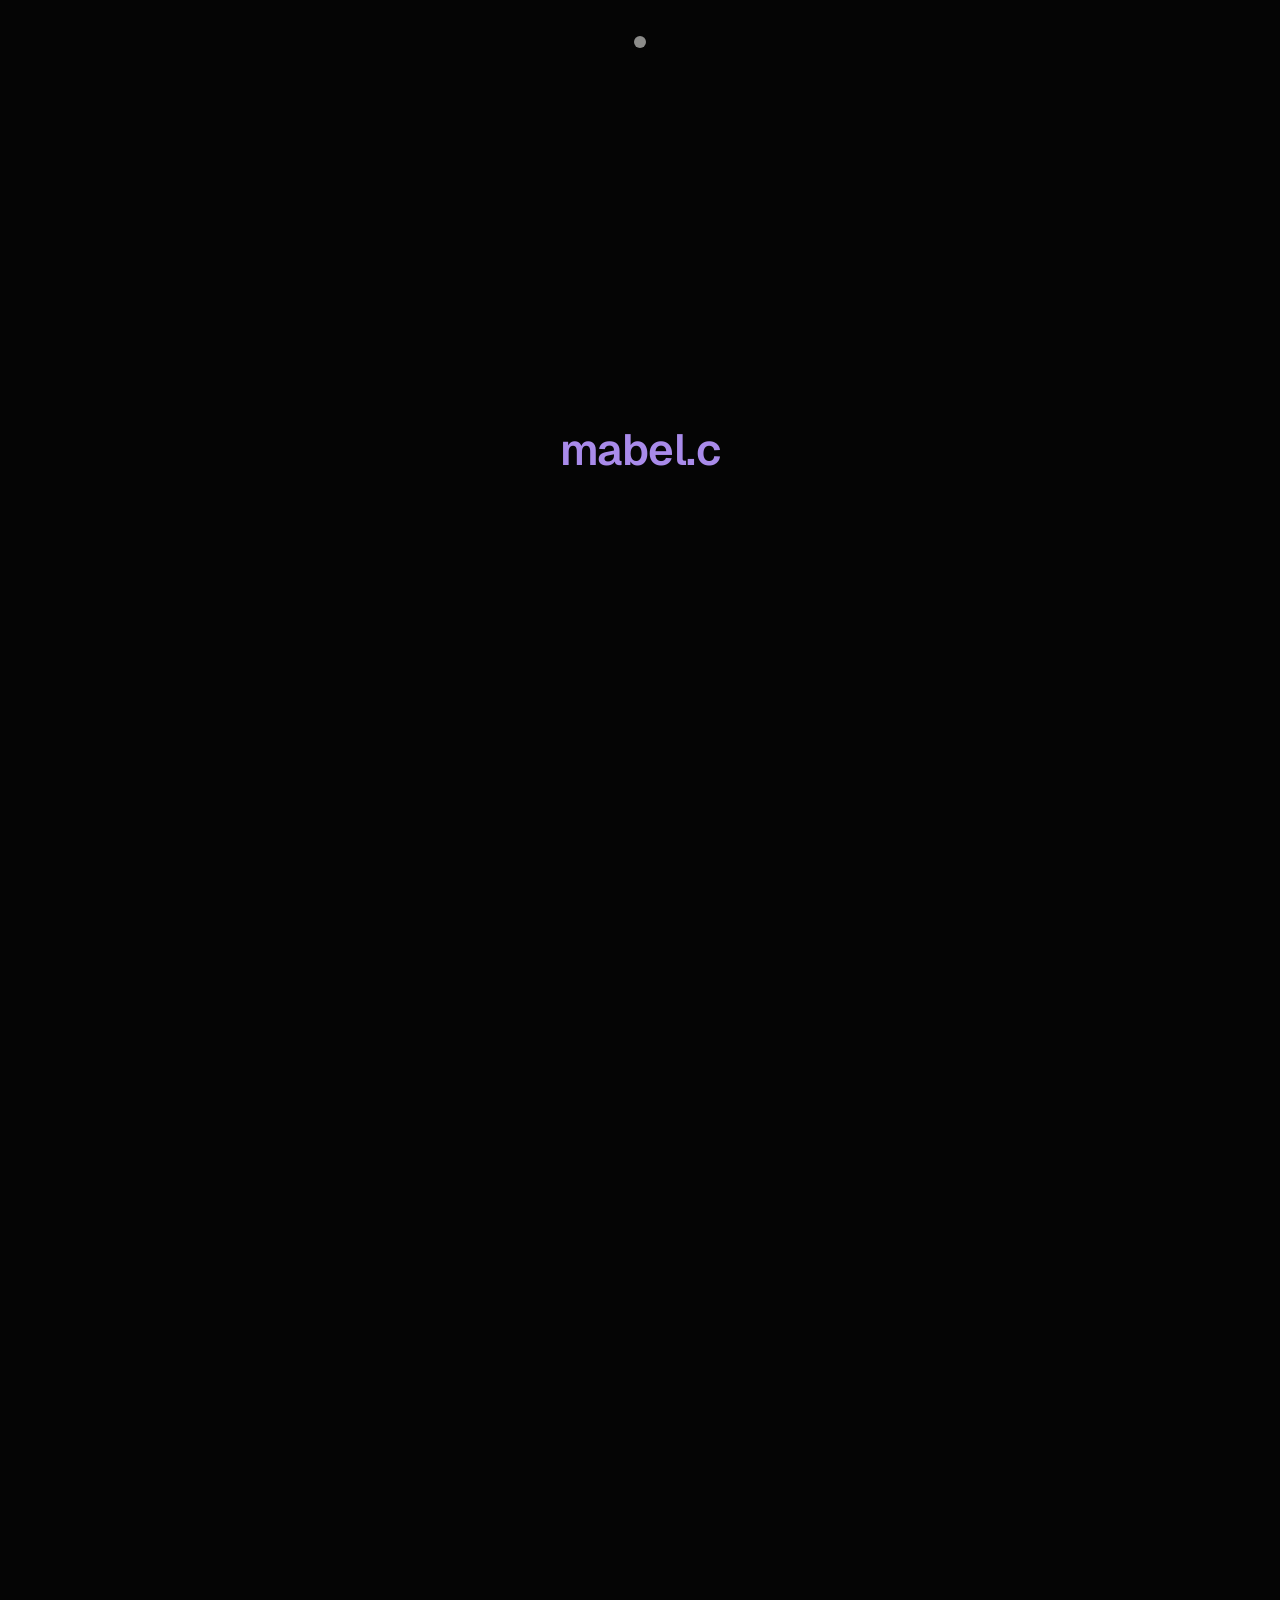
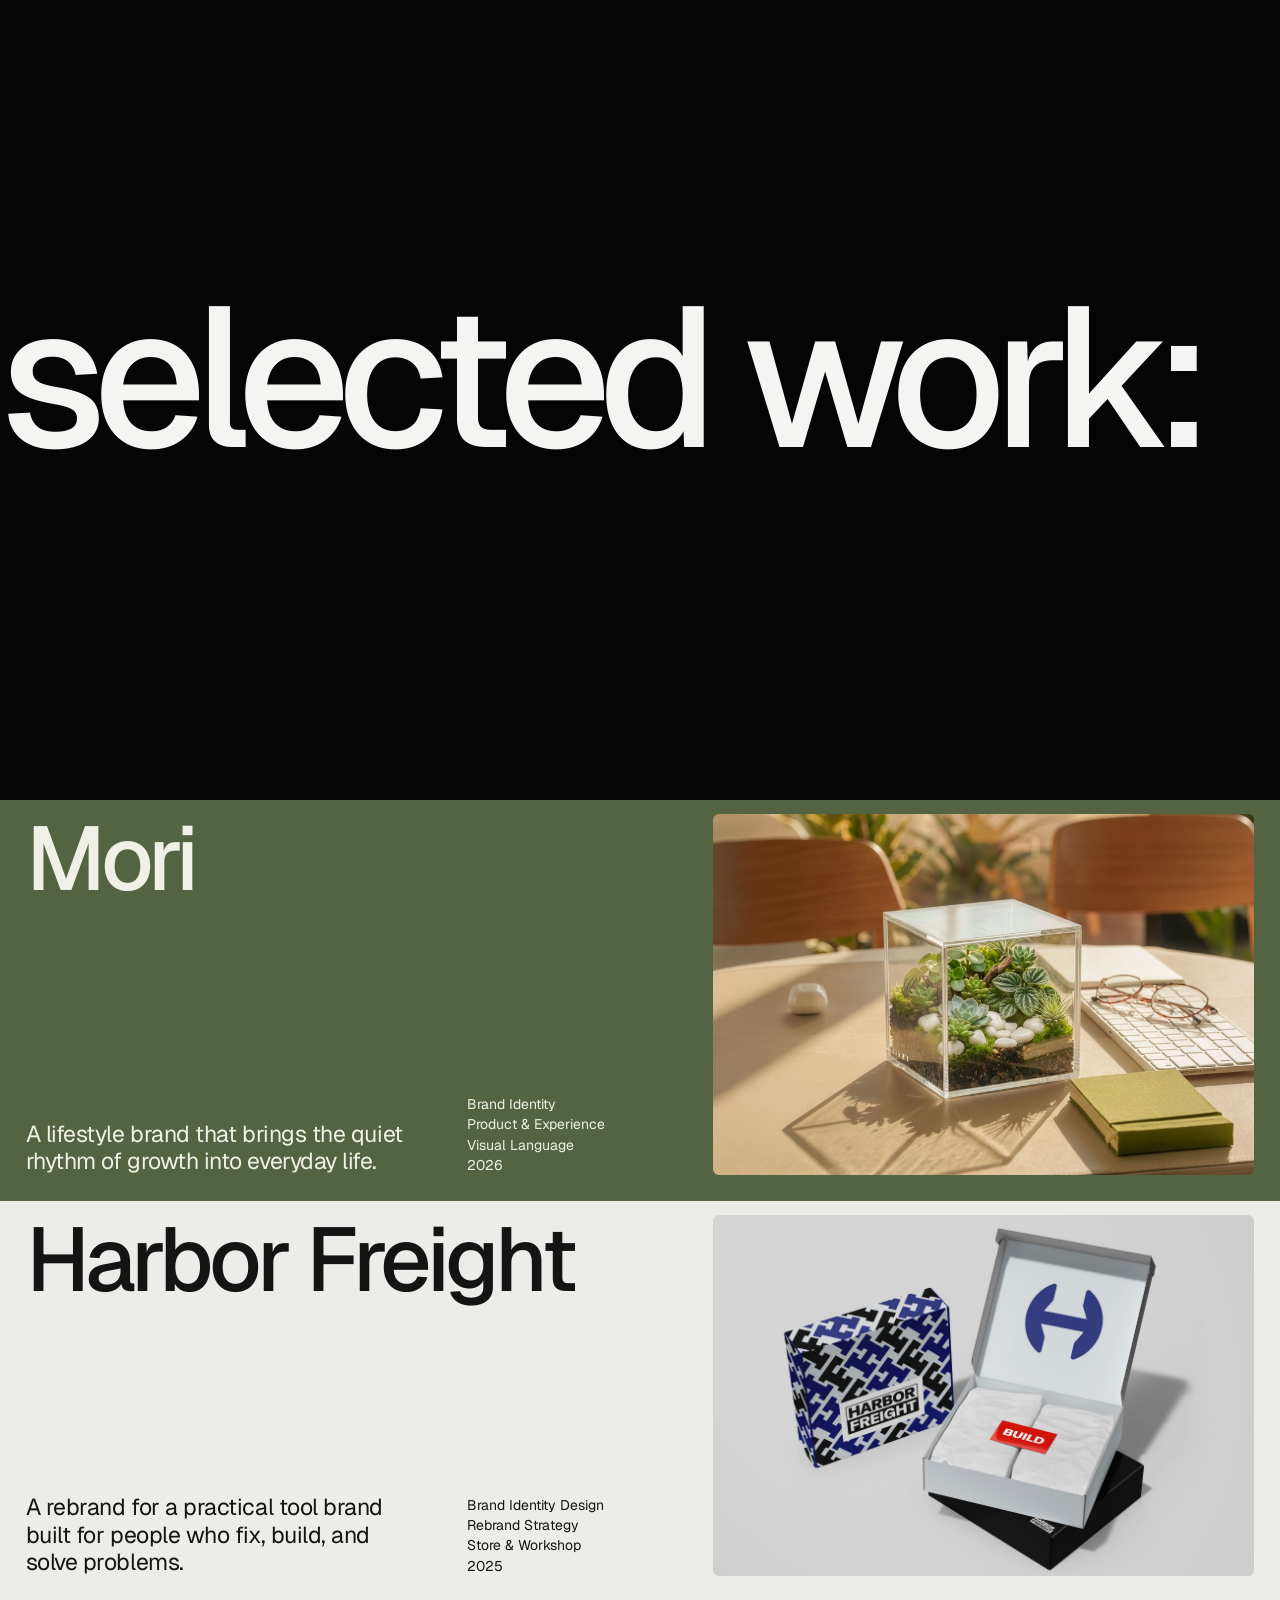
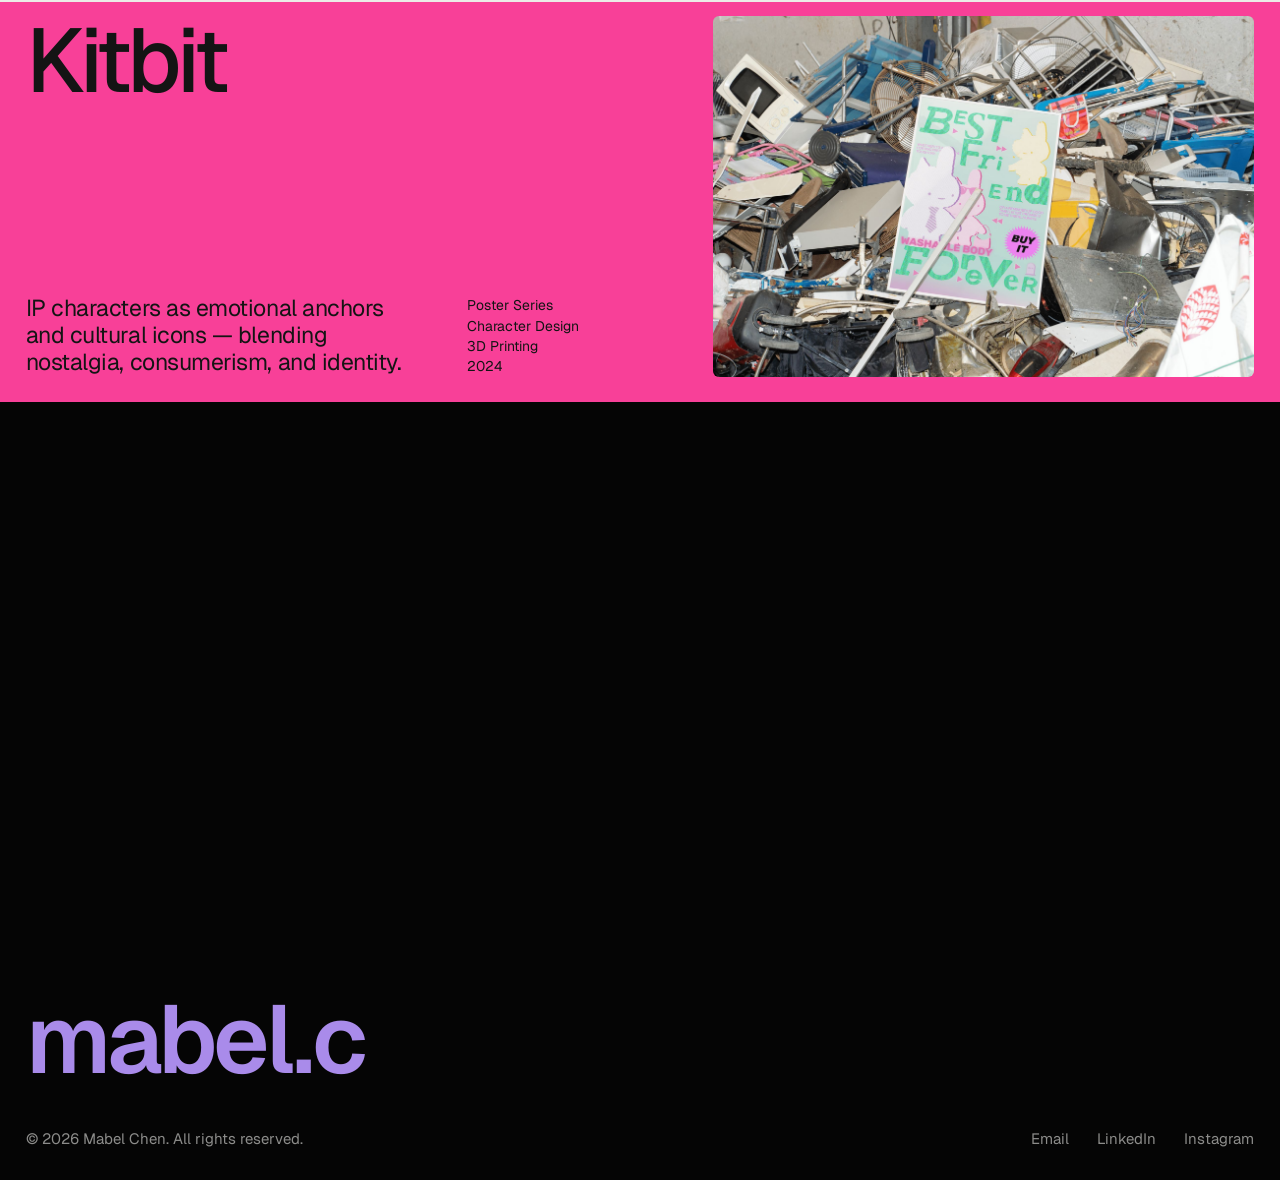
<file: index.html>
<!doctype html>
<html lang="en">
<head>
<meta charset="utf-8">
<meta name="viewport" content="width=device-width, initial-scale=1, viewport-fit=cover">
<title>mabel.chen — designer</title>
<meta name="description" content="Mabel Chen is a designer working across systems, narratives and quiet emotions.">
<link rel="icon" href="favicon.ico">
<link rel="preconnect" href="https://fonts.googleapis.com">
<link rel="preconnect" href="https://fonts.gstatic.com" crossorigin>
<link rel="stylesheet" href="https://fonts.googleapis.com/css2?family=Geist:wght@400..700&display=swap">
<link rel="stylesheet" href="style.css">
<script>try{if(localStorage.getItem('mc-theme')==='light')document.documentElement.setAttribute('data-theme','light')}catch(e){}</script>
</head>
<body>
<header class="hdr" style="opacity:0;pointer-events:none">
<a class="logo" href="index.html#selected" aria-label="mabel.chen — selected work"><span aria-hidden="true" style="display:inline-flex;align-items:flex-start"><span class="cube"><span class="cube-in"><span class="f f1">mabel</span><span class="f f2">m</span></span></span><span>.</span><span class="cube"><span class="cube-in"><span class="f f1">c</span><span class="f f2 fx">chen</span></span></span></span></a>
<nav aria-label="Primary"><a href="playground.html">playground</a><a href="about.html">about</a></nav>
</header>
<button type="button" class="tg" aria-label="Switch to day mode"><i></i></button>

<main>
<section class="hero" id="hero">
<div class="stage">
<h1 class="sr">mabel.chen — design that begins with close observation of everyday life. Systems; narratives; quiet emotions.</h1>

<div class="layer sent" aria-hidden="true">
<div class="sent-grid">
<div class="row" style="gap:.38em"><span><span data-k="w0">design</span> <span data-k="w1">that</span></span><span class="sb" data-k="b0"><img src="img/obs-notes.jpg" alt=""></span></div>
<div class="row" style="justify-content:flex-end"><span><span data-k="w2">begins</span> <span data-k="w3">with</span></span></div>
<div class="row" style="justify-content:space-between"><span style="display:flex;align-items:flex-end;gap:.18em"><span data-k="w4">close</span><span class="sb" data-k="b1" style="width:1.69em;height:1.69em;margin-top:-.69em"><img src="img/obs-ink.jpg" alt="" style="object-position:50% 45%"></span></span><span class="sb" data-k="b2" style="height:1.15em;margin-bottom:-.15em"><img src="img/obs-poster.jpg" alt=""></span></div>
<div><span data-k="w5">observation</span> <span data-k="w6">of</span></div>
<div style="justify-self:end;display:grid;width:max-content"><div><span data-k="w7">everyday</span> <span data-k="w8">life</span></div><span class="sb" data-k="b3" style="height:2.4em;margin-top:.06em"><img src="img/obs-figure.jpg" alt=""></span></div>
</div>
</div>

<div class="layer vals" aria-hidden="true" style="opacity:0">
<div class="vals-in">
<span style="text-align:left">systems;</span>
<span style="text-align:right">narratives;</span>
<span style="text-align:left;margin-top:.3em">quiet</span>
<span style="text-align:left;padding-left:30%"><span style="position:relative;display:inline-block">emotions.<span class="emo"><img class="cover" src="img/mori-desk.jpg" alt=""></span></span></span>
</div>
</div>

<a class="zoom" href="mori.html" data-items='[{"name":"Mori","title":"Mori · 2026","href":"mori.html"},{"name":"Harbor Freight","title":"Harbor Freight · 2025","href":"harbor-freight.html"},{"name":"Kitbit","title":"Kitbit · 2024","href":"kitbit.html"}]' aria-label="Open Mori">
<div class="zi"><img src="img/mori-desk.jpg" alt="Mori posters at a park entrance"></div>
<div class="zi" style="clip-path:inset(100% 0 0 0)"><img src="img/hf-billboard.jpg" alt="Harbor Freight billboard campaign" loading="lazy"></div>
<div class="zi" style="clip-path:inset(100% 0 0 0)"><img src="img/kb-street.jpg" alt="Kitbit posters on the street" loading="lazy"></div>
<div class="cap" style="opacity:0"><span class="cap-t"></span><span class="cap-i"></span></div>
</a>

<button type="button" class="intro" aria-label="Enter mabel.chen portfolio"><span class="logo"><span aria-hidden="true" style="display:inline-flex;align-items:flex-start"><span class="cube"><span class="cube-in"><span class="f f1">mabel</span><span class="f f2">m</span></span></span><span>.</span><span class="cube"><span class="cube-in"><span class="f f1">c</span><span class="f f2 fx">chen</span></span></span></span></span></button>
</div>
</section>

<section class="mq-wrap" id="selected" aria-label="Selected work">
<h2 aria-hidden="true"><span class="mq"><span>selected work:</span><span>selected work:</span><span>selected work:</span><span>selected work:</span><span>selected work:</span><span>selected work:</span></span></h2>
</section>

<section class="cards" id="work">
<article class="card" style="--i:0;background:#546442;color:#F1F0E6">
<div class="card-l">
<h3><a href="mori.html">Mori</a></h3>
<div class="card-b"><p>A lifestyle brand that brings the quiet rhythm of growth into everyday life.</p><ul><li>Brand Identity</li><li>Product &amp; Experience</li><li>Visual Language</li><li>2026</li></ul></div>
</div>
<a class="card-img" href="mori.html" aria-label="Open Mori"><img src="img/mori-card.jpg" alt="Mori project image" loading="lazy"></a>
</article>
<article class="card" style="--i:1;background:#ECECE8;color:#141414">
<div class="card-l">
<h3><a href="harbor-freight.html">Harbor Freight</a></h3>
<div class="card-b"><p>A rebrand for a practical tool brand built for people who fix, build, and solve problems.</p><ul><li>Brand Identity Design</li><li>Rebrand Strategy</li><li>Store &amp; Workshop</li><li>2025</li></ul></div>
</div>
<a class="card-img" href="harbor-freight.html" aria-label="Open Harbor Freight"><img src="img/hf-card.jpg" alt="Harbor Freight project image" loading="lazy"></a>
</article>
<article class="card" style="--i:2;background:#F84098;color:#141414">
<div class="card-l">
<h3><a href="kitbit.html">Kitbit</a></h3>
<div class="card-b"><p>IP characters as emotional anchors and cultural icons — blending nostalgia, consumerism, and identity.</p><ul><li>Poster Series</li><li>Character Design</li><li>3D Printing</li><li>2024</li></ul></div>
</div>
<a class="card-img" href="kitbit.html" aria-label="Open Kitbit"><img src="img/kb-card.jpg" alt="Kitbit project image" loading="lazy"></a>
</article>
<div class="cards-hold" aria-hidden="true"></div>
</section>
</main>
<footer class="contact pfoot" id="contact">
<a class="logo foot-logo" href="mailto:aestatis511@gmail.com" aria-label="Say hello — email Mabel Chen"><span aria-hidden="true" class="cube"><span class="cube-in"><span class="f f1">mabel.c</span><span class="f f2 fx">say hello</span></span></span></a>
<div class="foot"><span>© 2026 Mabel Chen. All rights reserved.</span><nav><a href="mailto:aestatis511@gmail.com">Email</a><a href="https://www.linkedin.com/in/mabel-chen-61757a385/" target="_blank" rel="noopener">LinkedIn</a><a href="https://www.instagram.com/aestatis_mare?igsh=OGQ5ZDc2ODk2ZA==" target="_blank" rel="noopener">Instagram</a></nav></div>
</footer>
<div class="cur" aria-hidden="true"><i></i></div>
<script src="main.js"></script>
</body>
</html>
</file>
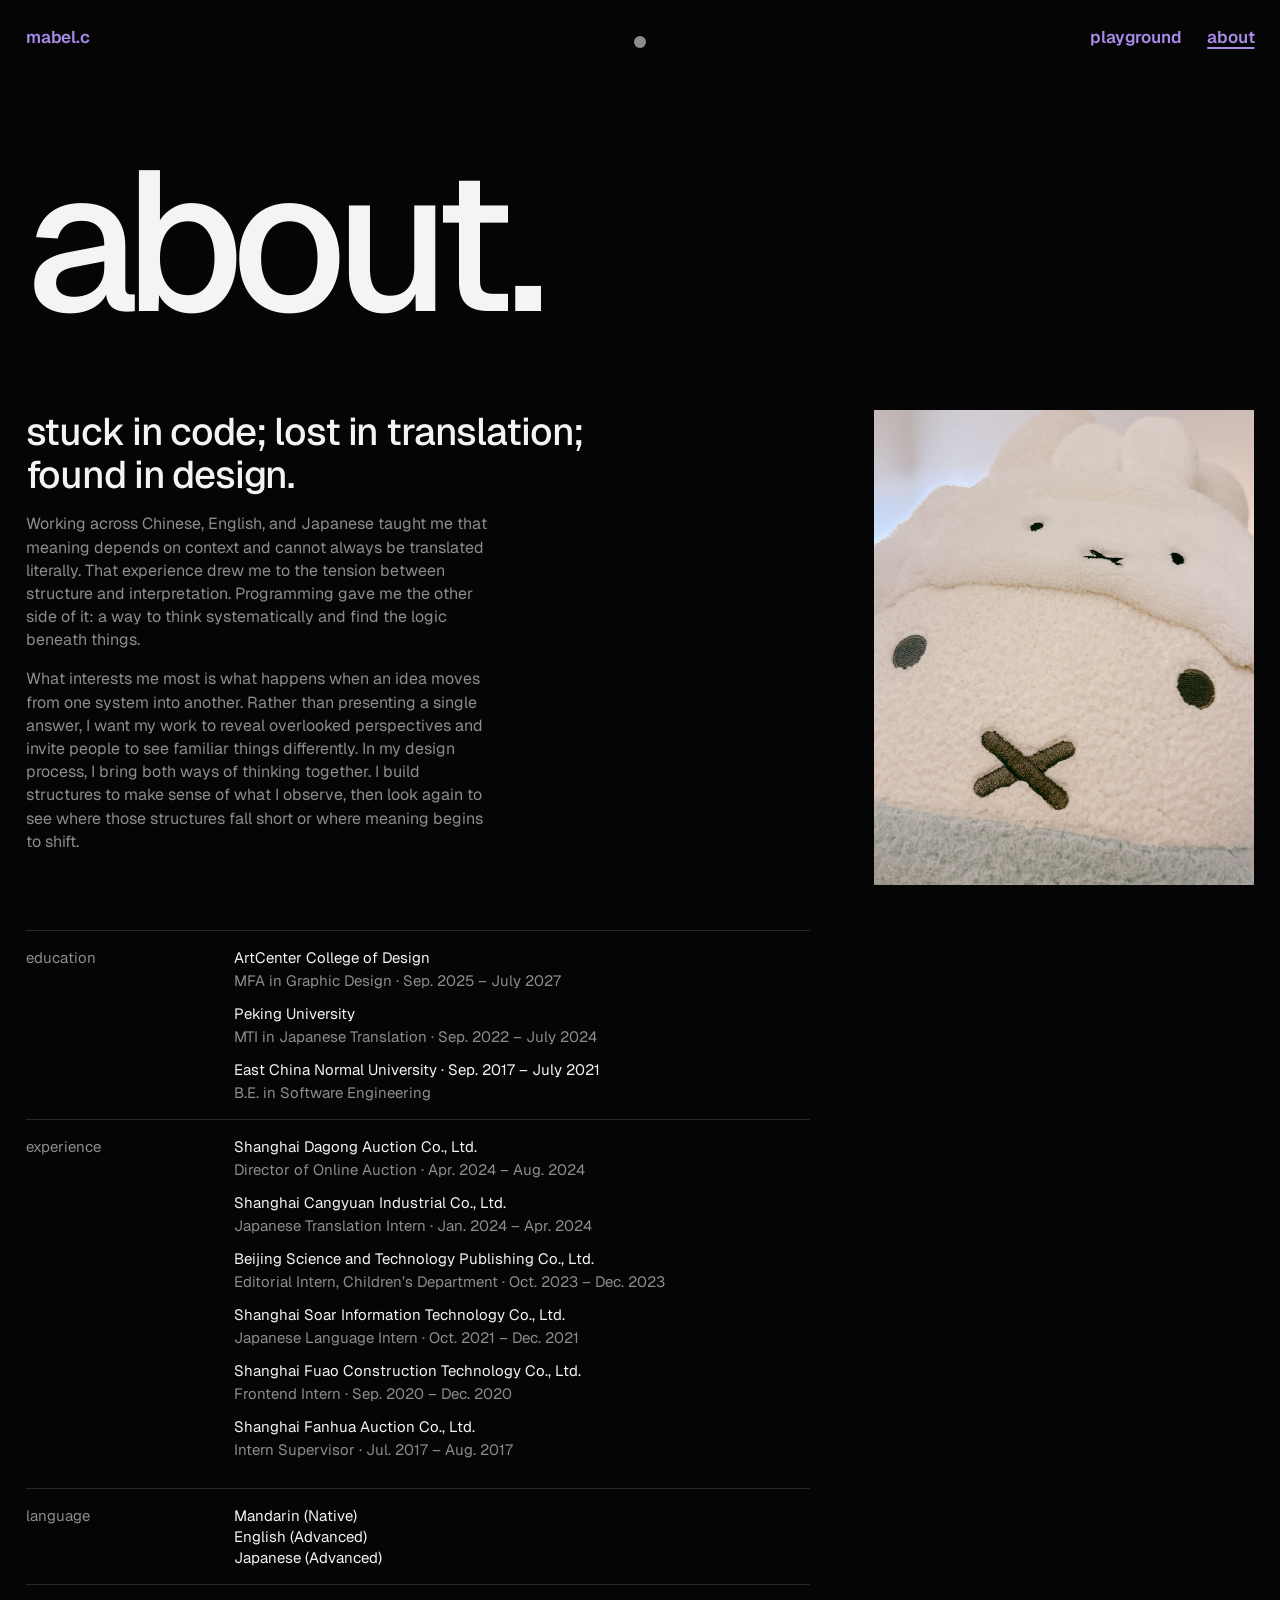
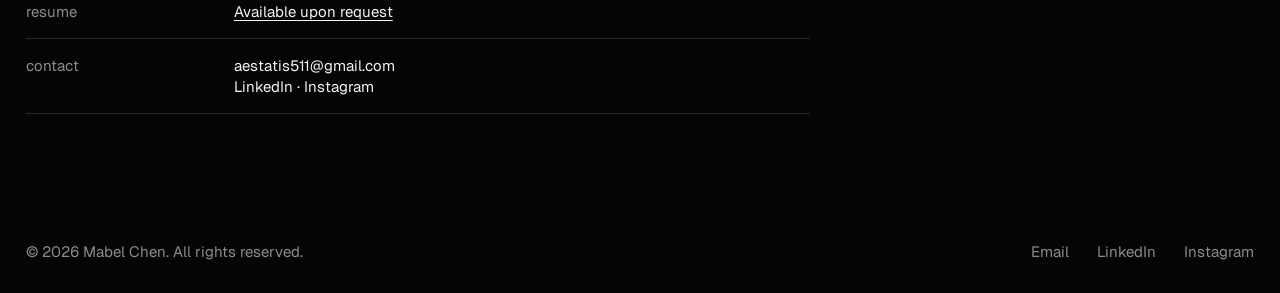
<file: about.html>
<!doctype html>
<html lang="en">
<head>
<meta charset="utf-8">
<meta name="viewport" content="width=device-width, initial-scale=1, viewport-fit=cover">
<title>about — mabel.chen</title>
<meta name="description" content="About Mabel Chen, designer.">
<link rel="icon" href="favicon.ico">
<link rel="preconnect" href="https://fonts.googleapis.com">
<link rel="preconnect" href="https://fonts.gstatic.com" crossorigin>
<link rel="stylesheet" href="https://fonts.googleapis.com/css2?family=Geist:wght@400..700&display=swap">
<link rel="stylesheet" href="style.css">
<script>try{if(localStorage.getItem('mc-theme')==='light')document.documentElement.setAttribute('data-theme','light')}catch(e){}</script>
</head>
<body>
<header class="hdr">
<a class="logo" href="index.html#selected" aria-label="mabel.chen — selected work"><span aria-hidden="true" style="display:inline-flex;align-items:flex-start"><span class="cube"><span class="cube-in"><span class="f f1">mabel</span><span class="f f2">m</span></span></span><span>.</span><span class="cube"><span class="cube-in"><span class="f f1">c</span><span class="f f2 fx">chen</span></span></span></span></a>
<nav aria-label="Primary"><a href="playground.html">playground</a><a href="about.html" aria-current="page">about</a></nav>
</header>
<button type="button" class="tg" aria-label="Switch to day mode"><i></i></button>

<main class="page px">
<h1 class="big">about.</h1>
<div style="display:flex;flex-wrap:wrap;gap:clamp(40px,5vw,80px);align-items:flex-start;margin-top:clamp(56px,7vw,112px)">
<div style="flex:1 1 420px;display:flex;flex-direction:column;gap:clamp(48px,6vw,96px)">
<div>
<p style="margin:0;max-width:26ch;font-size:clamp(26px,3vw,48px);line-height:1.12;letter-spacing:-0.03em;font-weight:500">stuck in code; lost in translation;<br>found in design.</p>
<p class="body" style="margin-top:16px">Working across Chinese, English, and Japanese taught me that meaning depends on context and cannot always be translated literally. That experience drew me to the tension between structure and interpretation. Programming gave me the other side of it: a way to think systematically and find the logic beneath things.</p>
<p class="body" style="margin-top:16px">What interests me most is what happens when an idea moves from one system into another. Rather than presenting a single answer, I want my work to reveal overlooked perspectives and invite people to see familiar things differently. In my design process, I bring both ways of thinking together. I build structures to make sense of what I observe, then look again to see where those structures fall short or where meaning begins to shift.</p>
</div>
<div class="rows">
<div><span class="k">education</span><span>ArtCenter College of Design<div class="mini">MFA in Graphic Design · Sep. 2025 – July 2027</div><div style="margin-top:12px">Peking University</div><div class="mini">MTI in Japanese Translation · Sep. 2022 – July 2024</div><div style="margin-top:12px">East China Normal University · Sep. 2017 – July 2021</div><div class="mini">B.E. in Software Engineering</div></span></div>
<div><span class="k">experience</span><span><div style="margin-bottom:12px">Shanghai Dagong Auction Co., Ltd.<div class="mini">Director of Online Auction · Apr. 2024 – Aug. 2024</div></div><div style="margin-bottom:12px">Shanghai Cangyuan Industrial Co., Ltd.<div class="mini">Japanese Translation Intern · Jan. 2024 – Apr. 2024</div></div><div style="margin-bottom:12px">Beijing Science and Technology Publishing Co., Ltd.<div class="mini">Editorial Intern, Children’s Department · Oct. 2023 – Dec. 2023</div></div><div style="margin-bottom:12px">Shanghai Soar Information Technology Co., Ltd.<div class="mini">Japanese Language Intern · Oct. 2021 – Dec. 2021</div></div><div style="margin-bottom:12px">Shanghai Fuao Construction Technology Co., Ltd.<div class="mini">Frontend Intern · Sep. 2020 – Dec. 2020</div></div><div style="margin-bottom:12px">Shanghai Fanhua Auction Co., Ltd.<div class="mini">Intern Supervisor · Jul. 2017 – Aug. 2017</div></div></span></div>
<div><span class="k">language</span><span>Mandarin (Native)<br>English (Advanced)<br>Japanese (Advanced)</span></div>
<div><span class="k">resume</span><span><a href="mailto:aestatis511@gmail.com?subject=Resume%20Request" style="text-decoration:underline;text-underline-offset:3px">Available upon request</a></span></div>
<div><span class="k">contact</span><span><a href="mailto:aestatis511@gmail.com">aestatis511@gmail.com</a><br><a href="https://www.linkedin.com/in/mabel-chen-61757a385/" target="_blank" rel="noopener">LinkedIn</a> · <a href="https://www.instagram.com/aestatis_mare?igsh=OGQ5ZDc2ODk2ZA==" target="_blank" rel="noopener">Instagram</a></span></div>
</div>
</div>
<div class="media" style="flex:0 1 380px;width:100%;aspect-ratio:4 / 5"><img src="img/about.jpg" alt="A plush toy wearing a knitted hat"></div>
</div>
</main>
<footer class="contact" id="contact" style="padding-top:clamp(96px,10vw,160px)">
<div class="foot"><span>© 2026 Mabel Chen. All rights reserved.</span><nav><a href="mailto:aestatis511@gmail.com">Email</a><a href="https://www.linkedin.com/in/mabel-chen-61757a385/" target="_blank" rel="noopener">LinkedIn</a><a href="https://www.instagram.com/aestatis_mare?igsh=OGQ5ZDc2ODk2ZA==" target="_blank" rel="noopener">Instagram</a></nav></div>
</footer>
<div class="cur" aria-hidden="true"><i></i></div>
<script src="main.js"></script>
</body>
</html>
</file>
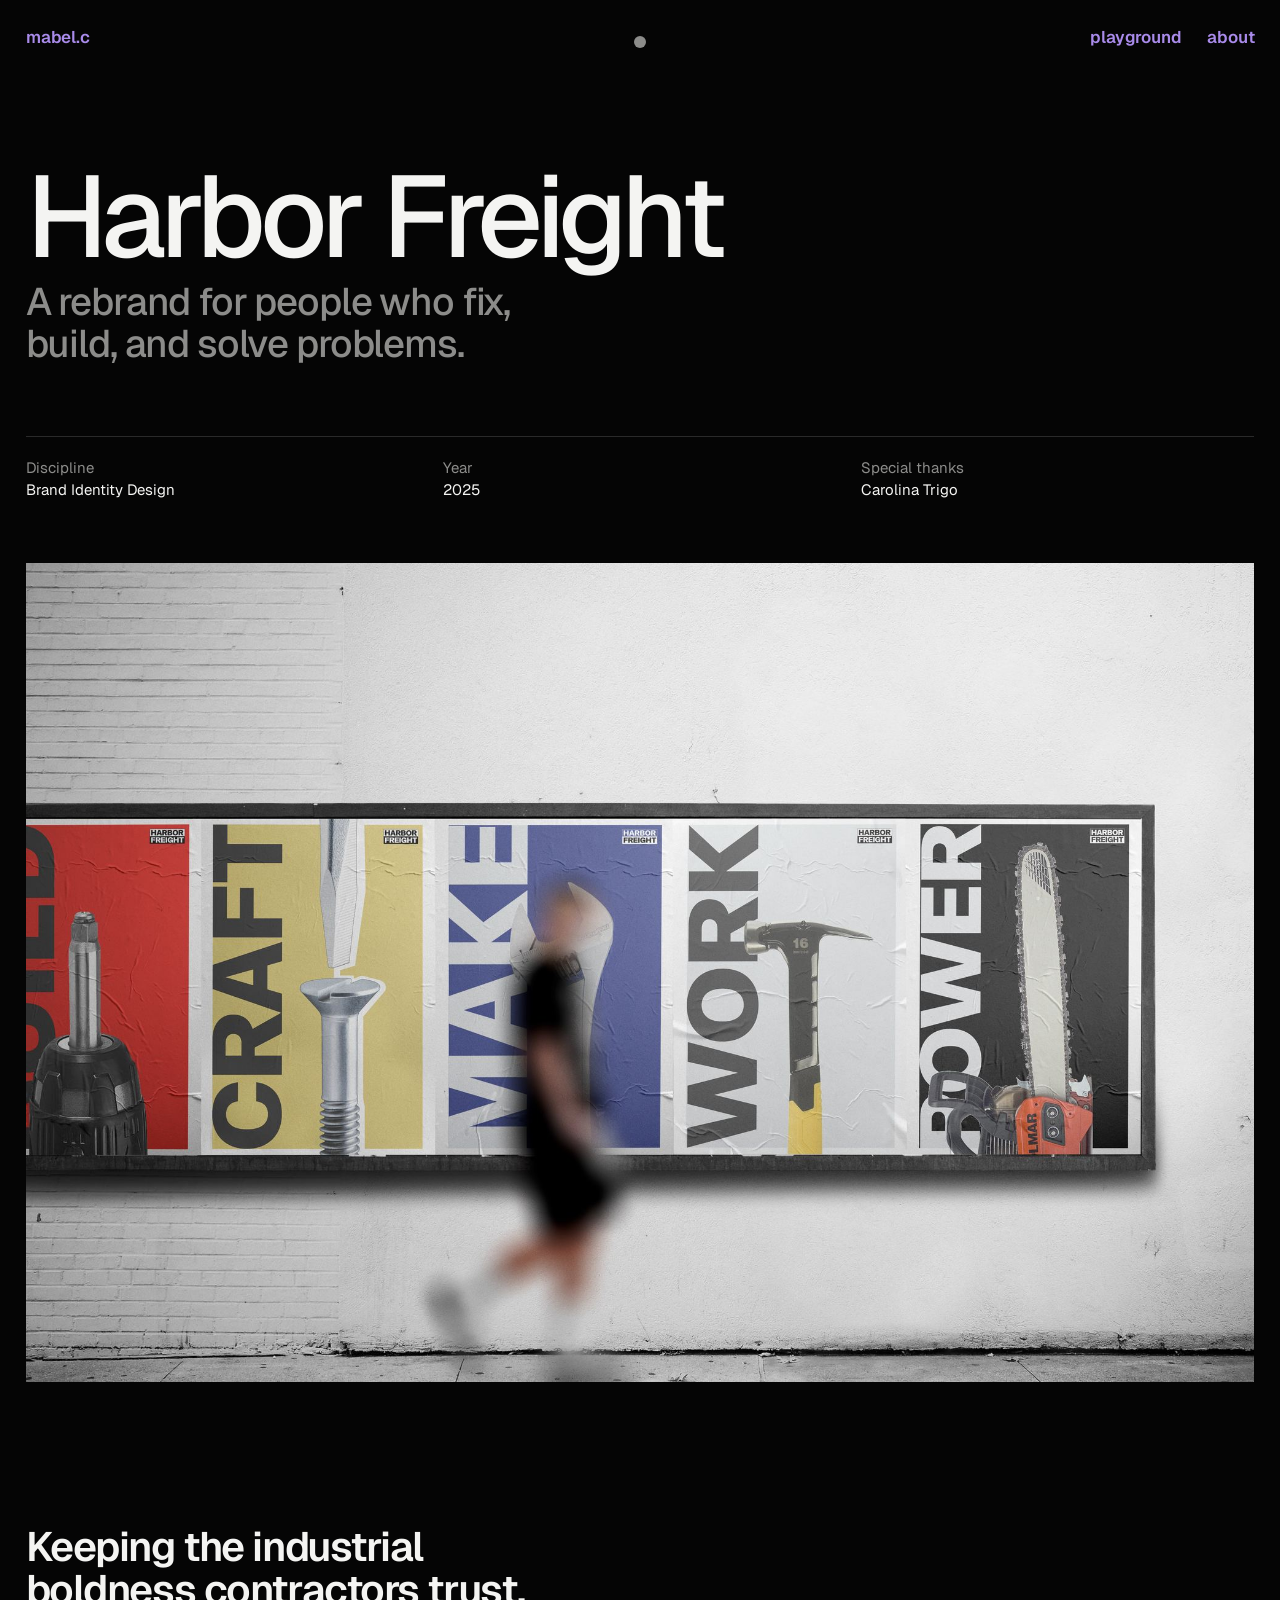
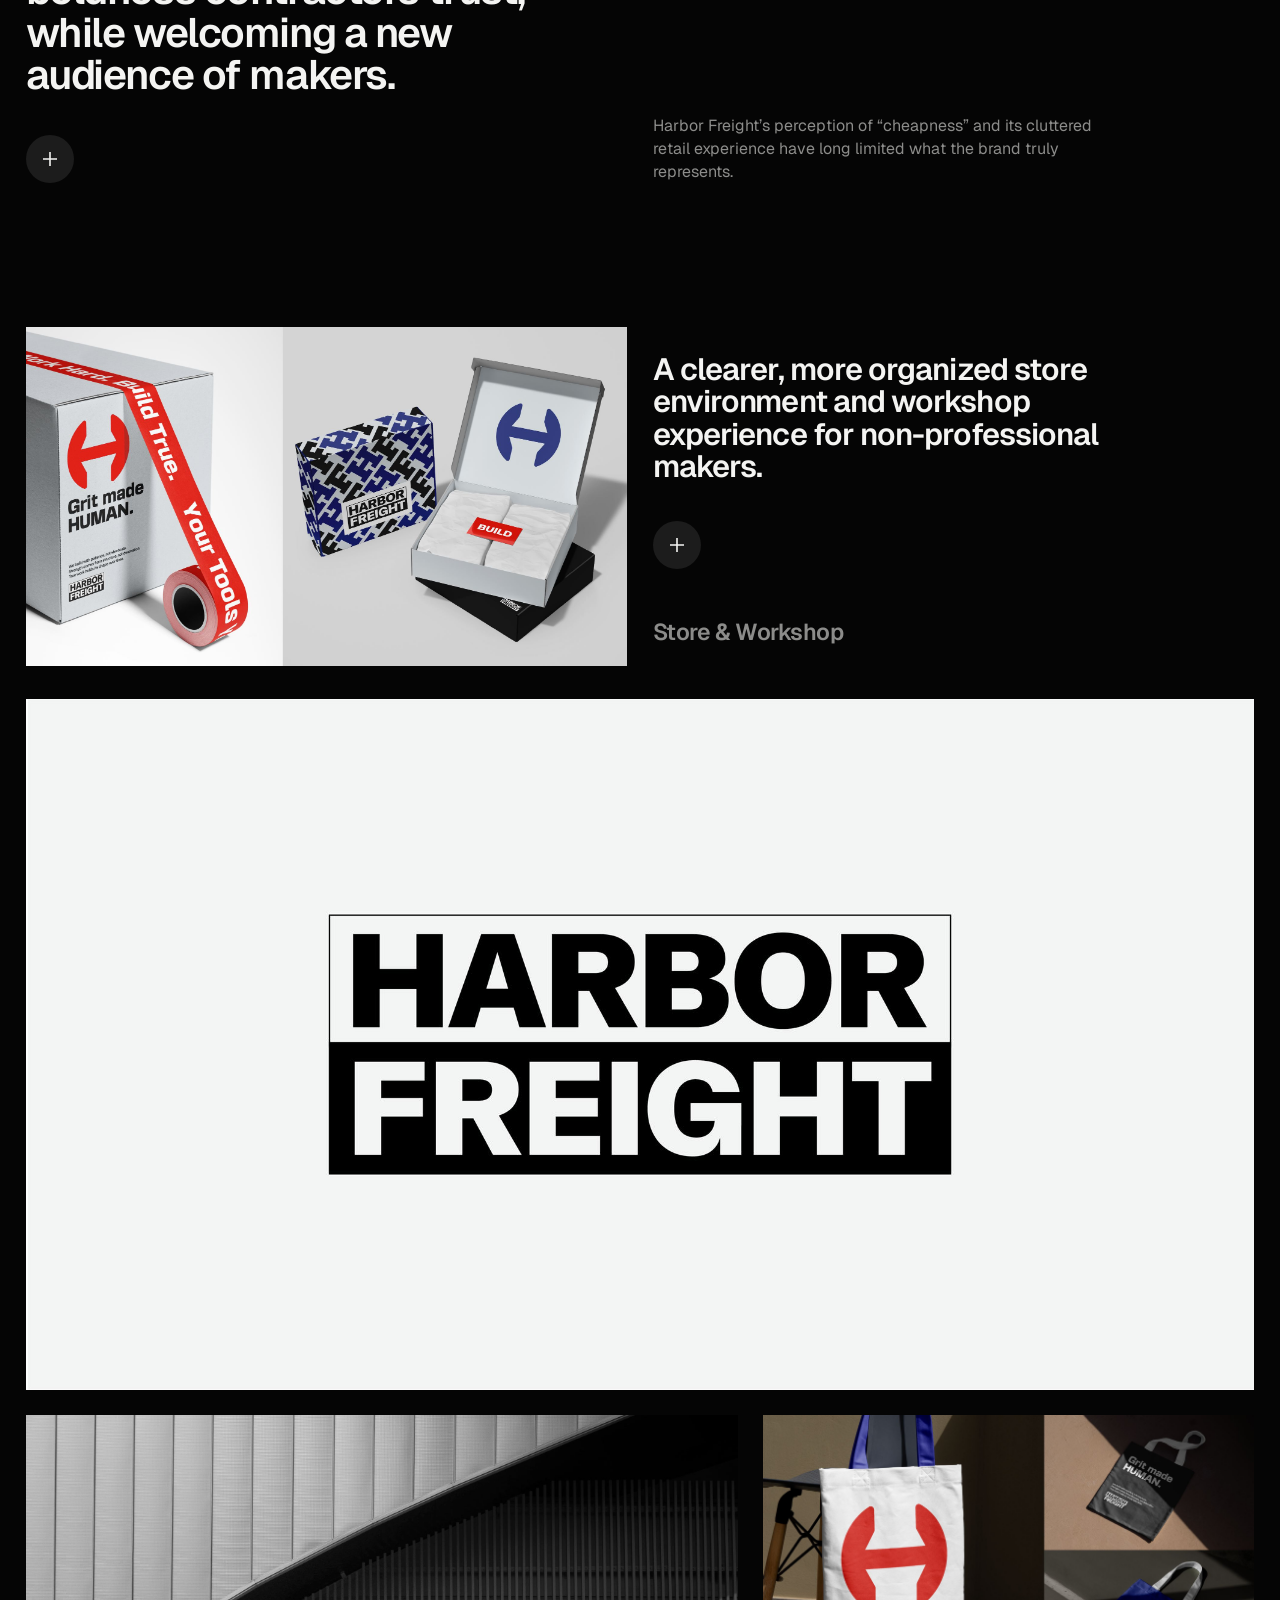
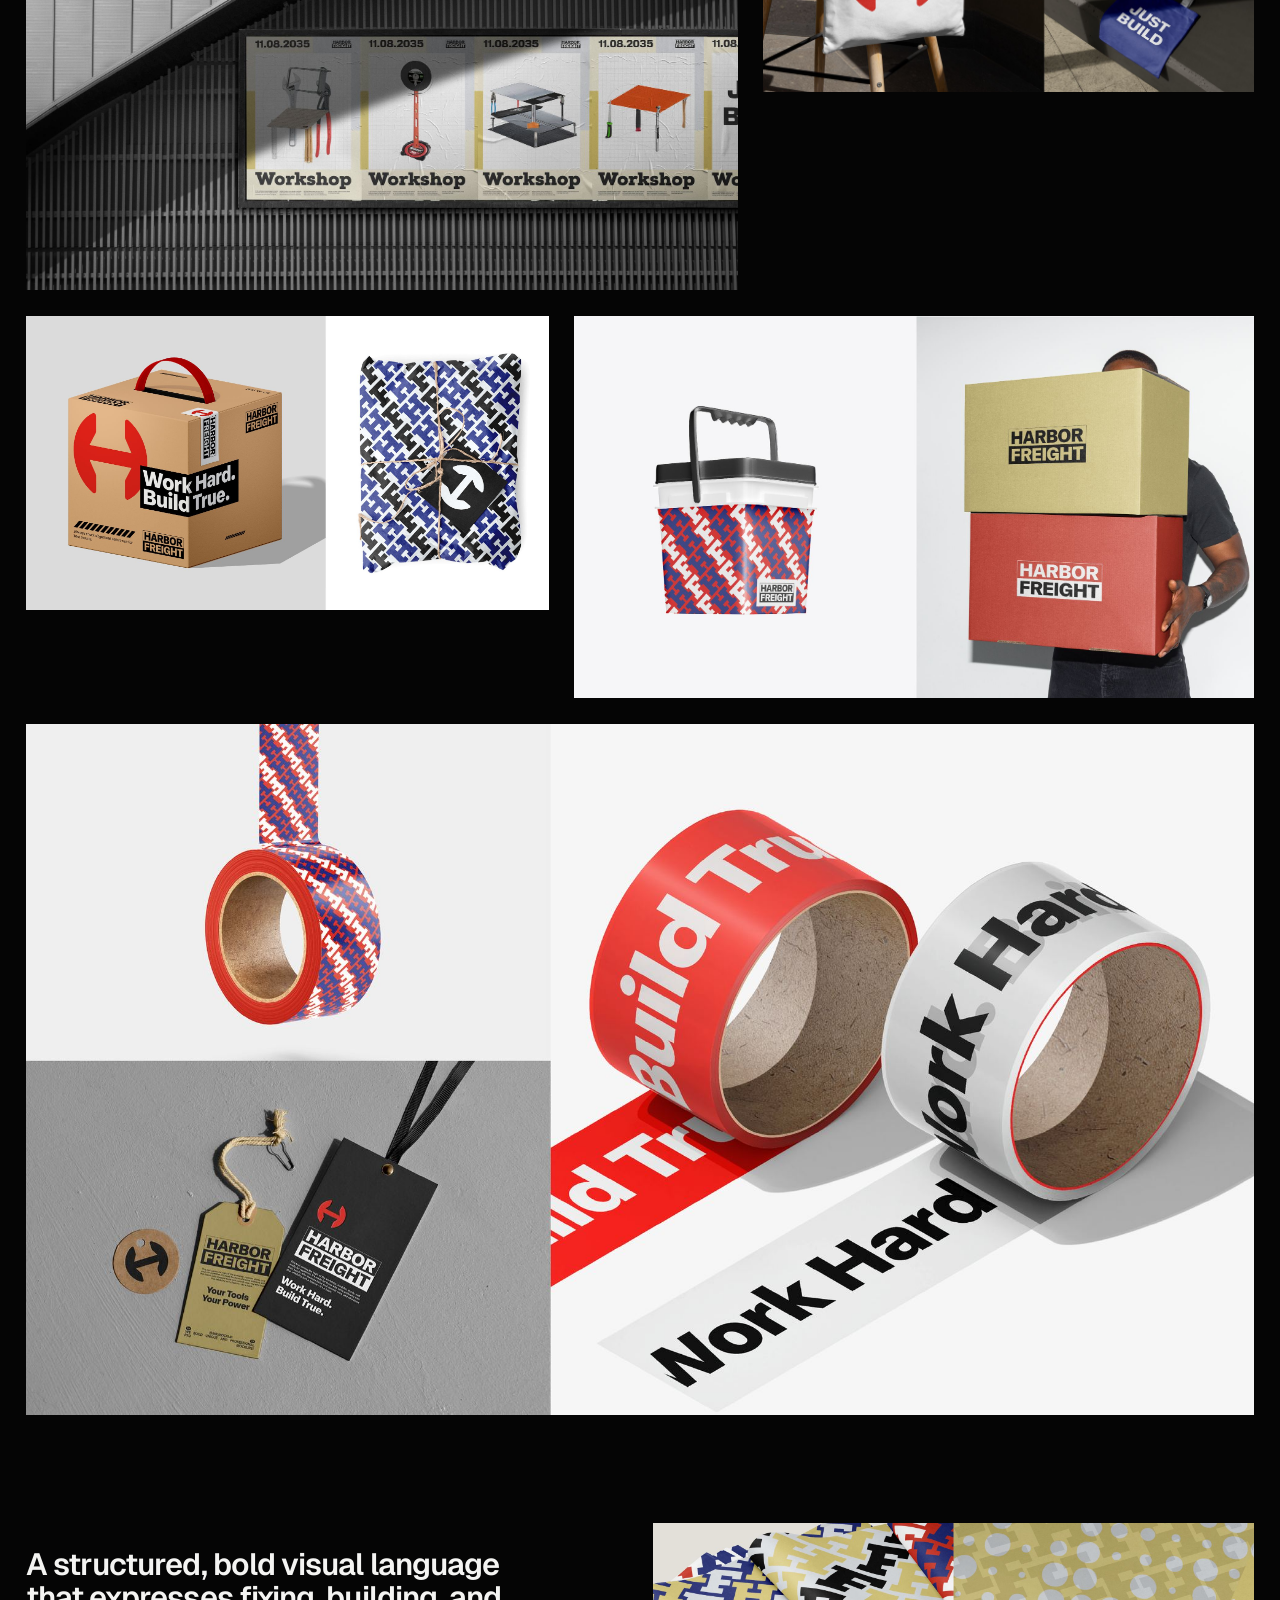
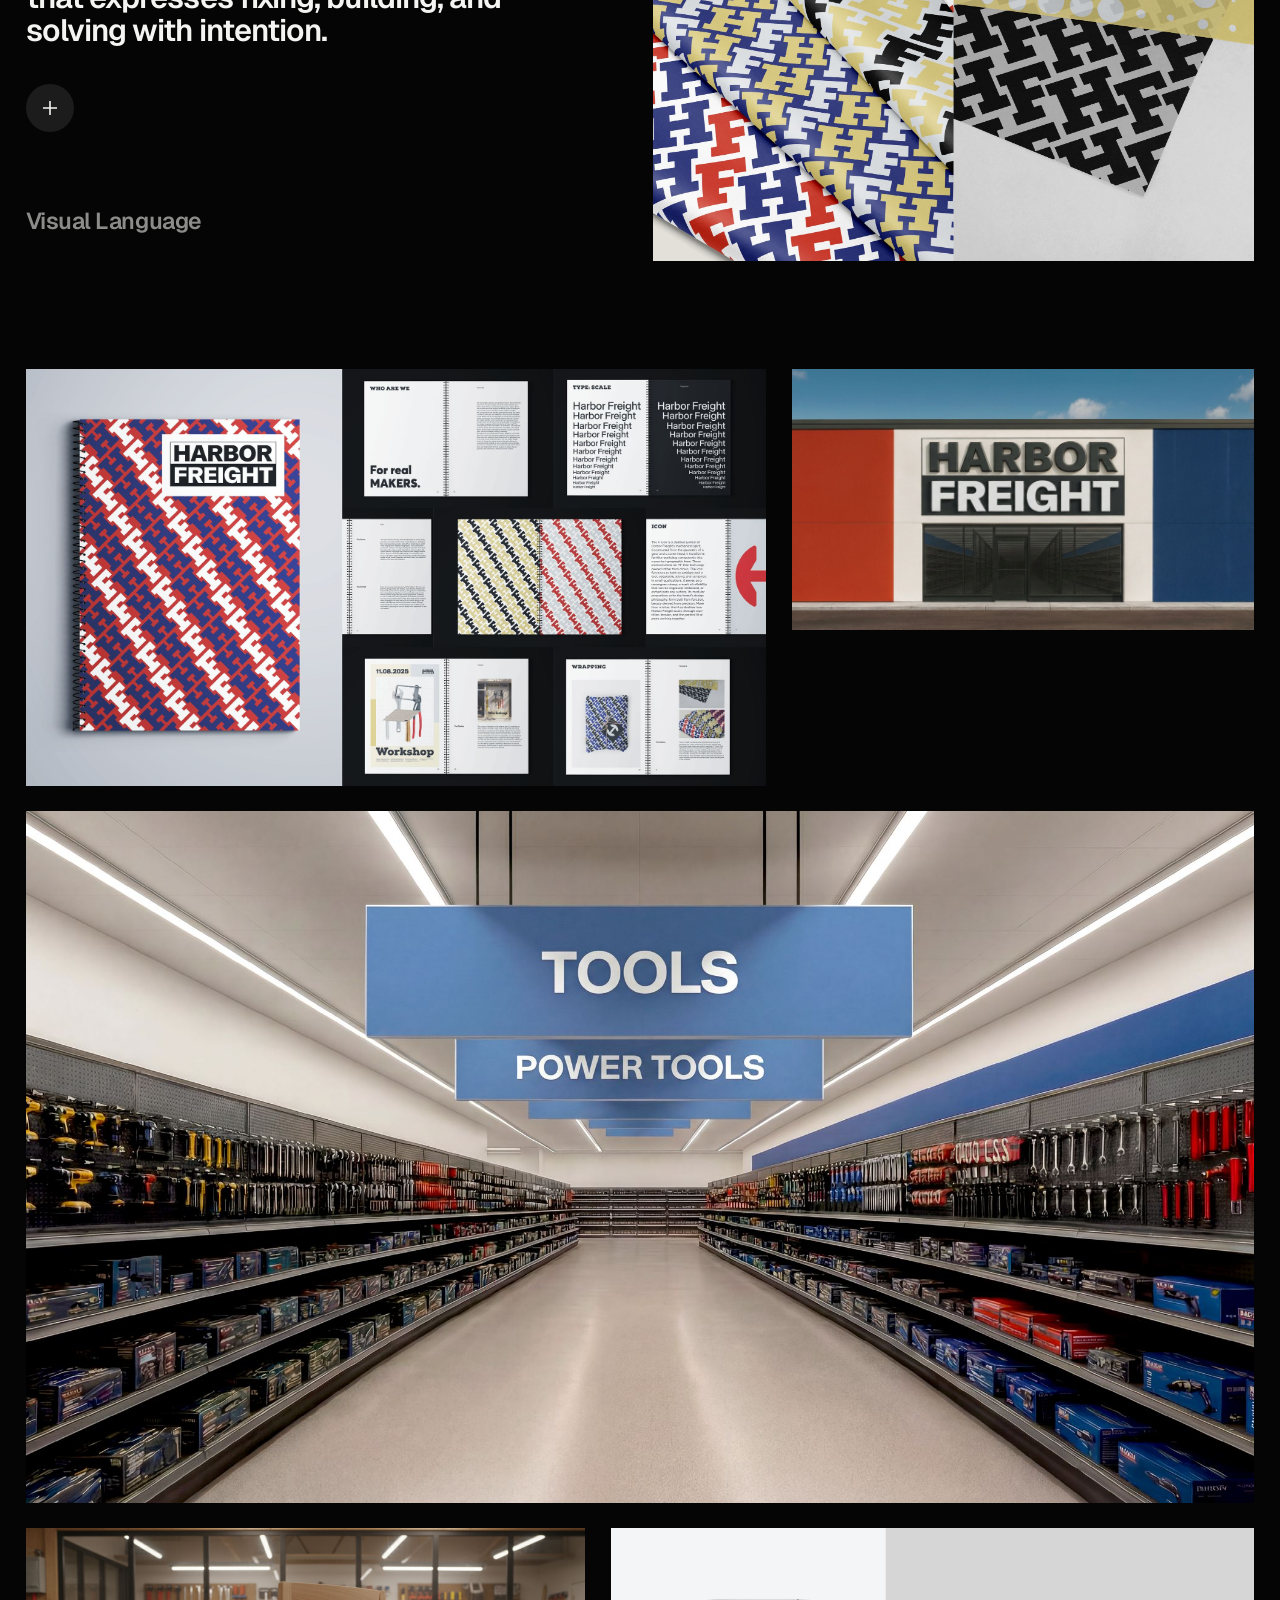
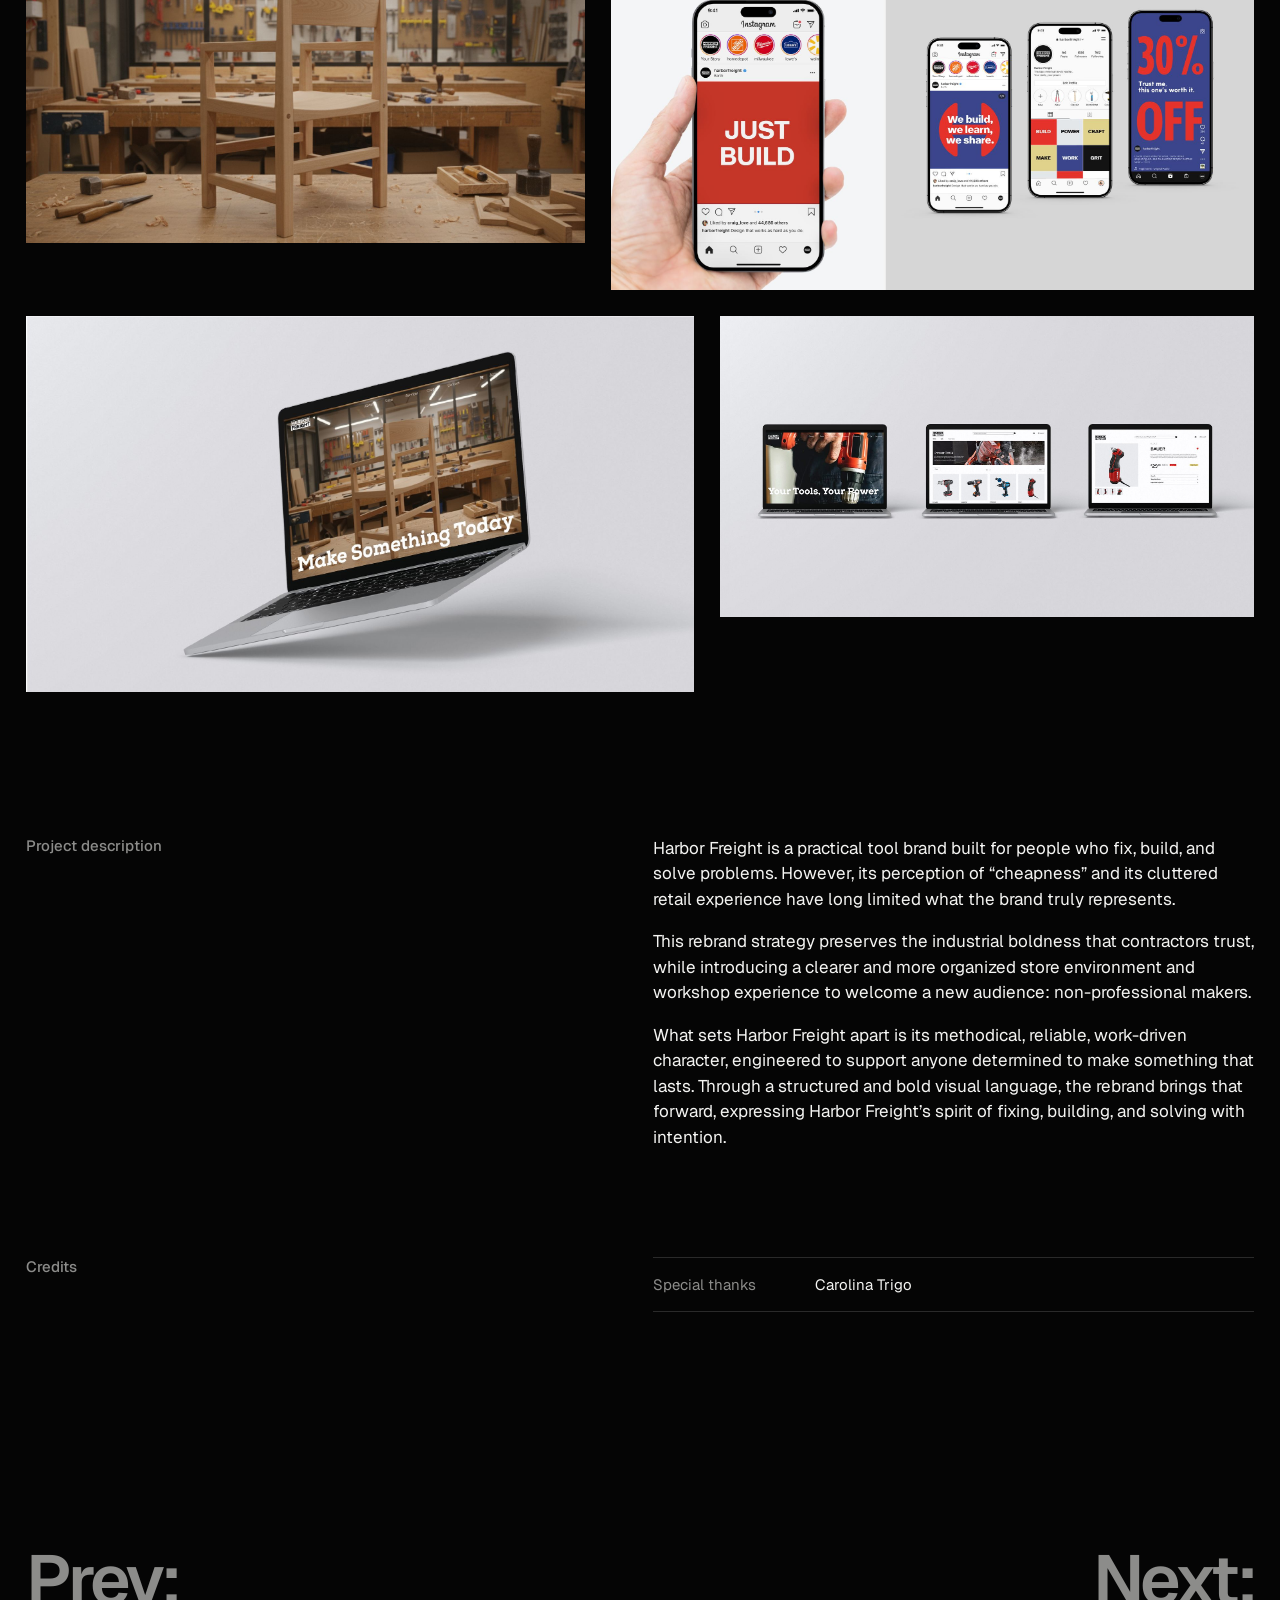
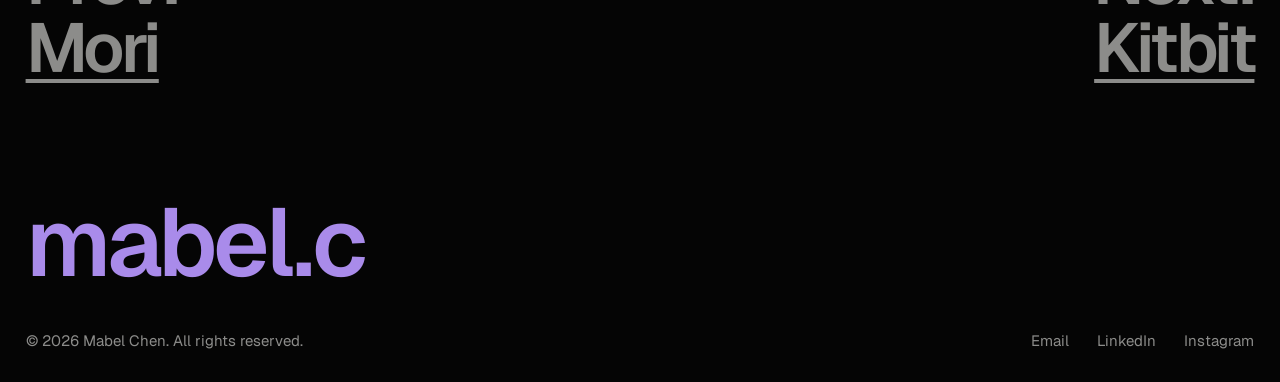
<file: harbor-freight.html>
<!doctype html>
<html lang="en">
<head>
<meta charset="utf-8">
<meta name="viewport" content="width=device-width, initial-scale=1, viewport-fit=cover">
<title>Harbor Freight — mabel.chen</title>
<meta name="description" content="Harbor Freight rebrand — brand identity design, 2025.">
<link rel="icon" href="favicon.ico">
<link rel="preconnect" href="https://fonts.googleapis.com">
<link rel="preconnect" href="https://fonts.gstatic.com" crossorigin>
<link rel="stylesheet" href="https://fonts.googleapis.com/css2?family=Geist:wght@400..700&display=swap">
<link rel="stylesheet" href="style.css">
<script>try{if(localStorage.getItem('mc-theme')==='light')document.documentElement.setAttribute('data-theme','light')}catch(e){}</script>
</head>
<body>
<header class="hdr">
<a class="logo" href="index.html#selected" aria-label="mabel.chen — selected work"><span aria-hidden="true" style="display:inline-flex;align-items:flex-start"><span class="cube"><span class="cube-in"><span class="f f1">mabel</span><span class="f f2">m</span></span></span><span>.</span><span class="cube"><span class="cube-in"><span class="f f1">c</span><span class="f f2 fx">chen</span></span></span></span></a>
<nav aria-label="Primary"><a href="playground.html">playground</a><a href="about.html">about</a></nav>
</header>
<button type="button" class="tg" aria-label="Switch to day mode"><i></i></button>

<main class="page">
<section class="px">
<h1 class="p-title">Harbor Freight</h1>
<p class="p-sub">A rebrand for people who fix, build, and solve problems.</p>
<dl class="meta" style="margin-bottom:0"><div><dt>Discipline</dt><dd>Brand Identity Design</dd></div><div><dt>Year</dt><dd>2025</dd></div><div><dt>Special thanks</dt><dd>Carolina Trigo</dd></div></dl>
</section>

<div class="px" style="margin-top:clamp(48px,7vh,96px)"><div class="media" style="aspect-ratio:2000 / 1333;"><img src="img/p/harbor-freight/01.jpg" alt="Harbor Freight — project image"></div></div>


<section class="split px" style="padding-top:clamp(96px,16vh,220px);padding-bottom:clamp(96px,16vh,220px)">
<div class="stack"><p class="stmt">Keeping the industrial boldness contractors trust, while welcoming a new audience of makers.</p><button type="button" class="rm" data-drawer="idea" aria-label="Read more"><span class="rm-l">Read More</span><svg width="18" height="18" viewBox="0 0 18 18" aria-hidden="true"><path d="M9 2v14M2 9h14" stroke="currentColor" stroke-width="1.6"/></svg></button></div>
<p class="body" style="align-self:end">Harbor Freight’s perception of “cheapness” and its cluttered retail experience have long limited what the brand truly represents.</p>
</section>

<section class="split px" style="gap:var(--pad);padding-bottom:var(--pad)">
<div class="media" style="aspect-ratio:2000 / 1125;align-self:start"><img src="img/p/harbor-freight/05.jpg" alt="Harbor Freight — project image" loading="lazy"></div>
<div class="tcol"><div class="stack"><p class="stmt-s">A clearer, more organized store environment and workshop experience for non-professional makers.</p><button type="button" class="rm" data-drawer="d1" aria-label="Read more"><span class="rm-l">Read More</span><svg width="18" height="18" viewBox="0 0 18 18" aria-hidden="true"><path d="M9 2v14M2 9h14" stroke="currentColor" stroke-width="1.6"/></svg></button></div><p class="label">Store &amp; Workshop</p></div>
</section>

<div class="gal px"><div class="jrow"><div class="media" style="flex:1 1 0;aspect-ratio:2000 / 1125"><img src="img/p/harbor-freight/02.jpg" alt="Harbor Freight — project image" loading="lazy"></div></div>
<div class="jrow"><div class="media" style="flex:1.45 1 0;aspect-ratio:2000 / 1333"><img src="img/p/harbor-freight/03.jpg" alt="Harbor Freight — project image" loading="lazy"></div><div class="media" style="flex:1 1 0;aspect-ratio:2000 / 1125"><img src="img/p/harbor-freight/04.jpg" alt="Harbor Freight — project image" loading="lazy"></div></div>
<div class="jrow"><div class="media" style="flex:1 1 0;aspect-ratio:2000 / 1125"><img src="img/p/harbor-freight/06.jpg" alt="Harbor Freight — project image" loading="lazy"></div><div class="media" style="flex:1.3 1 0;aspect-ratio:2000 / 1125"><img src="img/p/harbor-freight/07.jpg" alt="Harbor Freight — project image" loading="lazy"></div></div>
<div class="jrow"><div class="media" style="flex:1 1 0;aspect-ratio:2000 / 1125"><img src="img/p/harbor-freight/08.jpg" alt="Harbor Freight — project image" loading="lazy"></div></div></div>

<section class="split px" style="padding-top:clamp(72px,12vh,180px);padding-bottom:clamp(72px,12vh,180px);gap:var(--pad)">
<div class="tcol"><div class="stack"><p class="stmt-s">A structured, bold visual language that expresses fixing, building, and solving with intention.</p><button type="button" class="rm" data-drawer="d2" aria-label="Read more"><span class="rm-l">Read More</span><svg width="18" height="18" viewBox="0 0 18 18" aria-hidden="true"><path d="M9 2v14M2 9h14" stroke="currentColor" stroke-width="1.6"/></svg></button></div><p class="label">Visual Language</p></div>
<div class="media" style="aspect-ratio:2000 / 1125;align-self:center"><img src="img/p/harbor-freight/09.jpg" alt="Harbor Freight — project image" loading="lazy"></div>
</section>

<div class="gal px"><div class="jrow"><div class="media" style="flex:1.6 1 0;aspect-ratio:2000 / 1125"><img src="img/p/harbor-freight/10.jpg" alt="Harbor Freight — project image" loading="lazy"></div><div class="media" style="flex:1 1 0;aspect-ratio:2000 / 1125"><img src="img/p/harbor-freight/11.jpg" alt="Harbor Freight — project image" loading="lazy"></div></div>
<div class="jrow"><div class="media" style="flex:1 1 0;aspect-ratio:2000 / 1125"><img src="img/p/harbor-freight/12.jpg" alt="Harbor Freight — project image" loading="lazy"></div></div>
<div class="jrow"><div class="media" style="flex:1 1 0;aspect-ratio:2000 / 1125"><img src="img/p/harbor-freight/13.jpg" alt="Harbor Freight — project image" loading="lazy"></div><div class="media" style="flex:1.15 1 0;aspect-ratio:2000 / 1125"><img src="img/p/harbor-freight/14.jpg" alt="Harbor Freight — project image" loading="lazy"></div></div>
<div class="jrow"><div class="media" style="flex:1.25 1 0;aspect-ratio:2000 / 1125"><img src="img/p/harbor-freight/15.jpg" alt="Harbor Freight — project image" loading="lazy"></div><div class="media" style="flex:1 1 0;aspect-ratio:2000 / 1125"><img src="img/p/harbor-freight/16.jpg" alt="Harbor Freight — project image" loading="lazy"></div></div></div>

<section class="split px" style="padding-top:clamp(96px,16vh,220px)">
<h2 class="small-h">Project description</h2>
<div><p class="desc">Harbor Freight is a practical tool brand built for people who fix, build, and solve problems. However, its perception of “cheapness” and its cluttered retail experience have long limited what the brand truly represents.</p><p class="desc">This rebrand strategy preserves the industrial boldness that contractors trust, while introducing a clearer and more organized store environment and workshop experience to welcome a new audience: non-professional makers.</p><p class="desc">What sets Harbor Freight apart is its methodical, reliable, work-driven character, engineered to support anyone determined to make something that lasts. Through a structured and bold visual language, the rebrand brings that forward, expressing Harbor Freight’s spirit of fixing, building, and solving with intention.</p></div>
</section>
<section class="split px" style="padding-top:clamp(72px,10vh,140px)">
<h2 class="small-h">Credits</h2>
<div class="rows"><div><span class="k">Special thanks</span><span>Carolina Trigo</span></div></div>
</section>
<nav class="pn px" aria-label="More projects">
<a href="mori.html"><span>Prev:</span><u>Mori</u></a>
<a href="kitbit.html" style="text-align:right"><span>Next:</span><u>Kitbit</u></a>
</nav>
</main>
<footer class="contact pfoot" id="contact">
<a class="logo foot-logo" href="mailto:aestatis511@gmail.com" aria-label="Say hello — email Mabel Chen"><span aria-hidden="true" class="cube"><span class="cube-in"><span class="f f1">mabel.c</span><span class="f f2 fx">say hello</span></span></span></a>
<div class="foot"><span>© 2026 Mabel Chen. All rights reserved.</span><nav><a href="mailto:aestatis511@gmail.com">Email</a><a href="https://www.linkedin.com/in/mabel-chen-61757a385/" target="_blank" rel="noopener">LinkedIn</a><a href="https://www.instagram.com/aestatis_mare?igsh=OGQ5ZDc2ODk2ZA==" target="_blank" rel="noopener">Instagram</a></nav></div>
</footer>
<div class="drawer" aria-hidden="true">
<div class="dim"></div>
<aside role="dialog" aria-modal="true" aria-label="Harbor Freight details">
<button type="button" class="dx" aria-label="Close"><svg width="18" height="18" viewBox="0 0 18 18" aria-hidden="true"><path d="M3 3l12 12M15 3L3 15" stroke="currentColor" stroke-width="1.6"/></svg></button>
<h2>Harbor Freight</h2>
<p class="d-lead"></p>
<h3>In brief</h3>
<div class="d-body"></div>
</aside>
</div>
<template id="d-idea" data-lead="Keeping the industrial boldness contractors trust, while welcoming a new audience of makers." data-label="In brief"><p>Harbor Freight is a practical tool brand built for people who fix, build, and solve problems. However, its perception of “cheapness” and its cluttered retail experience have long limited what the brand truly represents.</p><p>This rebrand strategy preserves the industrial boldness that contractors trust, while introducing a clearer and more organized store environment and workshop experience to welcome a new audience: non-professional makers.</p></template><template id="d-d1" data-lead="A clearer, more organized store environment and workshop experience." data-label="Store &amp; Workshop"><p>This rebrand strategy preserves the industrial boldness that contractors trust, while introducing a clearer and more organized store environment and workshop experience to welcome a new audience: non-professional makers.</p></template><template id="d-d2" data-lead="A structured, bold visual language." data-label="Visual Language"><p>What sets Harbor Freight apart is its methodical, reliable, work-driven character, engineered to support anyone determined to make something that lasts. Through a structured and bold visual language, the rebrand brings that forward, expressing Harbor Freight’s spirit of fixing, building, and solving with intention.</p></template>
<div class="cur" aria-hidden="true"><i></i></div>
<script src="main.js"></script>
</body>
</html>
</file>
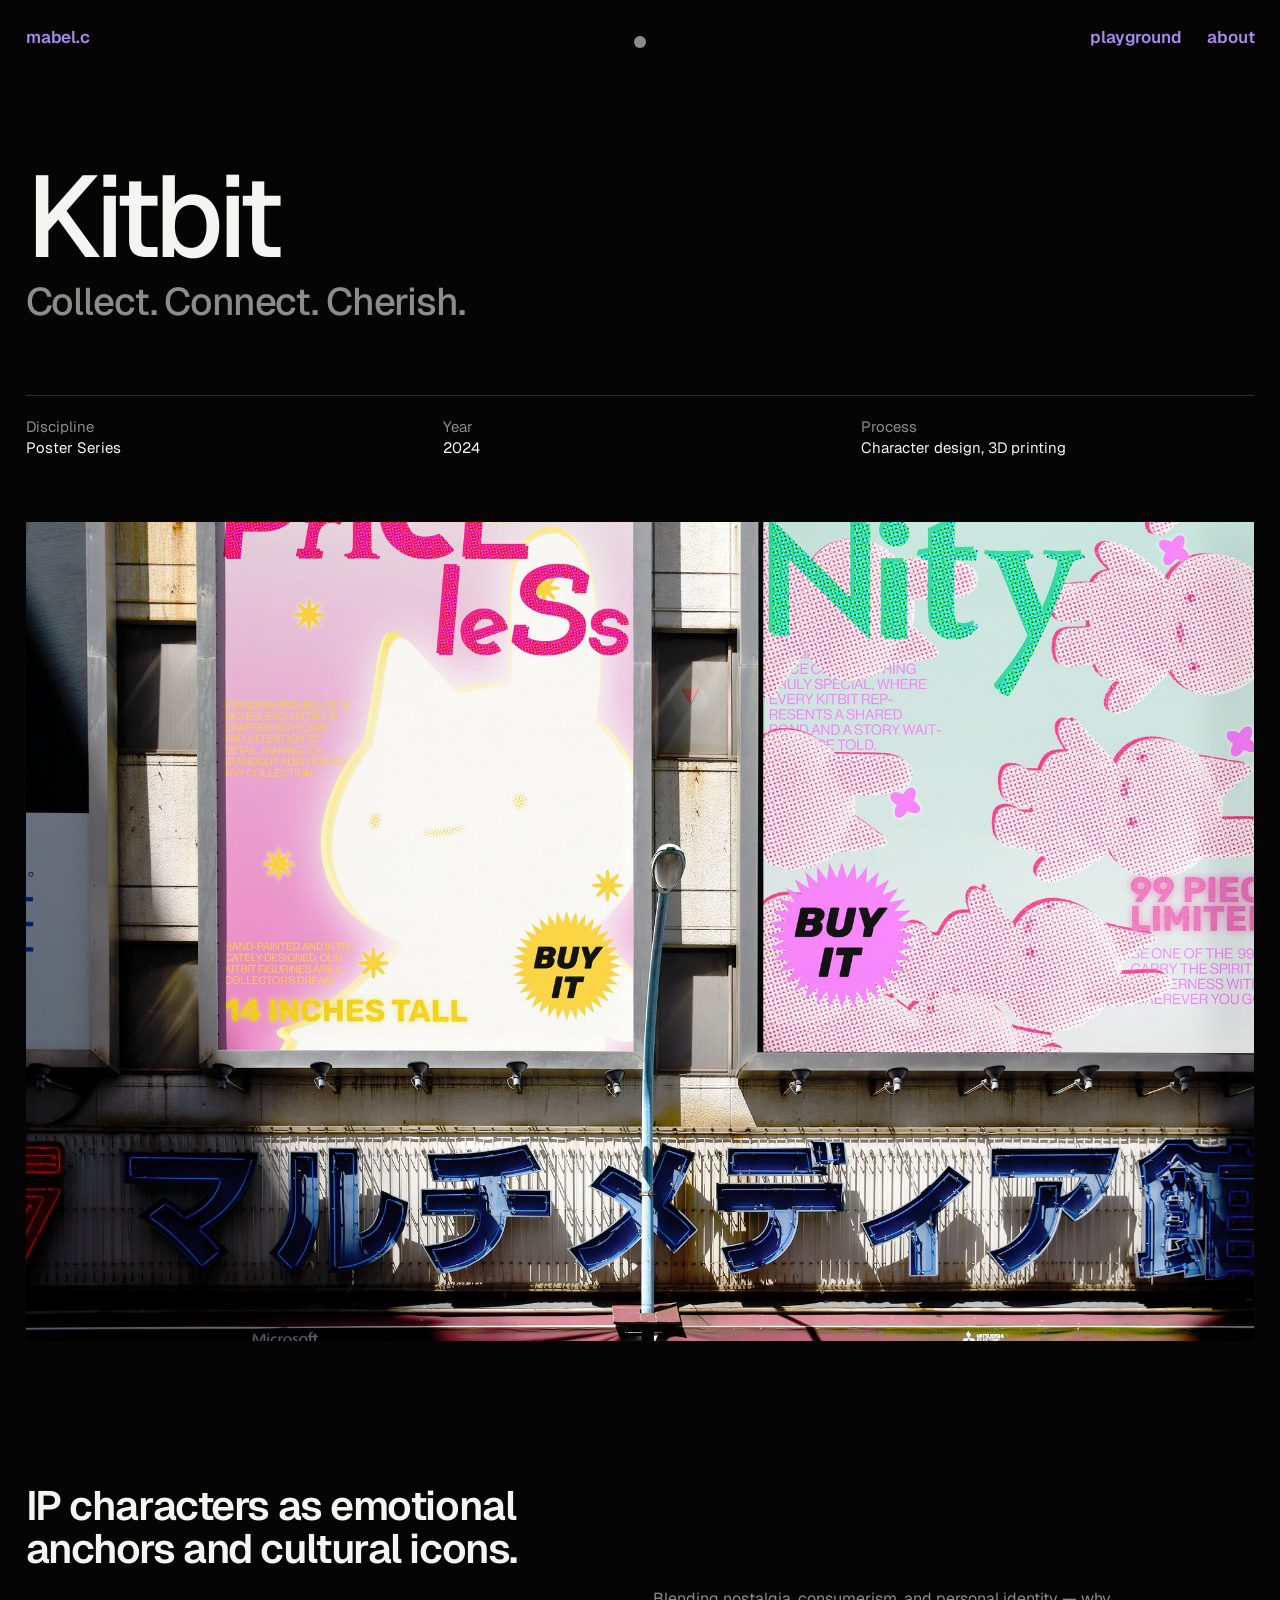
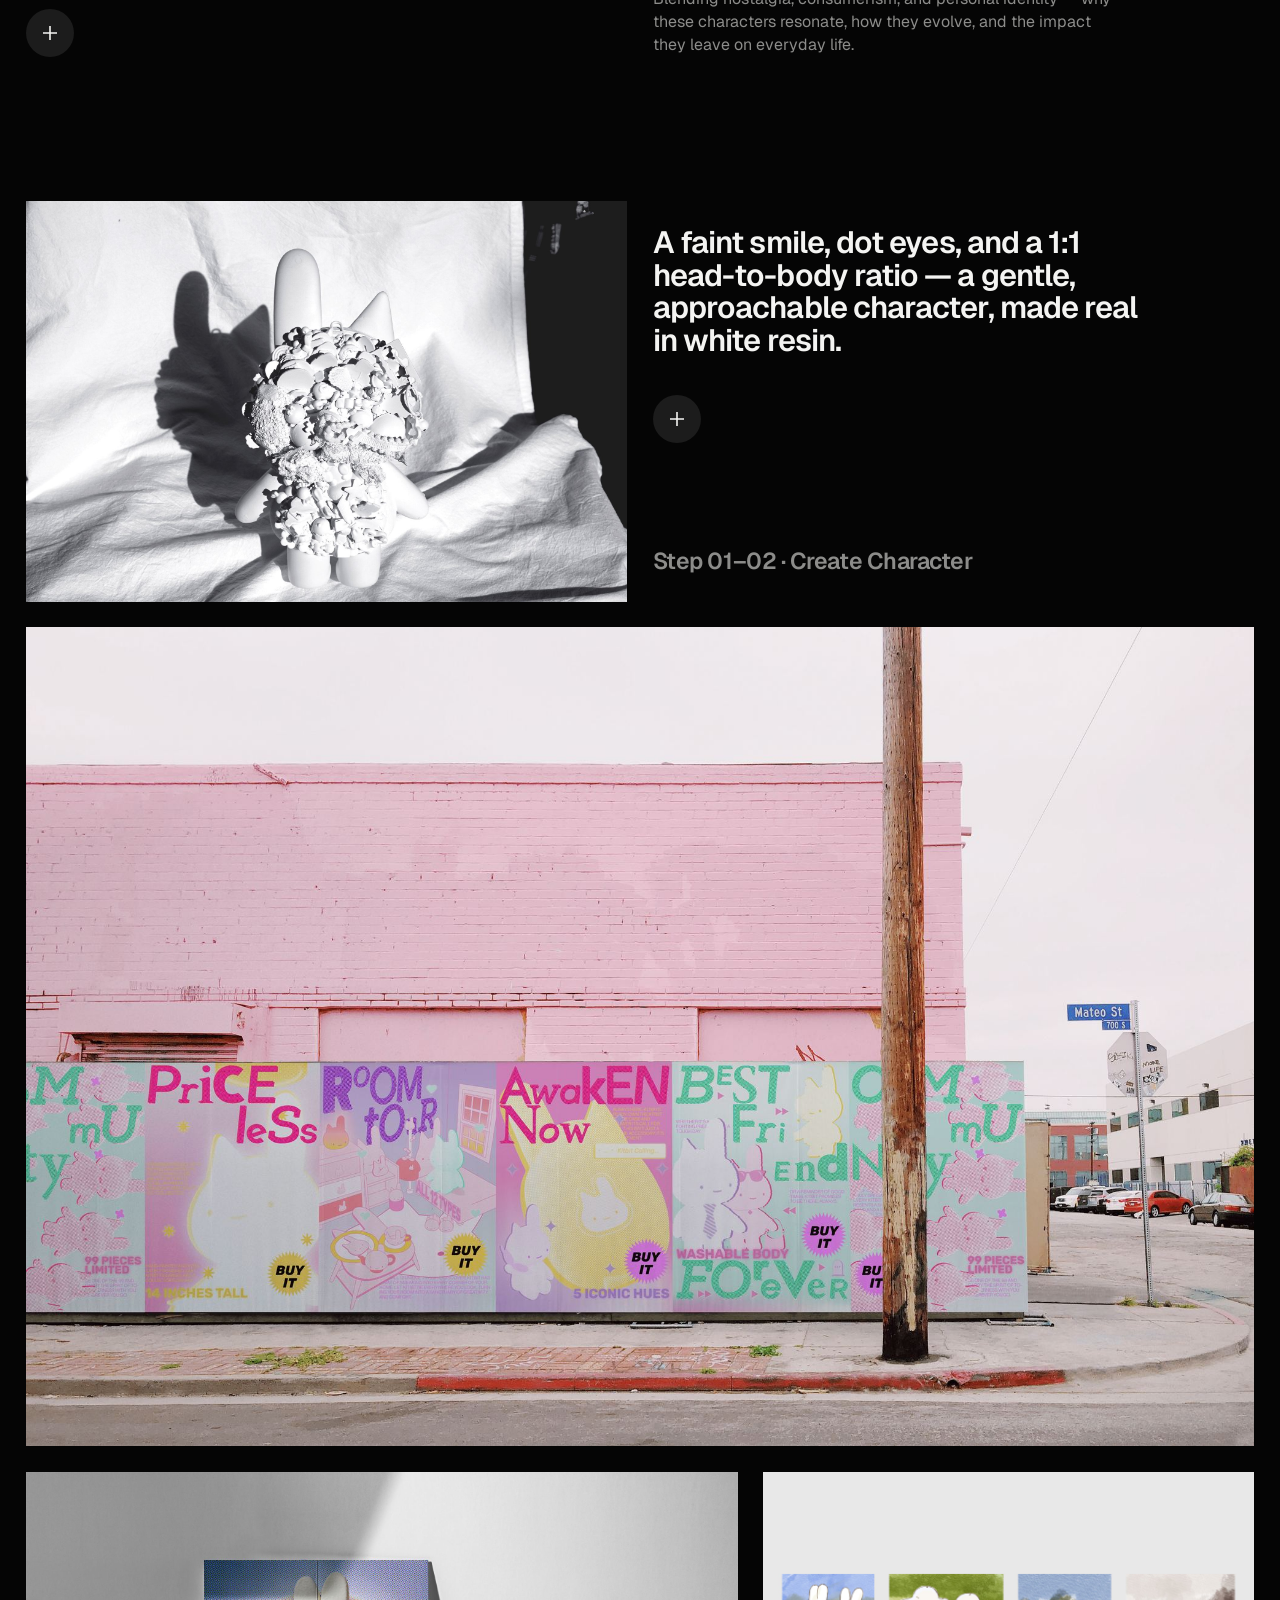
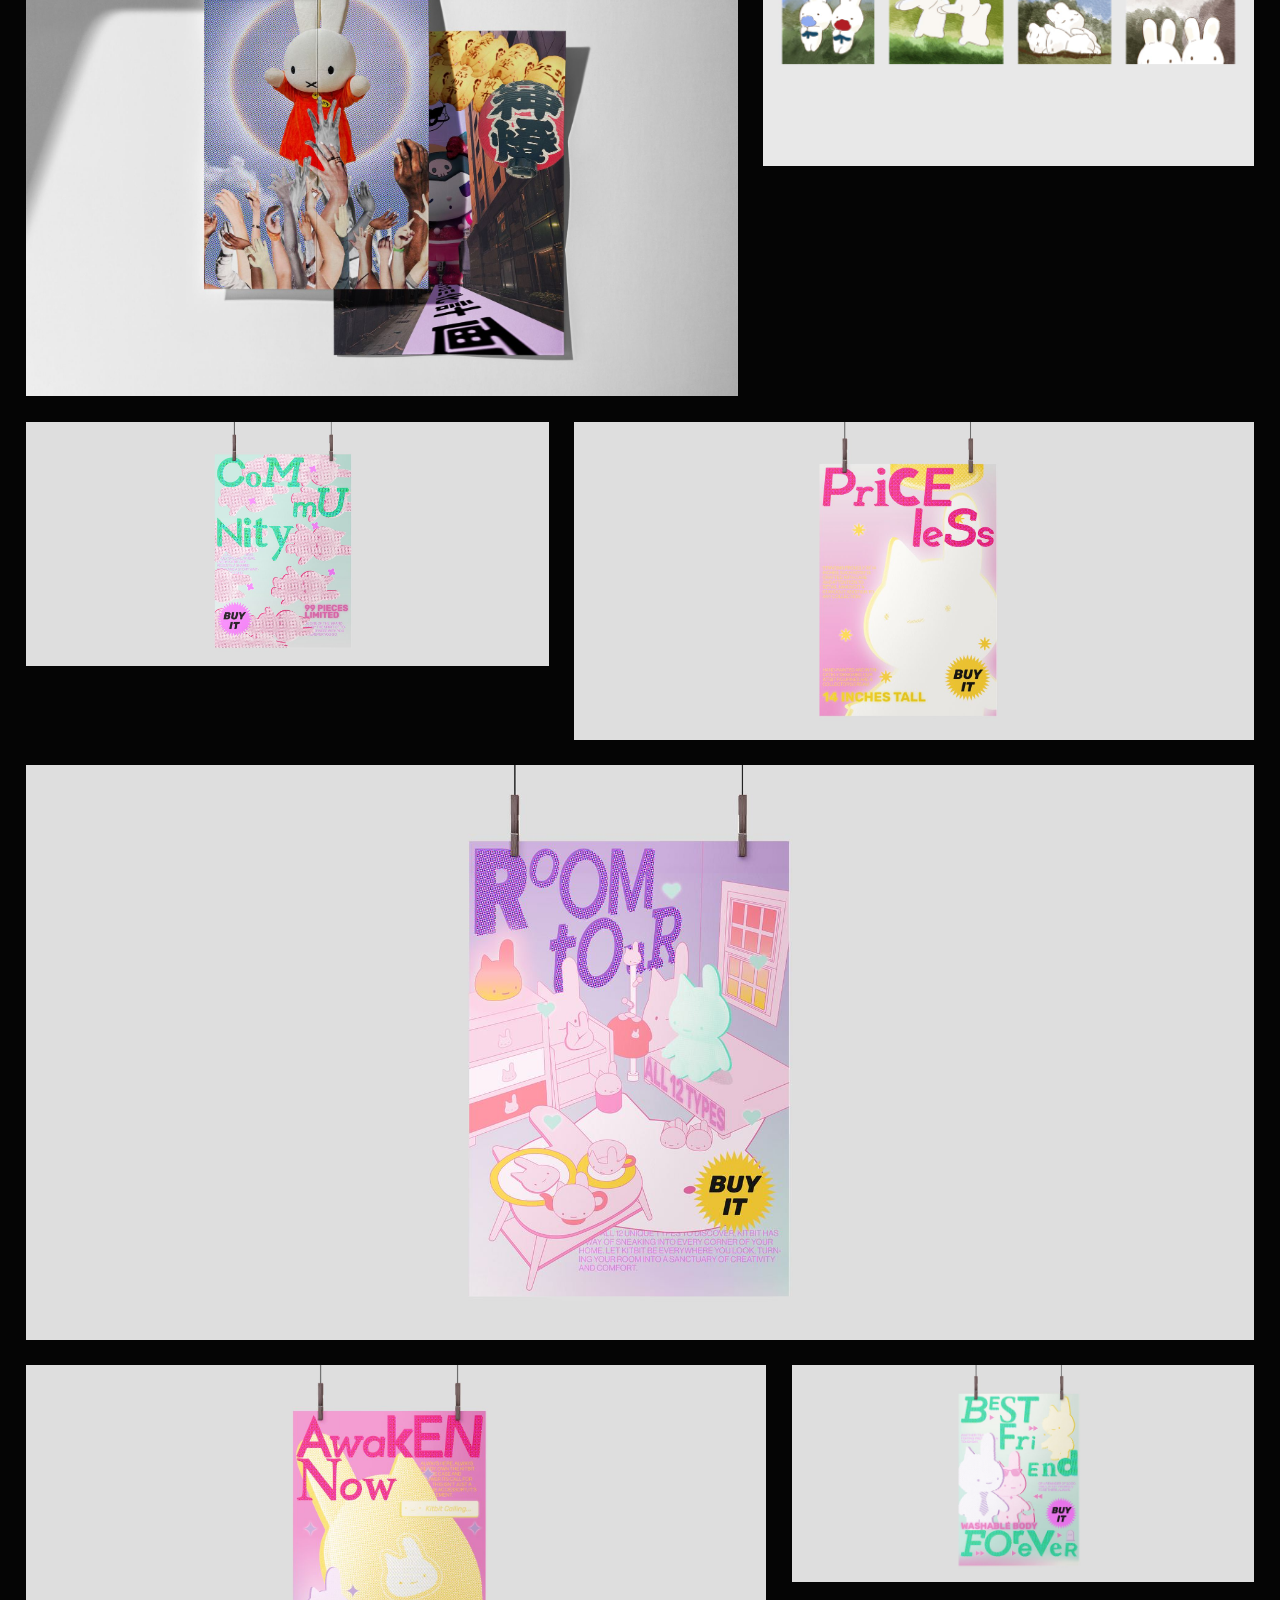
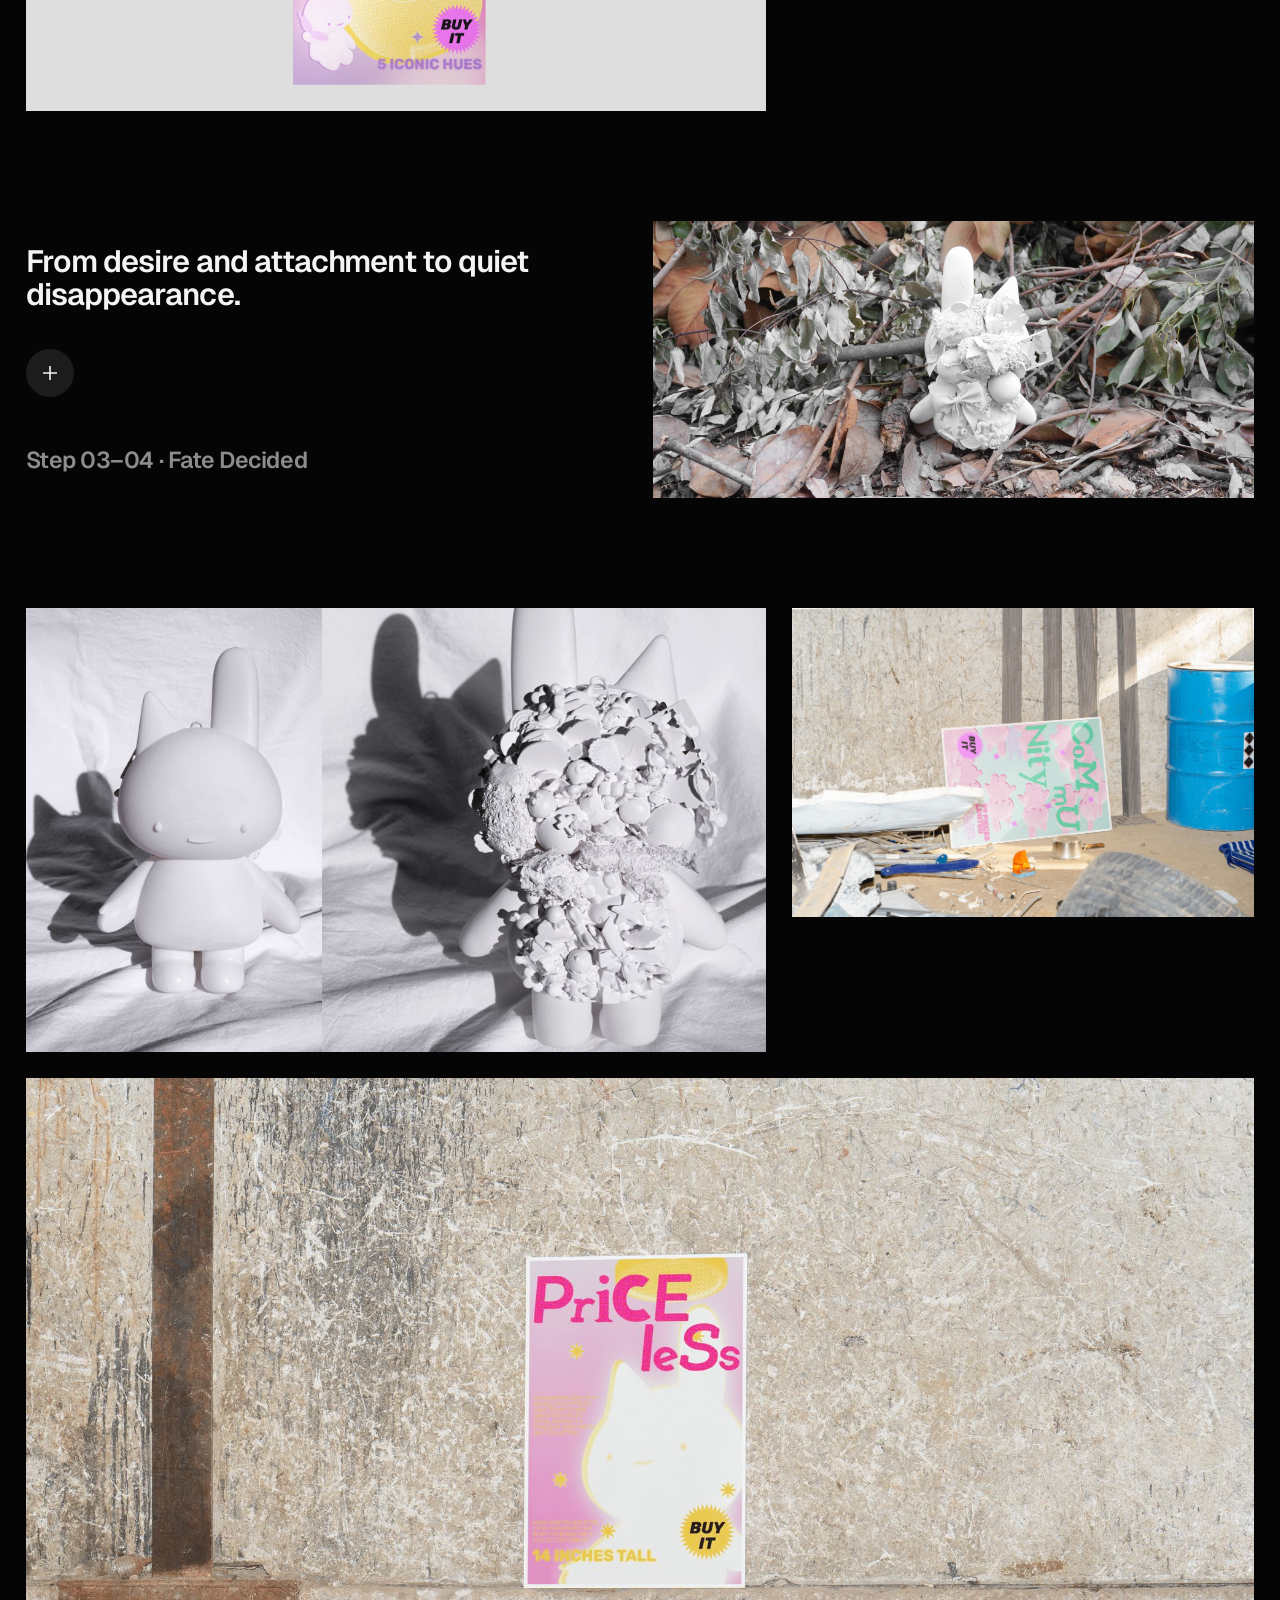
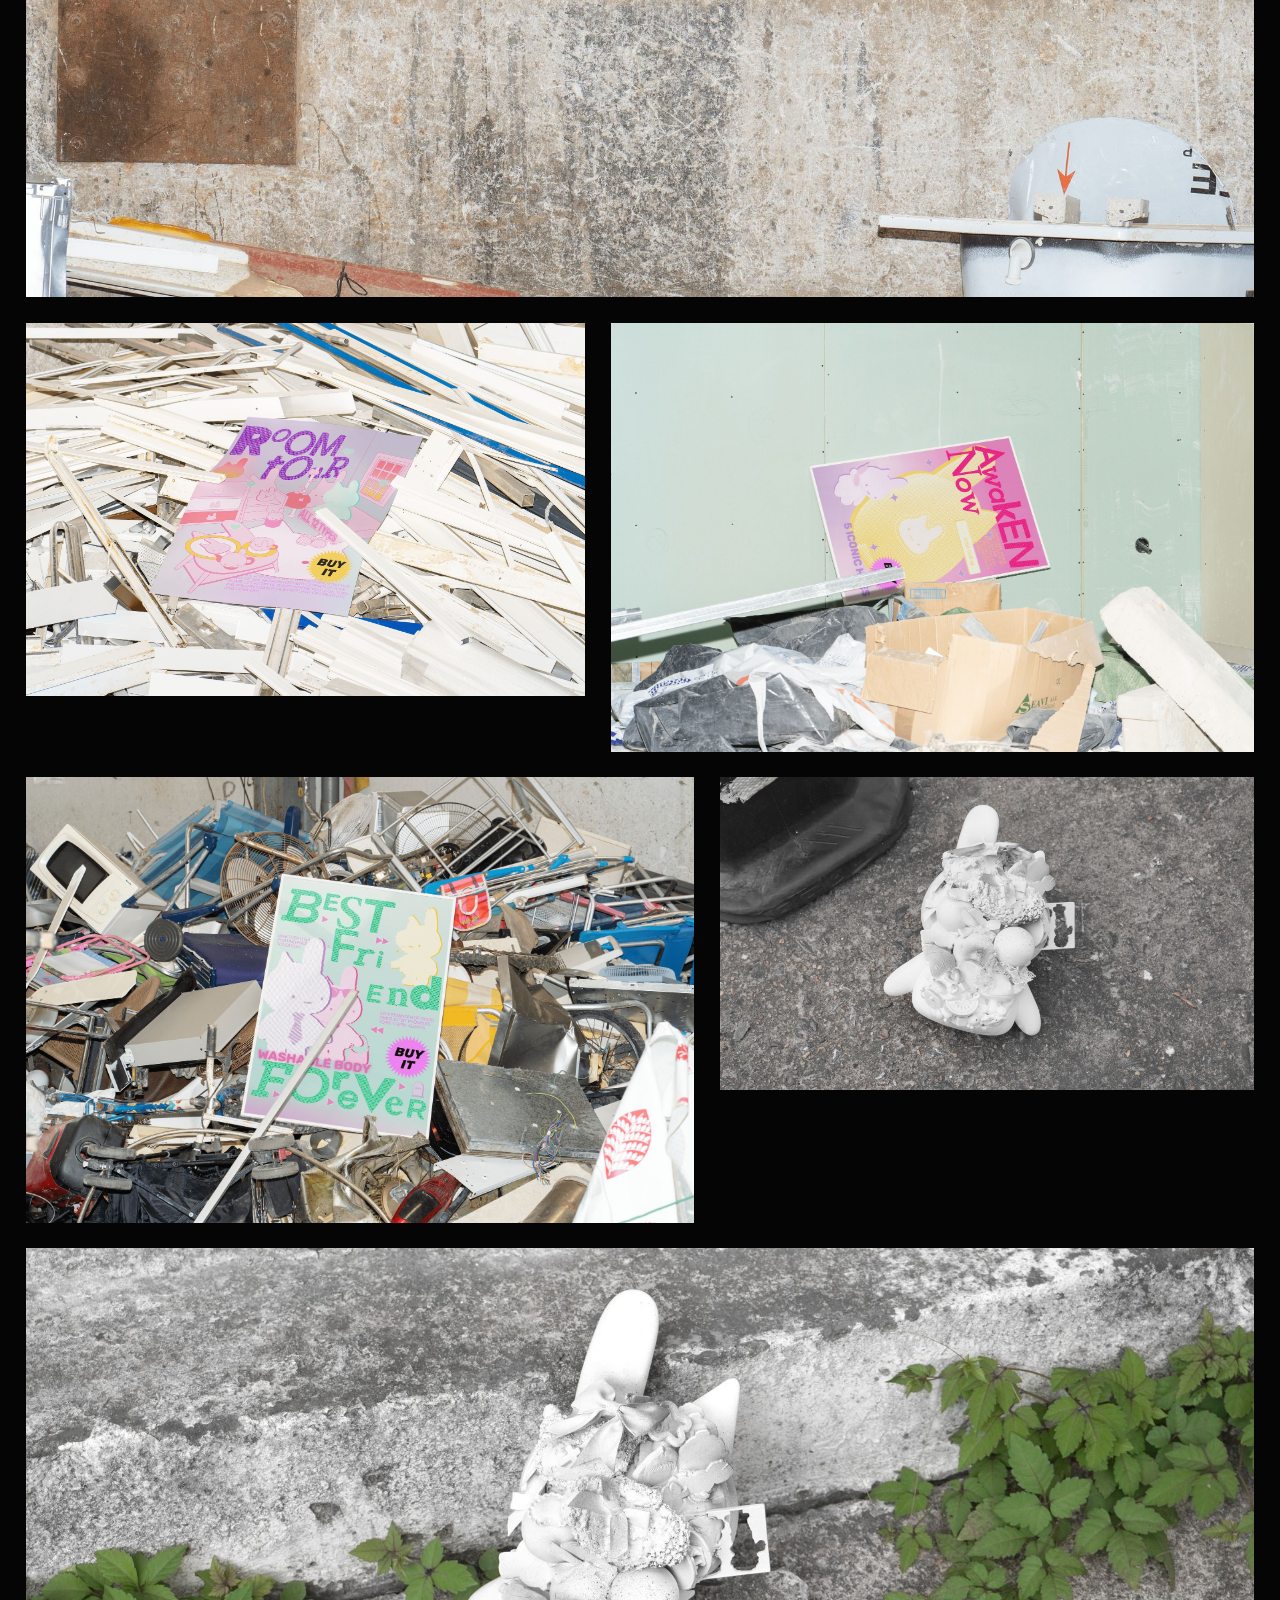
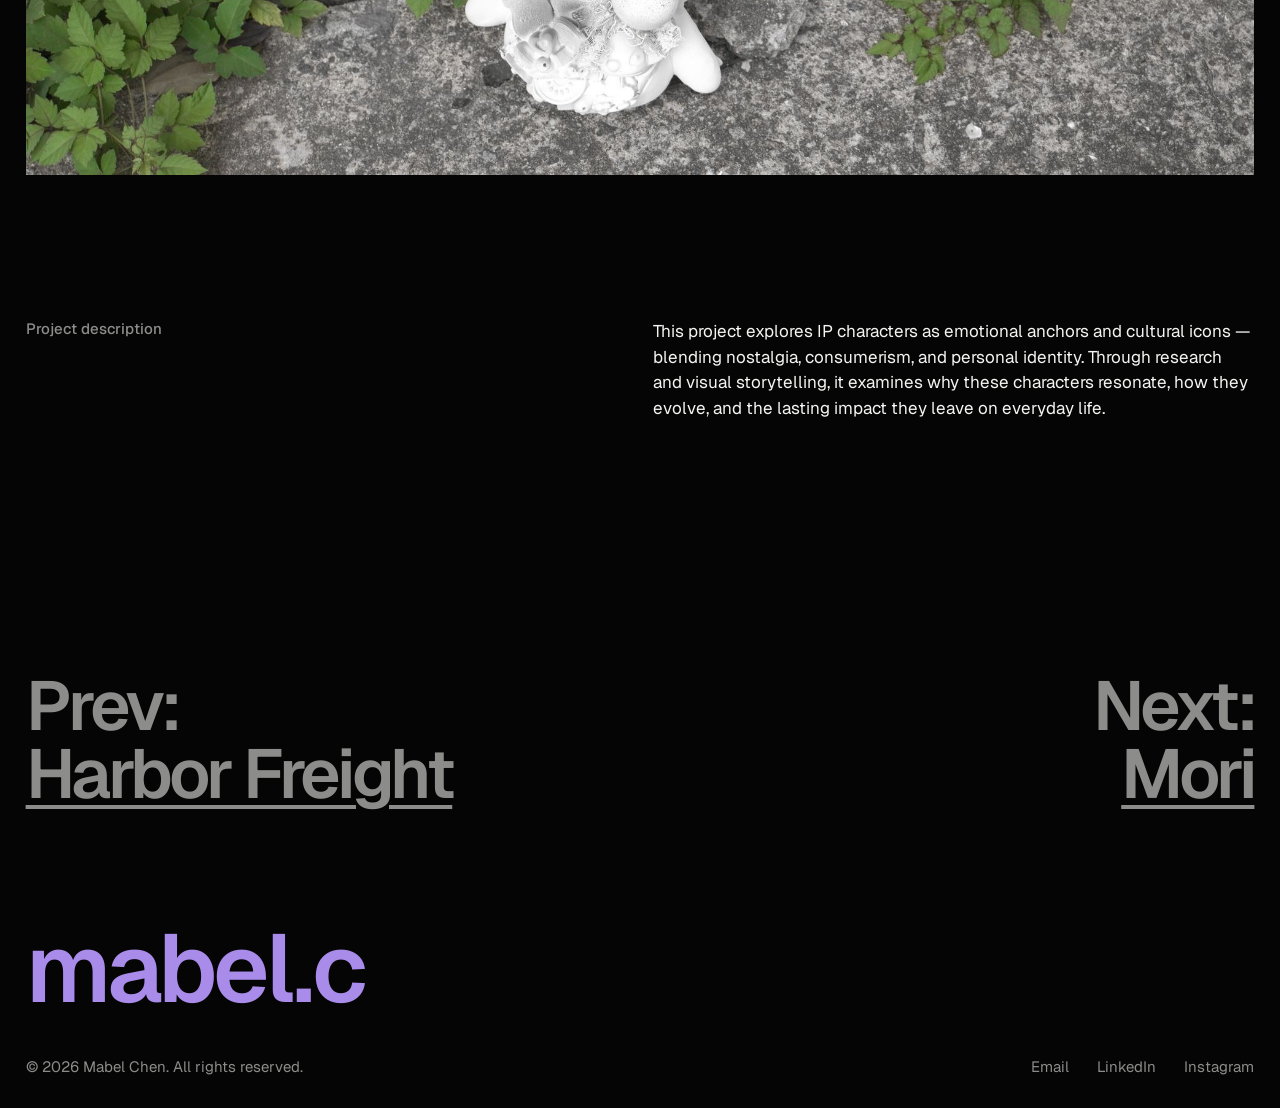
<file: kitbit.html>
<!doctype html>
<html lang="en">
<head>
<meta charset="utf-8">
<meta name="viewport" content="width=device-width, initial-scale=1, viewport-fit=cover">
<title>Kitbit — mabel.chen</title>
<meta name="description" content="Kitbit — poster series, 2024.">
<link rel="icon" href="favicon.ico">
<link rel="preconnect" href="https://fonts.googleapis.com">
<link rel="preconnect" href="https://fonts.gstatic.com" crossorigin>
<link rel="stylesheet" href="https://fonts.googleapis.com/css2?family=Geist:wght@400..700&display=swap">
<link rel="stylesheet" href="style.css">
<script>try{if(localStorage.getItem('mc-theme')==='light')document.documentElement.setAttribute('data-theme','light')}catch(e){}</script>
</head>
<body>
<header class="hdr">
<a class="logo" href="index.html#selected" aria-label="mabel.chen — selected work"><span aria-hidden="true" style="display:inline-flex;align-items:flex-start"><span class="cube"><span class="cube-in"><span class="f f1">mabel</span><span class="f f2">m</span></span></span><span>.</span><span class="cube"><span class="cube-in"><span class="f f1">c</span><span class="f f2 fx">chen</span></span></span></span></a>
<nav aria-label="Primary"><a href="playground.html">playground</a><a href="about.html">about</a></nav>
</header>
<button type="button" class="tg" aria-label="Switch to day mode"><i></i></button>

<main class="page">
<section class="px">
<h1 class="p-title">Kitbit</h1>
<p class="p-sub">Collect. Connect. Cherish.</p>
<dl class="meta" style="margin-bottom:0"><div><dt>Discipline</dt><dd>Poster Series</dd></div><div><dt>Year</dt><dd>2024</dd></div><div><dt>Process</dt><dd>Character design, 3D printing</dd></div></dl>
</section>

<div class="px" style="margin-top:clamp(48px,7vh,96px)"><div class="media" style="aspect-ratio:2000 / 1333;"><img src="img/p/kitbit/01.jpg" alt="Kitbit — project image"></div></div>


<section class="split px" style="padding-top:clamp(96px,16vh,220px);padding-bottom:clamp(96px,16vh,220px)">
<div class="stack"><p class="stmt">IP characters as emotional anchors and cultural icons.</p><button type="button" class="rm" data-drawer="idea" aria-label="Read more"><span class="rm-l">Read More</span><svg width="18" height="18" viewBox="0 0 18 18" aria-hidden="true"><path d="M9 2v14M2 9h14" stroke="currentColor" stroke-width="1.6"/></svg></button></div>
<p class="body" style="align-self:end">Blending nostalgia, consumerism, and personal identity — why these characters resonate, how they evolve, and the impact they leave on everyday life.</p>
</section>

<section class="split px" style="gap:var(--pad);padding-bottom:var(--pad)">
<div class="media" style="aspect-ratio:2000 / 1333;align-self:start"><img src="img/p/kitbit/10.jpg" alt="Kitbit — project image" loading="lazy"></div>
<div class="tcol"><div class="stack"><p class="stmt-s">A faint smile, dot eyes, and a 1:1 head-to-body ratio — a gentle, approachable character, made real in white resin.</p><button type="button" class="rm" data-drawer="d1" aria-label="Read more"><span class="rm-l">Read More</span><svg width="18" height="18" viewBox="0 0 18 18" aria-hidden="true"><path d="M9 2v14M2 9h14" stroke="currentColor" stroke-width="1.6"/></svg></button></div><p class="label">Step 01–02 · Create Character</p></div>
</section>

<div class="gal px"><div class="jrow"><div class="media" style="flex:1 1 0;aspect-ratio:2000 / 1333"><img src="img/p/kitbit/02.jpg" alt="Kitbit — project image" loading="lazy"></div></div>
<div class="jrow"><div class="media" style="flex:1.45 1 0;aspect-ratio:2000 / 1473"><img src="img/p/kitbit/03.jpg" alt="Kitbit — project image" loading="lazy"></div><div class="media" style="flex:1 1 0;aspect-ratio:2000 / 1200"><img src="img/p/kitbit/04.jpg" alt="Kitbit — project image" loading="lazy"></div></div>
<div class="jrow"><div class="media" style="flex:1 1 0;aspect-ratio:2000 / 935"><img src="img/p/kitbit/05.jpg" alt="Kitbit — project image" loading="lazy"></div><div class="media" style="flex:1.3 1 0;aspect-ratio:2000 / 935"><img src="img/p/kitbit/06.jpg" alt="Kitbit — project image" loading="lazy"></div></div>
<div class="jrow"><div class="media" style="flex:1 1 0;aspect-ratio:2000 / 935"><img src="img/p/kitbit/07.jpg" alt="Kitbit — project image" loading="lazy"></div></div>
<div class="jrow"><div class="media" style="flex:1.6 1 0;aspect-ratio:2000 / 935"><img src="img/p/kitbit/08.jpg" alt="Kitbit — project image" loading="lazy"></div><div class="media" style="flex:1 1 0;aspect-ratio:2000 / 935"><img src="img/p/kitbit/09.jpg" alt="Kitbit — project image" loading="lazy"></div></div></div>

<section class="split px" style="padding-top:clamp(72px,12vh,180px);padding-bottom:clamp(72px,12vh,180px);gap:var(--pad)">
<div class="tcol"><div class="stack"><p class="stmt-s">From desire and attachment to quiet disappearance.</p><button type="button" class="rm" data-drawer="d2" aria-label="Read more"><span class="rm-l">Read More</span><svg width="18" height="18" viewBox="0 0 18 18" aria-hidden="true"><path d="M9 2v14M2 9h14" stroke="currentColor" stroke-width="1.6"/></svg></button></div><p class="label">Step 03–04 · Fate Decided</p></div>
<div class="media" style="aspect-ratio:2000 / 922;align-self:center"><img src="img/p/kitbit/19.jpg" alt="Kitbit — project image" loading="lazy"></div>
</section>

<div class="gal px"><div class="jrow"><div class="media" style="flex:1.6 1 0;aspect-ratio:2000 / 1200"><img src="img/p/kitbit/11.jpg" alt="Kitbit — project image" loading="lazy"></div><div class="media" style="flex:1 1 0;aspect-ratio:2000 / 1333"><img src="img/p/kitbit/12.jpg" alt="Kitbit — project image" loading="lazy"></div></div>
<div class="jrow"><div class="media" style="flex:1 1 0;aspect-ratio:2000 / 1333"><img src="img/p/kitbit/13.jpg" alt="Kitbit — project image" loading="lazy"></div></div>
<div class="jrow"><div class="media" style="flex:1 1 0;aspect-ratio:2000 / 1333"><img src="img/p/kitbit/14.jpg" alt="Kitbit — project image" loading="lazy"></div><div class="media" style="flex:1.15 1 0;aspect-ratio:2000 / 1333"><img src="img/p/kitbit/15.jpg" alt="Kitbit — project image" loading="lazy"></div></div>
<div class="jrow"><div class="media" style="flex:1.25 1 0;aspect-ratio:2000 / 1333"><img src="img/p/kitbit/16.jpg" alt="Kitbit — project image" loading="lazy"></div><div class="media" style="flex:1 1 0;aspect-ratio:2000 / 1172"><img src="img/p/kitbit/17.jpg" alt="Kitbit — project image" loading="lazy"></div></div>
<div class="jrow"><div class="media" style="flex:1 1 0;aspect-ratio:2000 / 858"><img src="img/p/kitbit/18.jpg" alt="Kitbit — project image" loading="lazy"></div></div></div>

<section class="split px" style="padding-top:clamp(96px,16vh,220px)">
<h2 class="small-h">Project description</h2>
<div><p class="desc">This project explores IP characters as emotional anchors and cultural icons — blending nostalgia, consumerism, and personal identity. Through research and visual storytelling, it examines why these characters resonate, how they evolve, and the lasting impact they leave on everyday life.</p></div>
</section>

<nav class="pn px" aria-label="More projects">
<a href="harbor-freight.html"><span>Prev:</span><u>Harbor Freight</u></a>
<a href="mori.html" style="text-align:right"><span>Next:</span><u>Mori</u></a>
</nav>
</main>
<footer class="contact pfoot" id="contact">
<a class="logo foot-logo" href="mailto:aestatis511@gmail.com" aria-label="Say hello — email Mabel Chen"><span aria-hidden="true" class="cube"><span class="cube-in"><span class="f f1">mabel.c</span><span class="f f2 fx">say hello</span></span></span></a>
<div class="foot"><span>© 2026 Mabel Chen. All rights reserved.</span><nav><a href="mailto:aestatis511@gmail.com">Email</a><a href="https://www.linkedin.com/in/mabel-chen-61757a385/" target="_blank" rel="noopener">LinkedIn</a><a href="https://www.instagram.com/aestatis_mare?igsh=OGQ5ZDc2ODk2ZA==" target="_blank" rel="noopener">Instagram</a></nav></div>
</footer>
<div class="drawer" aria-hidden="true">
<div class="dim"></div>
<aside role="dialog" aria-modal="true" aria-label="Kitbit details">
<button type="button" class="dx" aria-label="Close"><svg width="18" height="18" viewBox="0 0 18 18" aria-hidden="true"><path d="M3 3l12 12M15 3L3 15" stroke="currentColor" stroke-width="1.6"/></svg></button>
<h2>Kitbit</h2>
<p class="d-lead"></p>
<h3>In brief</h3>
<div class="d-body"></div>
</aside>
</div>
<template id="d-idea" data-lead="IP characters as emotional anchors and cultural icons." data-label="In brief"><p>This project explores IP characters as emotional anchors and cultural icons — blending nostalgia, consumerism, and personal identity. Through research and visual storytelling, it examines why these characters resonate, how they evolve, and the lasting impact they leave on everyday life.</p></template><template id="d-d1" data-lead="A gentle, approachable character, made real." data-label="Step 01–02"><h4>Step 01. Create Character</h4><p>Kitbit is designed with a gentle, approachable language: a faint smile that mirrors the psychology of young people in the post-pandemic era; dot eyes that feel universally cute and easy to recognize; a 1:1 head-to-body ratio that pushes the character into a playful, iconic silhouette; and round hands and feet that emphasize youthfulness and innocence.</p><h4>Step 02. Come to Reality</h4><p>Kitbit transitions from a graphic character into a physical object through 3D printing. The model is separated into printable parts (head / torso / legs), then produced in photopolymer resin. The clean white finish reinforces a sense of sacred simplicity and quiet reverence. In the front view, the minimal surface keeps the character calm and inviting. In the back view, a collection of small accessories becomes a container for personal stories — turning Kitbit into a collective expression shaped by its community.</p></template><template id="d-d2" data-lead="From desire and attachment to quiet disappearance." data-label="Step 03–04"><h4>Step 03. Marketing Strategy</h4><p>Kitbit enters stores with a clear strategy: build excitement, encourage collecting, and expand the character’s presence through serializations and media. Once purchased, it becomes a cherished collectible — or a daily companion. Over time, Kitbit “fills every corner” of the home as an object you live with. The more you care for it, the more it feels personal — adding warmth and character to your space.</p><h4>Step 04. Fate Decided</h4><p>Like many beloved toys, Kitbit eventually shifts from the center of attention into the background. It becomes a relic of a time — still meaningful, but stored away with memories. In a collector’s home, it may end up in a transparent bucket with other plush toys, stacked high — some visible, some slowly forgotten at the bottom. The project captures this full lifecycle: from desire and attachment to quiet disappearance.</p></template>
<div class="cur" aria-hidden="true"><i></i></div>
<script src="main.js"></script>
</body>
</html>
</file>
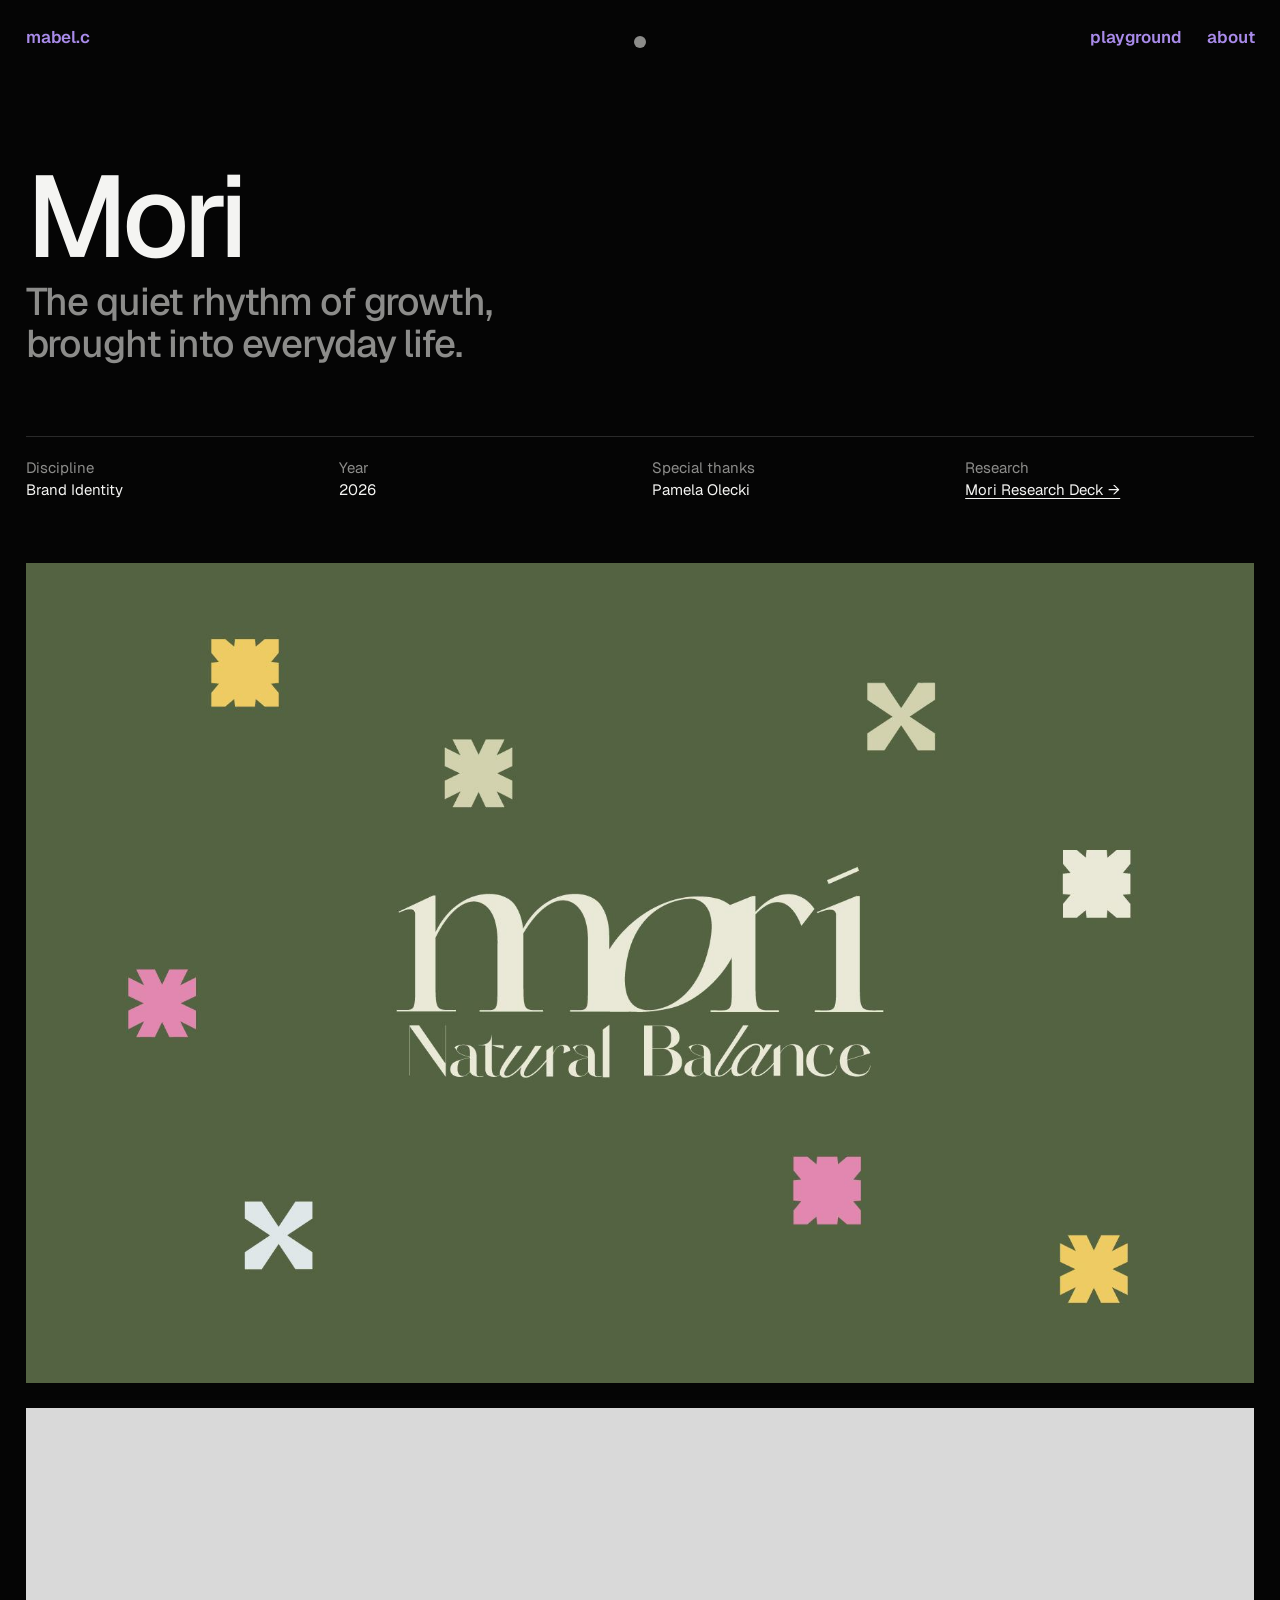
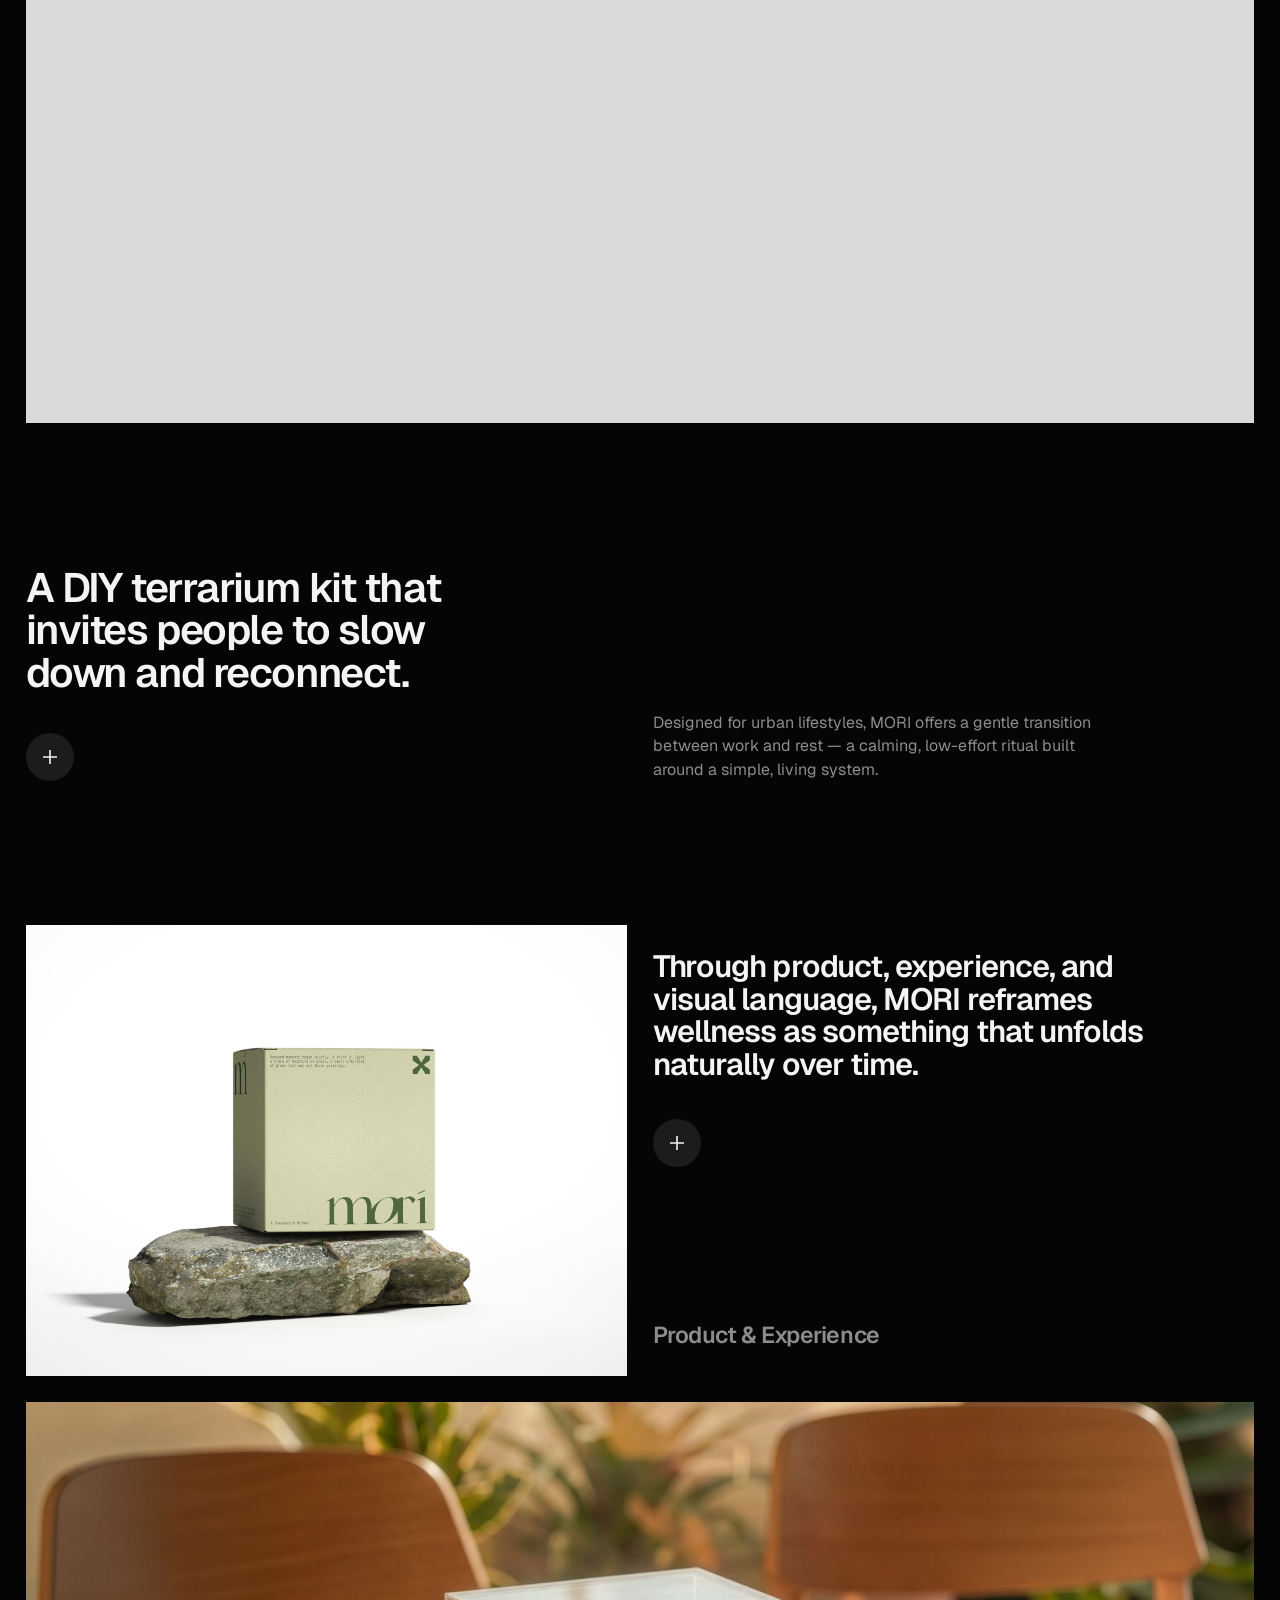
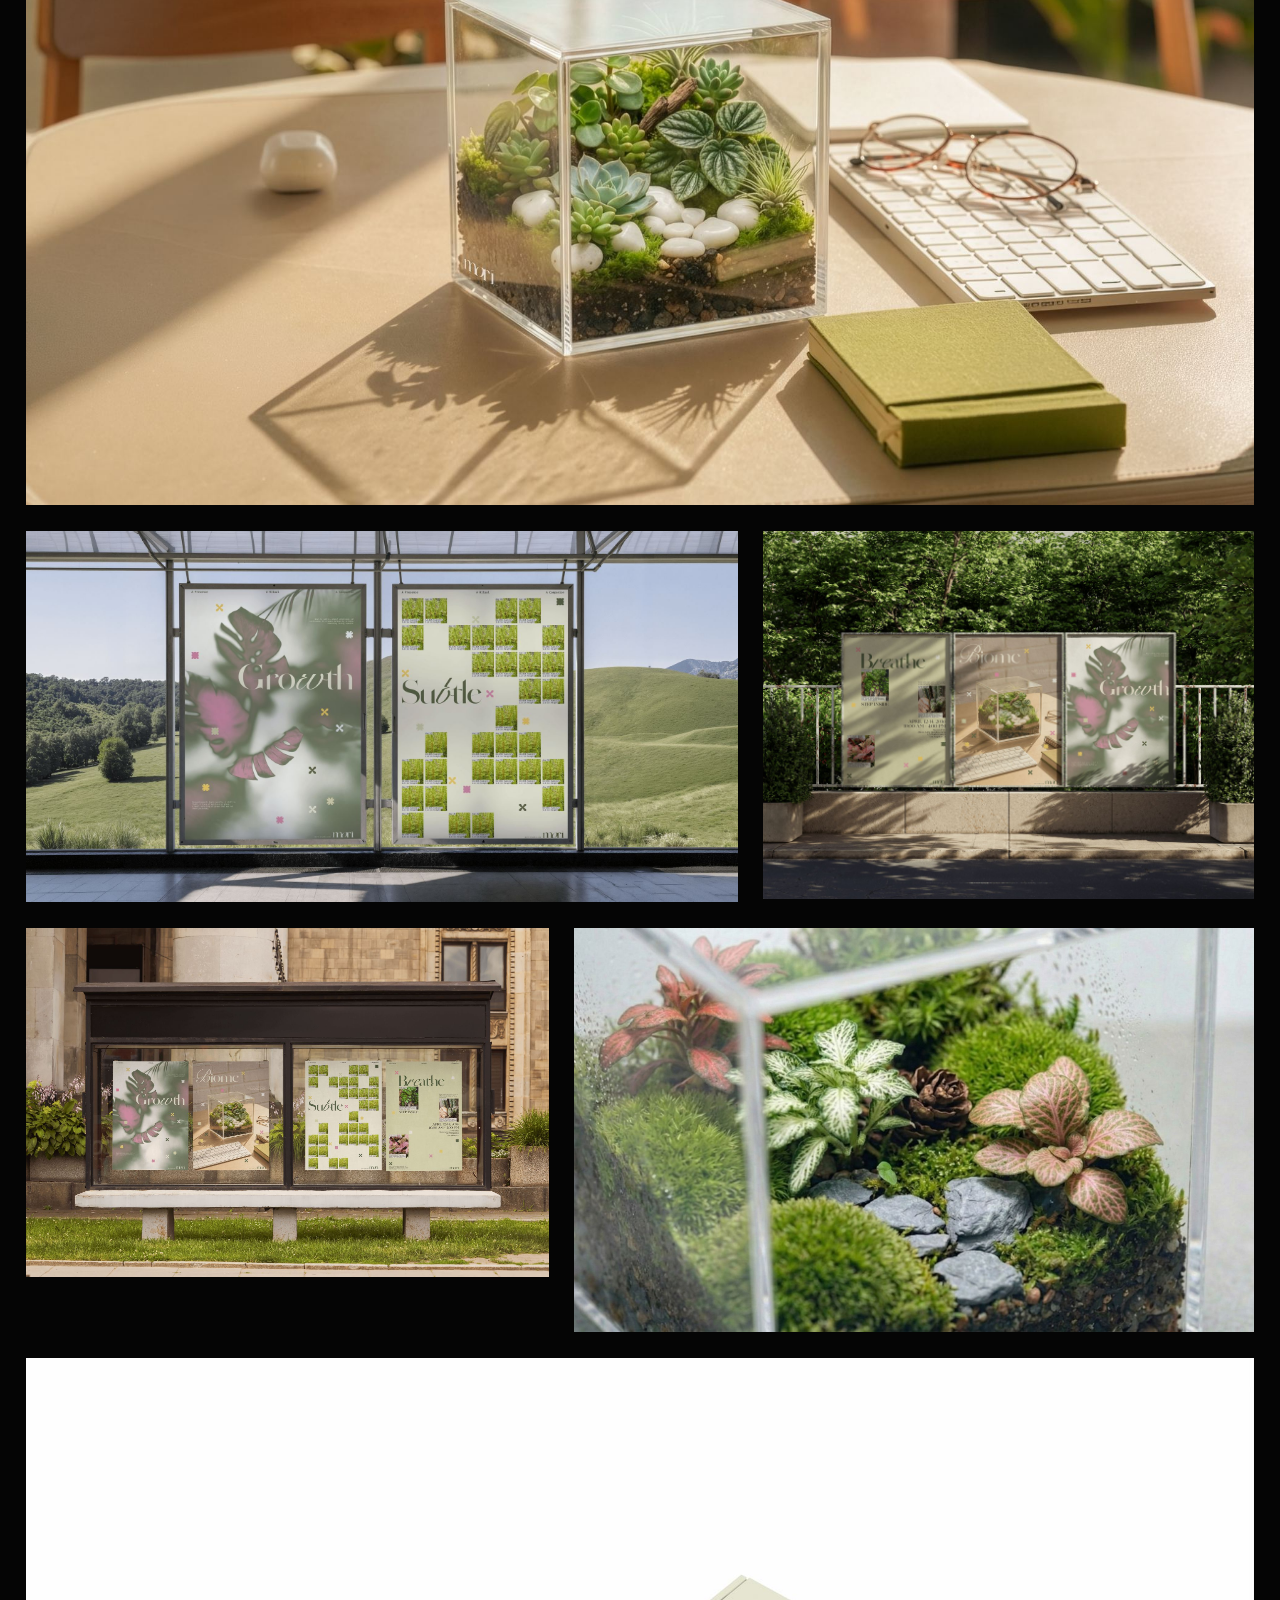
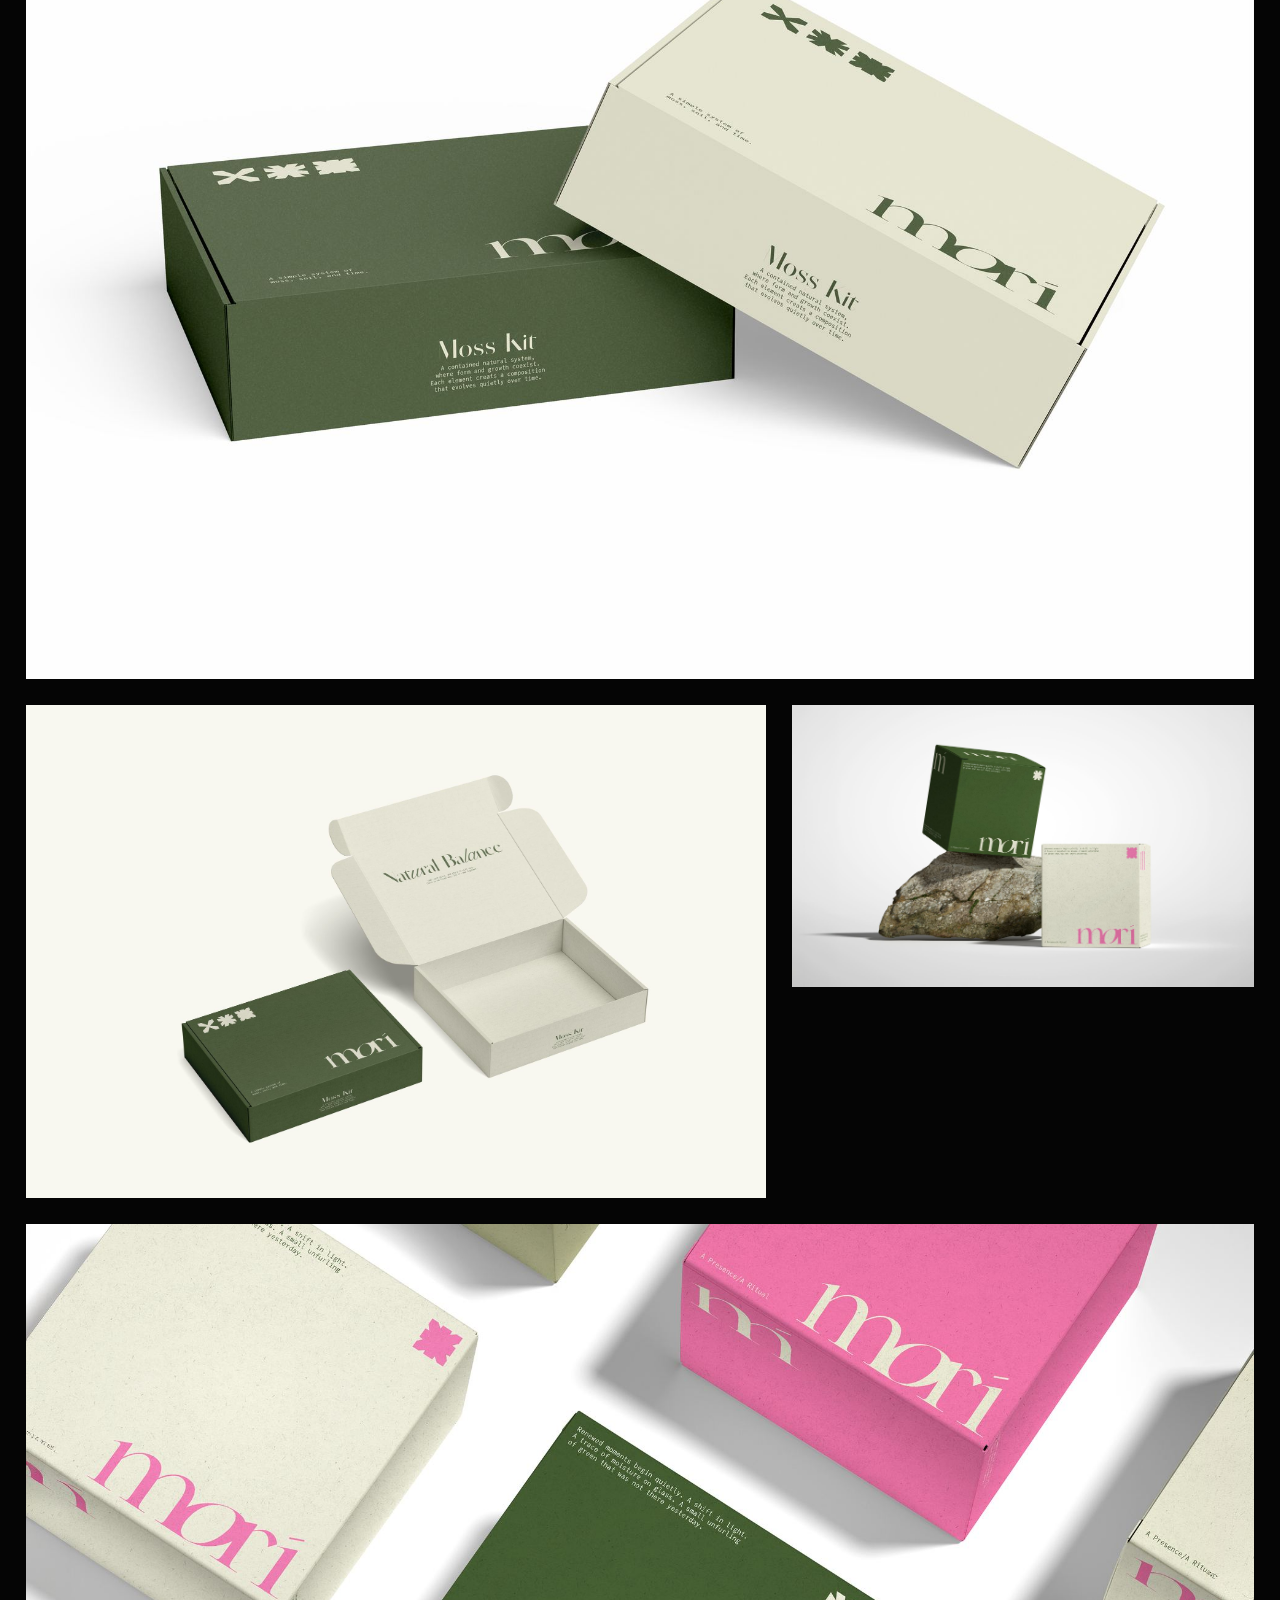
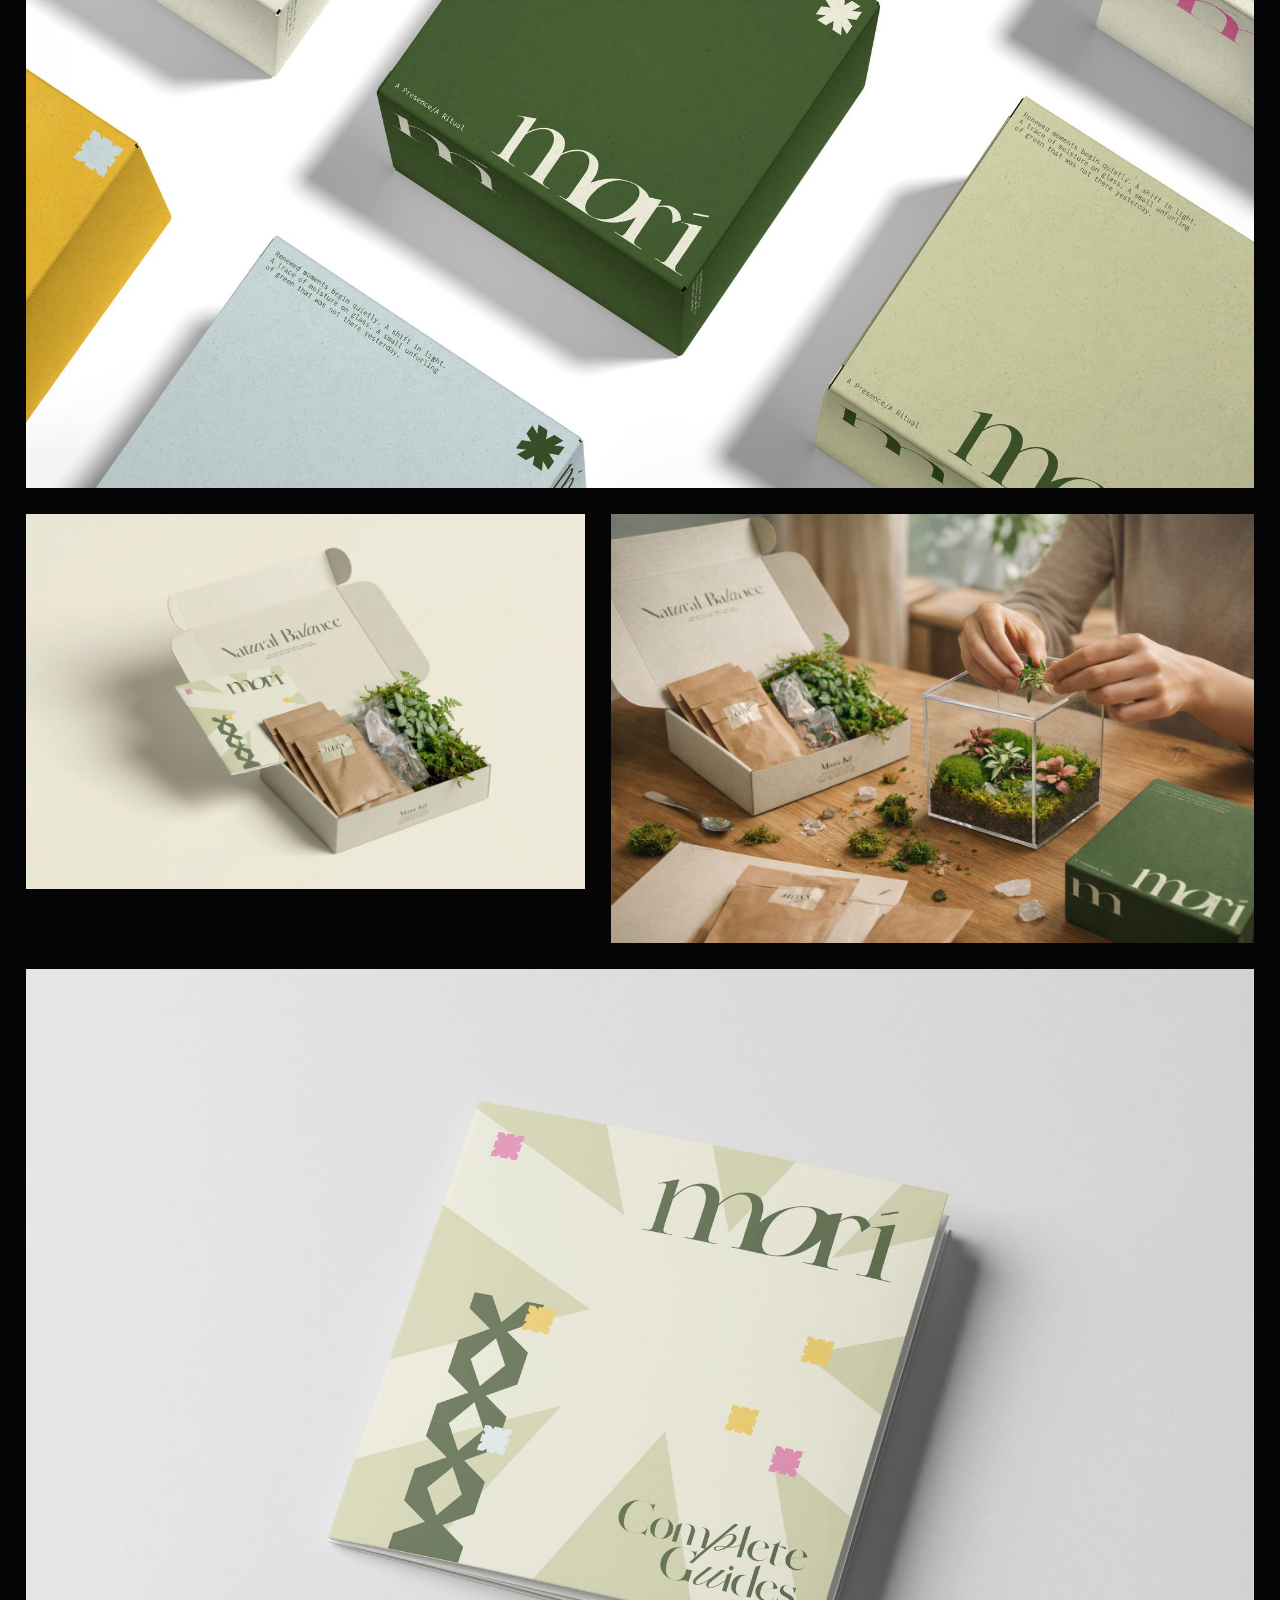
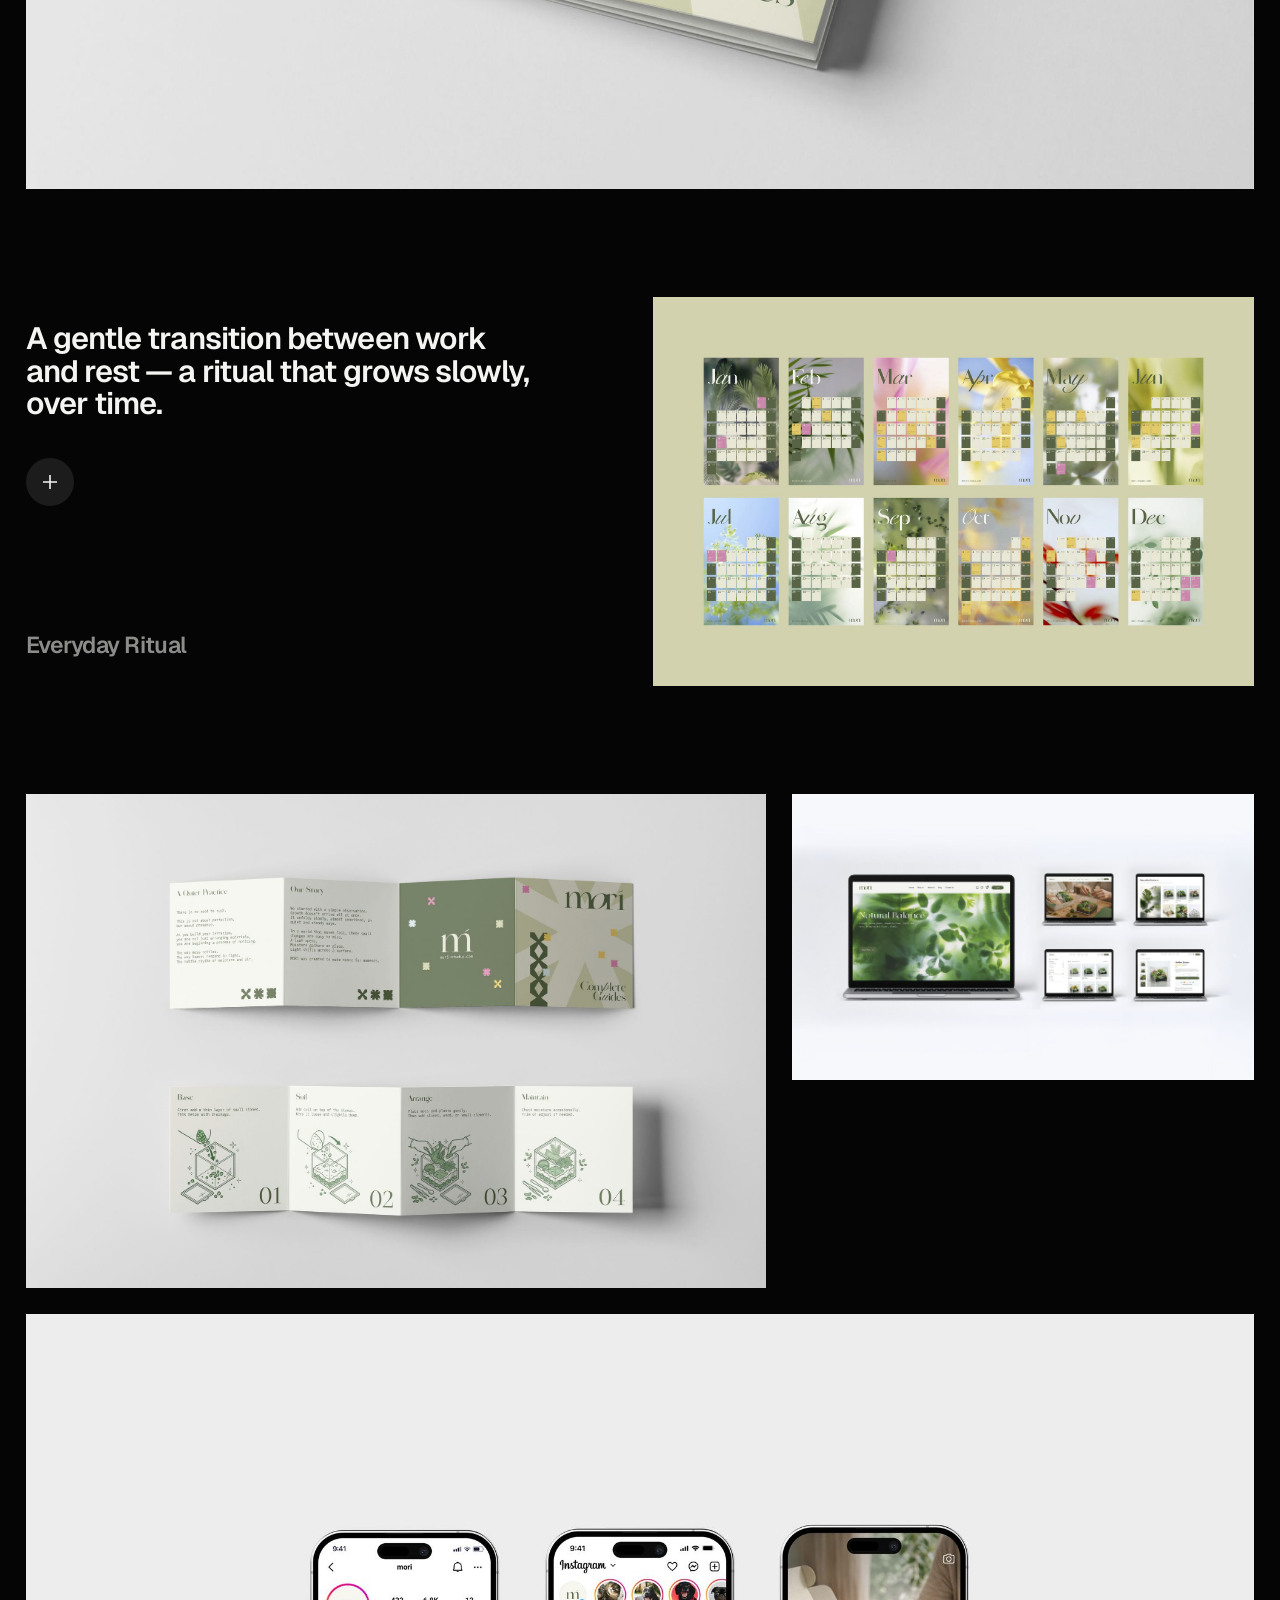
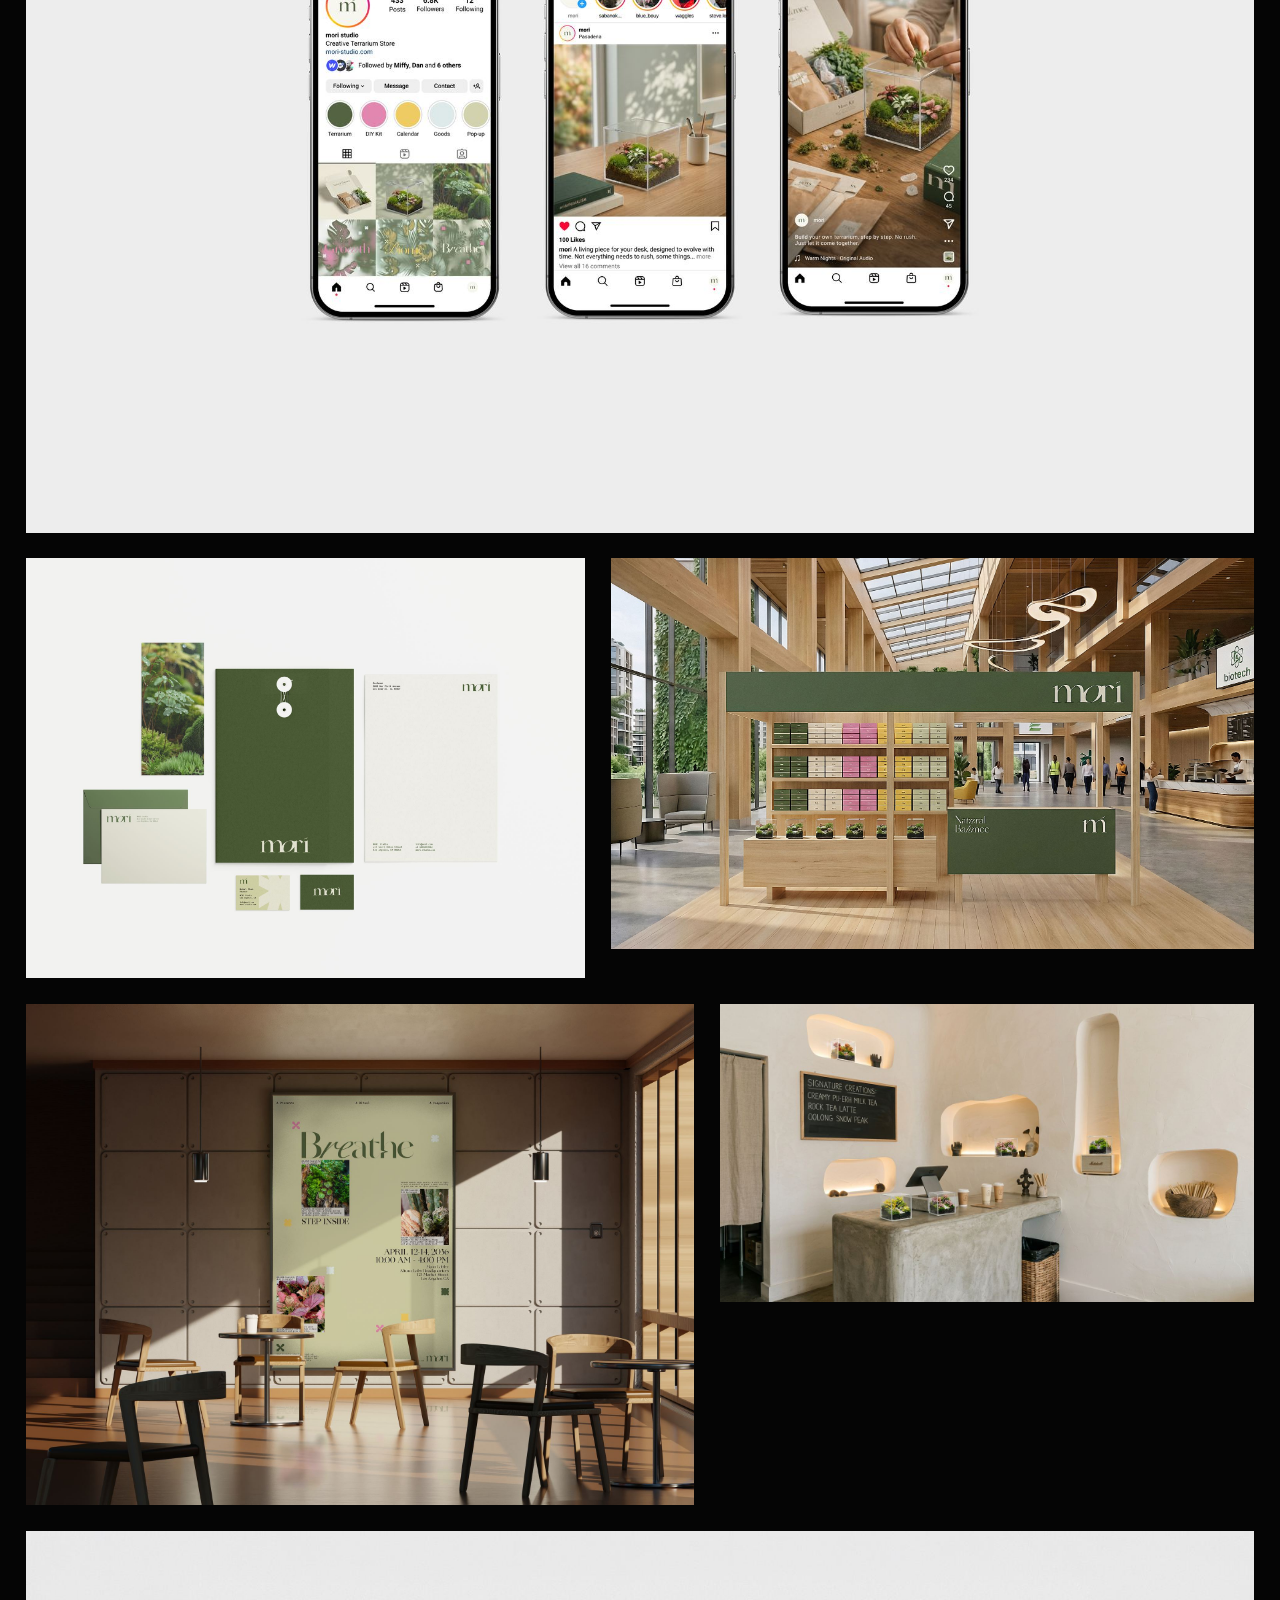
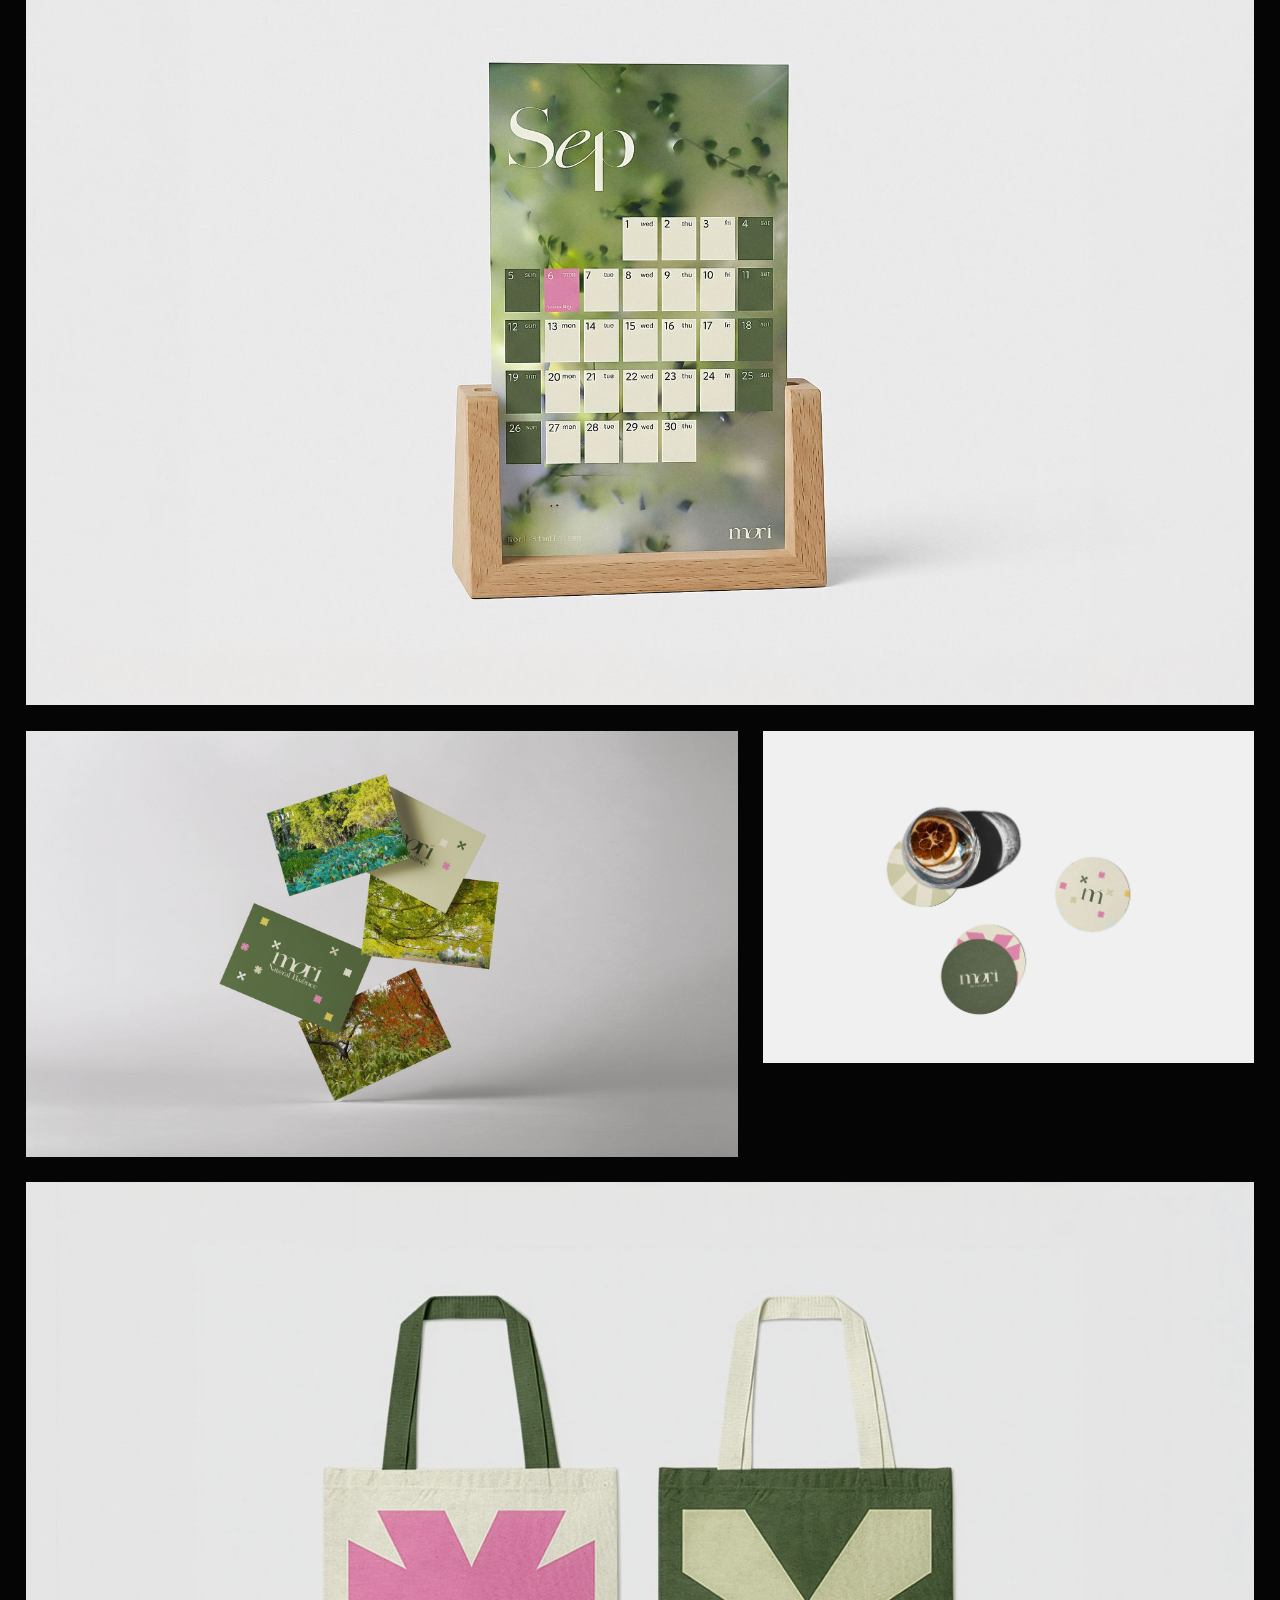
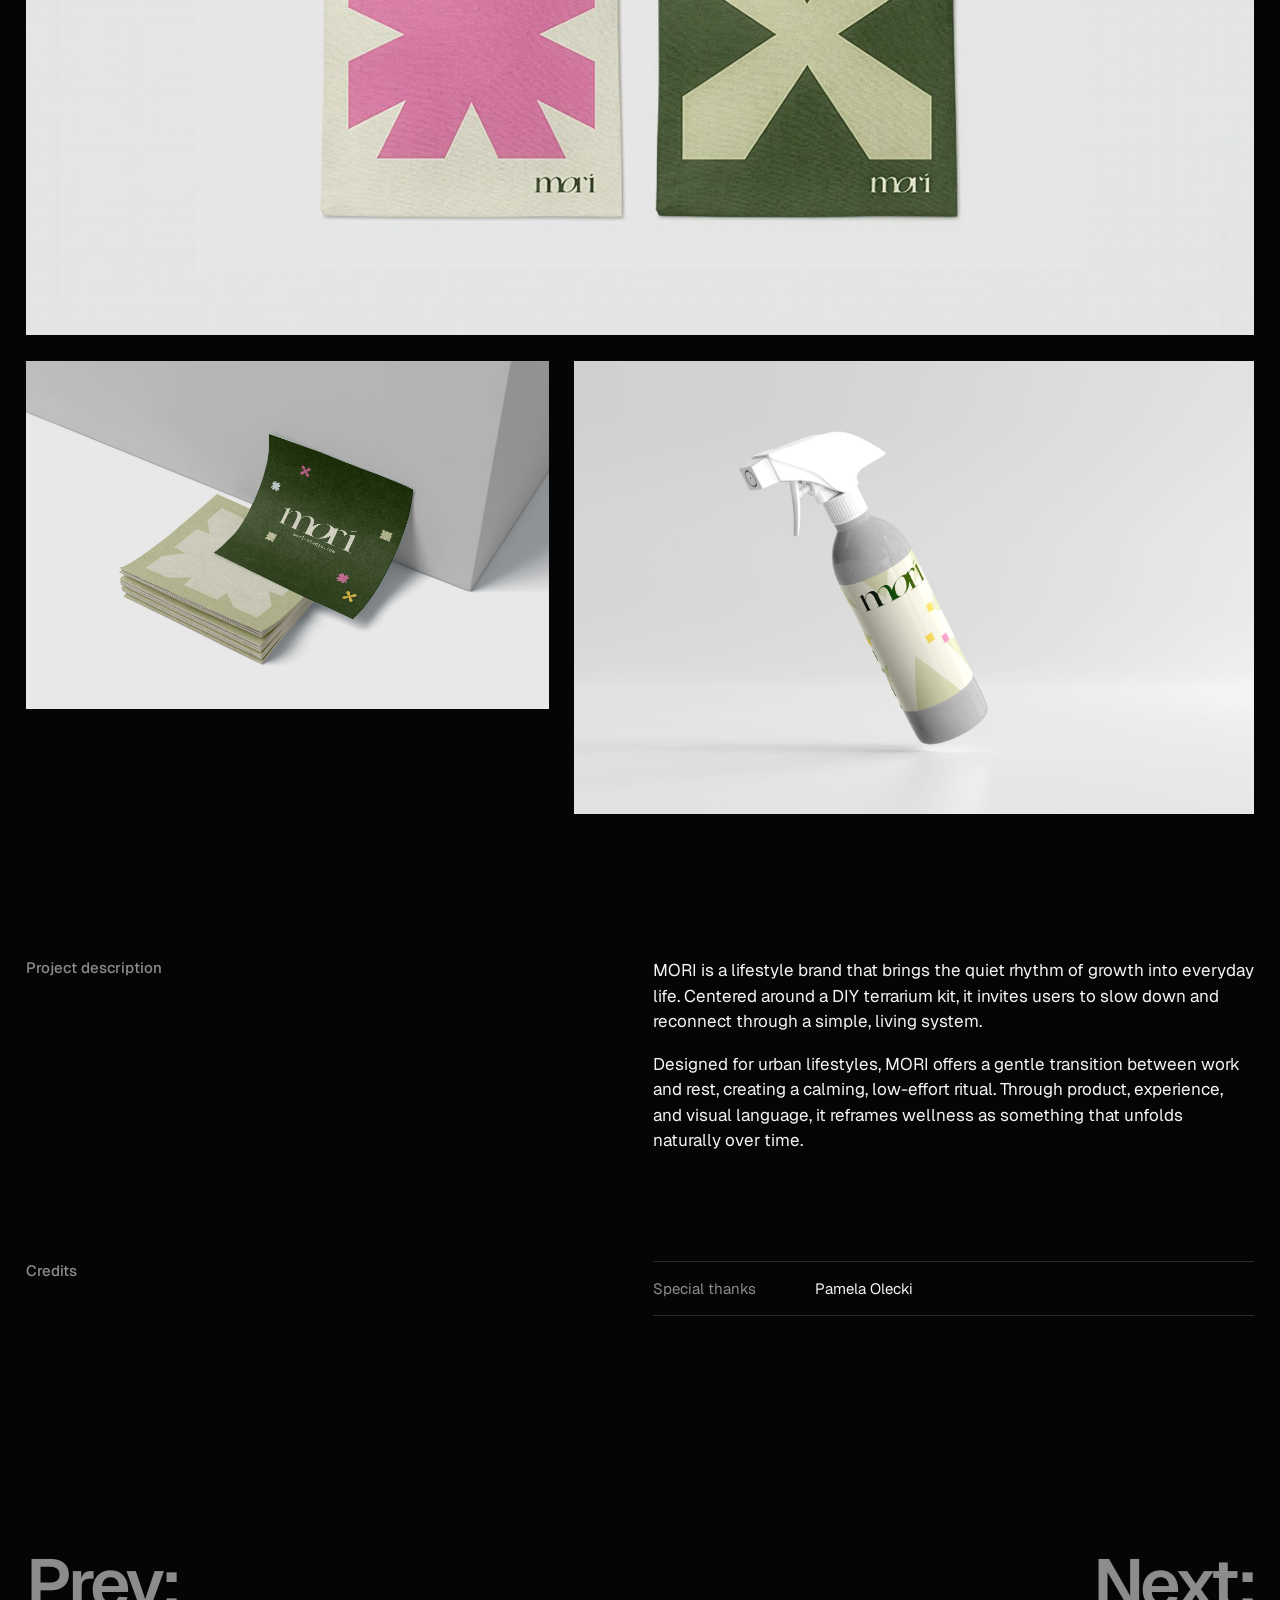
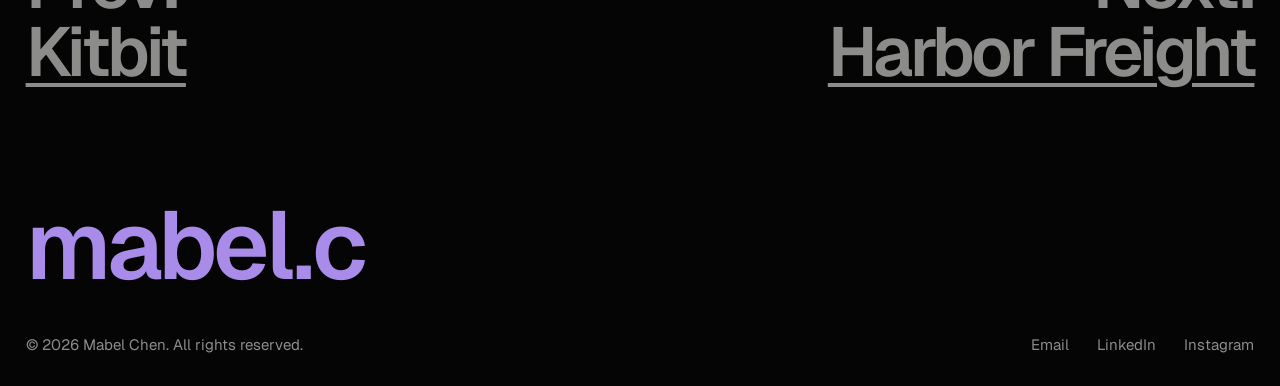
<file: mori.html>
<!doctype html>
<html lang="en">
<head>
<meta charset="utf-8">
<meta name="viewport" content="width=device-width, initial-scale=1, viewport-fit=cover">
<title>Mori — mabel.chen</title>
<meta name="description" content="Mori — brand identity, 2026.">
<link rel="icon" href="favicon.ico">
<link rel="preconnect" href="https://fonts.googleapis.com">
<link rel="preconnect" href="https://fonts.gstatic.com" crossorigin>
<link rel="stylesheet" href="https://fonts.googleapis.com/css2?family=Geist:wght@400..700&display=swap">
<link rel="stylesheet" href="style.css">
<script>try{if(localStorage.getItem('mc-theme')==='light')document.documentElement.setAttribute('data-theme','light')}catch(e){}</script>
</head>
<body>
<header class="hdr">
<a class="logo" href="index.html#selected" aria-label="mabel.chen — selected work"><span aria-hidden="true" style="display:inline-flex;align-items:flex-start"><span class="cube"><span class="cube-in"><span class="f f1">mabel</span><span class="f f2">m</span></span></span><span>.</span><span class="cube"><span class="cube-in"><span class="f f1">c</span><span class="f f2 fx">chen</span></span></span></span></a>
<nav aria-label="Primary"><a href="playground.html">playground</a><a href="about.html">about</a></nav>
</header>
<button type="button" class="tg" aria-label="Switch to day mode"><i></i></button>

<main class="page">
<section class="px">
<h1 class="p-title">Mori</h1>
<p class="p-sub">The quiet rhythm of growth, brought into everyday life.</p>
<dl class="meta" style="margin-bottom:0"><div><dt>Discipline</dt><dd>Brand Identity</dd></div><div><dt>Year</dt><dd>2026</dd></div><div><dt>Special thanks</dt><dd>Pamela Olecki</dd></div><div><dt>Research</dt><dd><a href="https://mabelchen.net/projects/mori_research.html" style="text-decoration:underline;text-underline-offset:3px">Mori Research Deck →</a></dd></div></dl>
</section>

<div class="px" style="margin-top:clamp(48px,7vh,96px)"><div class="media" style="aspect-ratio:1800 / 1200;"><img src="img/p/mori/01.jpg" alt="Mori — project image"></div></div>
<div class="px" style="margin-top:var(--pad)"><video class="film" src="img/p/mori/film.mp4" autoplay muted loop playsinline preload="metadata"></video></div>

<section class="split px" style="padding-top:clamp(96px,16vh,220px);padding-bottom:clamp(96px,16vh,220px)">
<div class="stack"><p class="stmt">A DIY terrarium kit that invites people to slow down and reconnect.</p><button type="button" class="rm" data-drawer="idea" aria-label="Read more"><span class="rm-l">Read More</span><svg width="18" height="18" viewBox="0 0 18 18" aria-hidden="true"><path d="M9 2v14M2 9h14" stroke="currentColor" stroke-width="1.6"/></svg></button></div>
<p class="body" style="align-self:end">Designed for urban lifestyles, MORI offers a gentle transition between work and rest — a calming, low-effort ritual built around a simple, living system.</p>
</section>

<section class="split px" style="gap:var(--pad);padding-bottom:var(--pad)">
<div class="media" style="aspect-ratio:2000 / 1500;align-self:start"><img src="img/p/mori/10.jpg" alt="Mori — project image" loading="lazy"></div>
<div class="tcol"><div class="stack"><p class="stmt-s">Through product, experience, and visual language, MORI reframes wellness as something that unfolds naturally over time.</p><button type="button" class="rm" data-drawer="d1" aria-label="Read more"><span class="rm-l">Read More</span><svg width="18" height="18" viewBox="0 0 18 18" aria-hidden="true"><path d="M9 2v14M2 9h14" stroke="currentColor" stroke-width="1.6"/></svg></button></div><p class="label">Product &amp; Experience</p></div>
</section>

<div class="gal px"><div class="jrow"><div class="media" style="flex:1 1 0;aspect-ratio:2000 / 1145"><img src="img/p/mori/02.jpg" alt="Mori — project image" loading="lazy"></div></div>
<div class="jrow"><div class="media" style="flex:1.45 1 0;aspect-ratio:2000 / 1044"><img src="img/p/mori/03.jpg" alt="Mori — project image" loading="lazy"></div><div class="media" style="flex:1 1 0;aspect-ratio:2000 / 1500"><img src="img/p/mori/04.jpg" alt="Mori — project image" loading="lazy"></div></div>
<div class="jrow"><div class="media" style="flex:1 1 0;aspect-ratio:2000 / 1333"><img src="img/p/mori/05.jpg" alt="Mori — project image" loading="lazy"></div><div class="media" style="flex:1.3 1 0;aspect-ratio:2000 / 1188"><img src="img/p/mori/06.jpg" alt="Mori — project image" loading="lazy"></div></div>
<div class="jrow"><div class="media" style="flex:1 1 0;aspect-ratio:2000 / 1500"><img src="img/p/mori/07.jpg" alt="Mori — project image" loading="lazy"></div></div>
<div class="jrow"><div class="media" style="flex:1.6 1 0;aspect-ratio:2000 / 1333"><img src="img/p/mori/08.jpg" alt="Mori — project image" loading="lazy"></div><div class="media" style="flex:1 1 0;aspect-ratio:2000 / 1218"><img src="img/p/mori/09.jpg" alt="Mori — project image" loading="lazy"></div></div>
<div class="jrow"><div class="media" style="flex:1 1 0;aspect-ratio:2000 / 1407"><img src="img/p/mori/11.jpg" alt="Mori — project image" loading="lazy"></div></div>
<div class="jrow"><div class="media" style="flex:1 1 0;aspect-ratio:1264 / 848"><img src="img/p/mori/12.jpg" alt="Mori — project image" loading="lazy"></div><div class="media" style="flex:1.15 1 0;aspect-ratio:1536 / 1024"><img src="img/p/mori/13.jpg" alt="Mori — project image" loading="lazy"></div></div>
<div class="jrow"><div class="media" style="flex:1 1 0;aspect-ratio:2000 / 1335"><img src="img/p/mori/14.jpg" alt="Mori — project image" loading="lazy"></div></div></div>

<section class="split px" style="padding-top:clamp(72px,12vh,180px);padding-bottom:clamp(72px,12vh,180px);gap:var(--pad)">
<div class="tcol"><div class="stack"><p class="stmt-s">A gentle transition between work and rest — a ritual that grows slowly, over time.</p><button type="button" class="rm" data-drawer="d2" aria-label="Read more"><span class="rm-l">Read More</span><svg width="18" height="18" viewBox="0 0 18 18" aria-hidden="true"><path d="M9 2v14M2 9h14" stroke="currentColor" stroke-width="1.6"/></svg></button></div><p class="label">Everyday Ritual</p></div>
<div class="media" style="aspect-ratio:2000 / 1294;align-self:center"><img src="img/p/mori/23.jpg" alt="Mori — project image" loading="lazy"></div>
</section>

<div class="gal px"><div class="jrow"><div class="media" style="flex:1.6 1 0;aspect-ratio:2000 / 1335"><img src="img/p/mori/15.jpg" alt="Mori — project image" loading="lazy"></div><div class="media" style="flex:1 1 0;aspect-ratio:2000 / 1237"><img src="img/p/mori/16.jpg" alt="Mori — project image" loading="lazy"></div></div>
<div class="jrow"><div class="media" style="flex:1 1 0;aspect-ratio:2000 / 1333"><img src="img/p/mori/17.jpg" alt="Mori — project image" loading="lazy"></div></div>
<div class="jrow"><div class="media" style="flex:1 1 0;aspect-ratio:2000 / 1500"><img src="img/p/mori/18.jpg" alt="Mori — project image" loading="lazy"></div><div class="media" style="flex:1.15 1 0;aspect-ratio:2000 / 1213"><img src="img/p/mori/19.jpg" alt="Mori — project image" loading="lazy"></div></div>
<div class="jrow"><div class="media" style="flex:1.25 1 0;aspect-ratio:2000 / 1500"><img src="img/p/mori/20.jpg" alt="Mori — project image" loading="lazy"></div><div class="media" style="flex:1 1 0;aspect-ratio:1376 / 768"><img src="img/p/mori/21.jpg" alt="Mori — project image" loading="lazy"></div></div>
<div class="jrow"><div class="media" style="flex:1 1 0;aspect-ratio:2000 / 1261"><img src="img/p/mori/22.jpg" alt="Mori — project image" loading="lazy"></div></div>
<div class="jrow"><div class="media" style="flex:1.45 1 0;aspect-ratio:2000 / 1196"><img src="img/p/mori/24.jpg" alt="Mori — project image" loading="lazy"></div><div class="media" style="flex:1 1 0;aspect-ratio:2000 / 1351"><img src="img/p/mori/25.jpg" alt="Mori — project image" loading="lazy"></div></div>
<div class="jrow"><div class="media" style="flex:1 1 0;aspect-ratio:2000 / 1225"><img src="img/p/mori/26.jpg" alt="Mori — project image" loading="lazy"></div></div>
<div class="jrow"><div class="media" style="flex:1 1 0;aspect-ratio:2000 / 1333"><img src="img/p/mori/27.jpg" alt="Mori — project image" loading="lazy"></div><div class="media" style="flex:1.3 1 0;aspect-ratio:2000 / 1334"><img src="img/p/mori/28.jpg" alt="Mori — project image" loading="lazy"></div></div></div>

<section class="split px" style="padding-top:clamp(96px,16vh,220px)">
<h2 class="small-h">Project description</h2>
<div><p class="desc">MORI is a lifestyle brand that brings the quiet rhythm of growth into everyday life. Centered around a DIY terrarium kit, it invites users to slow down and reconnect through a simple, living system.</p><p class="desc">Designed for urban lifestyles, MORI offers a gentle transition between work and rest, creating a calming, low-effort ritual. Through product, experience, and visual language, it reframes wellness as something that unfolds naturally over time.</p></div>
</section>
<section class="split px" style="padding-top:clamp(72px,10vh,140px)">
<h2 class="small-h">Credits</h2>
<div class="rows"><div><span class="k">Special thanks</span><span>Pamela Olecki</span></div></div>
</section>
<nav class="pn px" aria-label="More projects">
<a href="kitbit.html"><span>Prev:</span><u>Kitbit</u></a>
<a href="harbor-freight.html" style="text-align:right"><span>Next:</span><u>Harbor Freight</u></a>
</nav>
</main>
<footer class="contact pfoot" id="contact">
<a class="logo foot-logo" href="mailto:aestatis511@gmail.com" aria-label="Say hello — email Mabel Chen"><span aria-hidden="true" class="cube"><span class="cube-in"><span class="f f1">mabel.c</span><span class="f f2 fx">say hello</span></span></span></a>
<div class="foot"><span>© 2026 Mabel Chen. All rights reserved.</span><nav><a href="mailto:aestatis511@gmail.com">Email</a><a href="https://www.linkedin.com/in/mabel-chen-61757a385/" target="_blank" rel="noopener">LinkedIn</a><a href="https://www.instagram.com/aestatis_mare?igsh=OGQ5ZDc2ODk2ZA==" target="_blank" rel="noopener">Instagram</a></nav></div>
</footer>
<div class="drawer" aria-hidden="true">
<div class="dim"></div>
<aside role="dialog" aria-modal="true" aria-label="Mori details">
<button type="button" class="dx" aria-label="Close"><svg width="18" height="18" viewBox="0 0 18 18" aria-hidden="true"><path d="M3 3l12 12M15 3L3 15" stroke="currentColor" stroke-width="1.6"/></svg></button>
<h2>Mori</h2>
<p class="d-lead"></p>
<h3>In brief</h3>
<div class="d-body"></div>
</aside>
</div>
<template id="d-idea" data-lead="A DIY terrarium kit that invites people to slow down and reconnect." data-label="In brief"><p>MORI is a lifestyle brand that brings the quiet rhythm of growth into everyday life. Centered around a DIY terrarium kit, it invites users to slow down and reconnect through a simple, living system.</p><p>Designed for urban lifestyles, MORI offers a gentle transition between work and rest, creating a calming, low-effort ritual. Through product, experience, and visual language, it reframes wellness as something that unfolds naturally over time.</p></template><template id="d-d1" data-lead="Through product, experience, and visual language, MORI reframes wellness as something that unfolds naturally over time." data-label="Product &amp; Experience"><p>Designed for urban lifestyles, MORI offers a gentle transition between work and rest, creating a calming, low-effort ritual. Through product, experience, and visual language, it reframes wellness as something that unfolds naturally over time.</p></template><template id="d-d2" data-lead="A gentle transition between work and rest." data-label="Everyday Ritual"><p>Designed for urban lifestyles, MORI offers a gentle transition between work and rest, creating a calming, low-effort ritual. Through product, experience, and visual language, it reframes wellness as something that unfolds naturally over time.</p><p>MORI is a lifestyle brand that brings the quiet rhythm of growth into everyday life. Centered around a DIY terrarium kit, it invites users to slow down and reconnect through a simple, living system.</p></template>
<div class="cur" aria-hidden="true"><i></i></div>
<script src="main.js"></script>
</body>
</html>
</file>
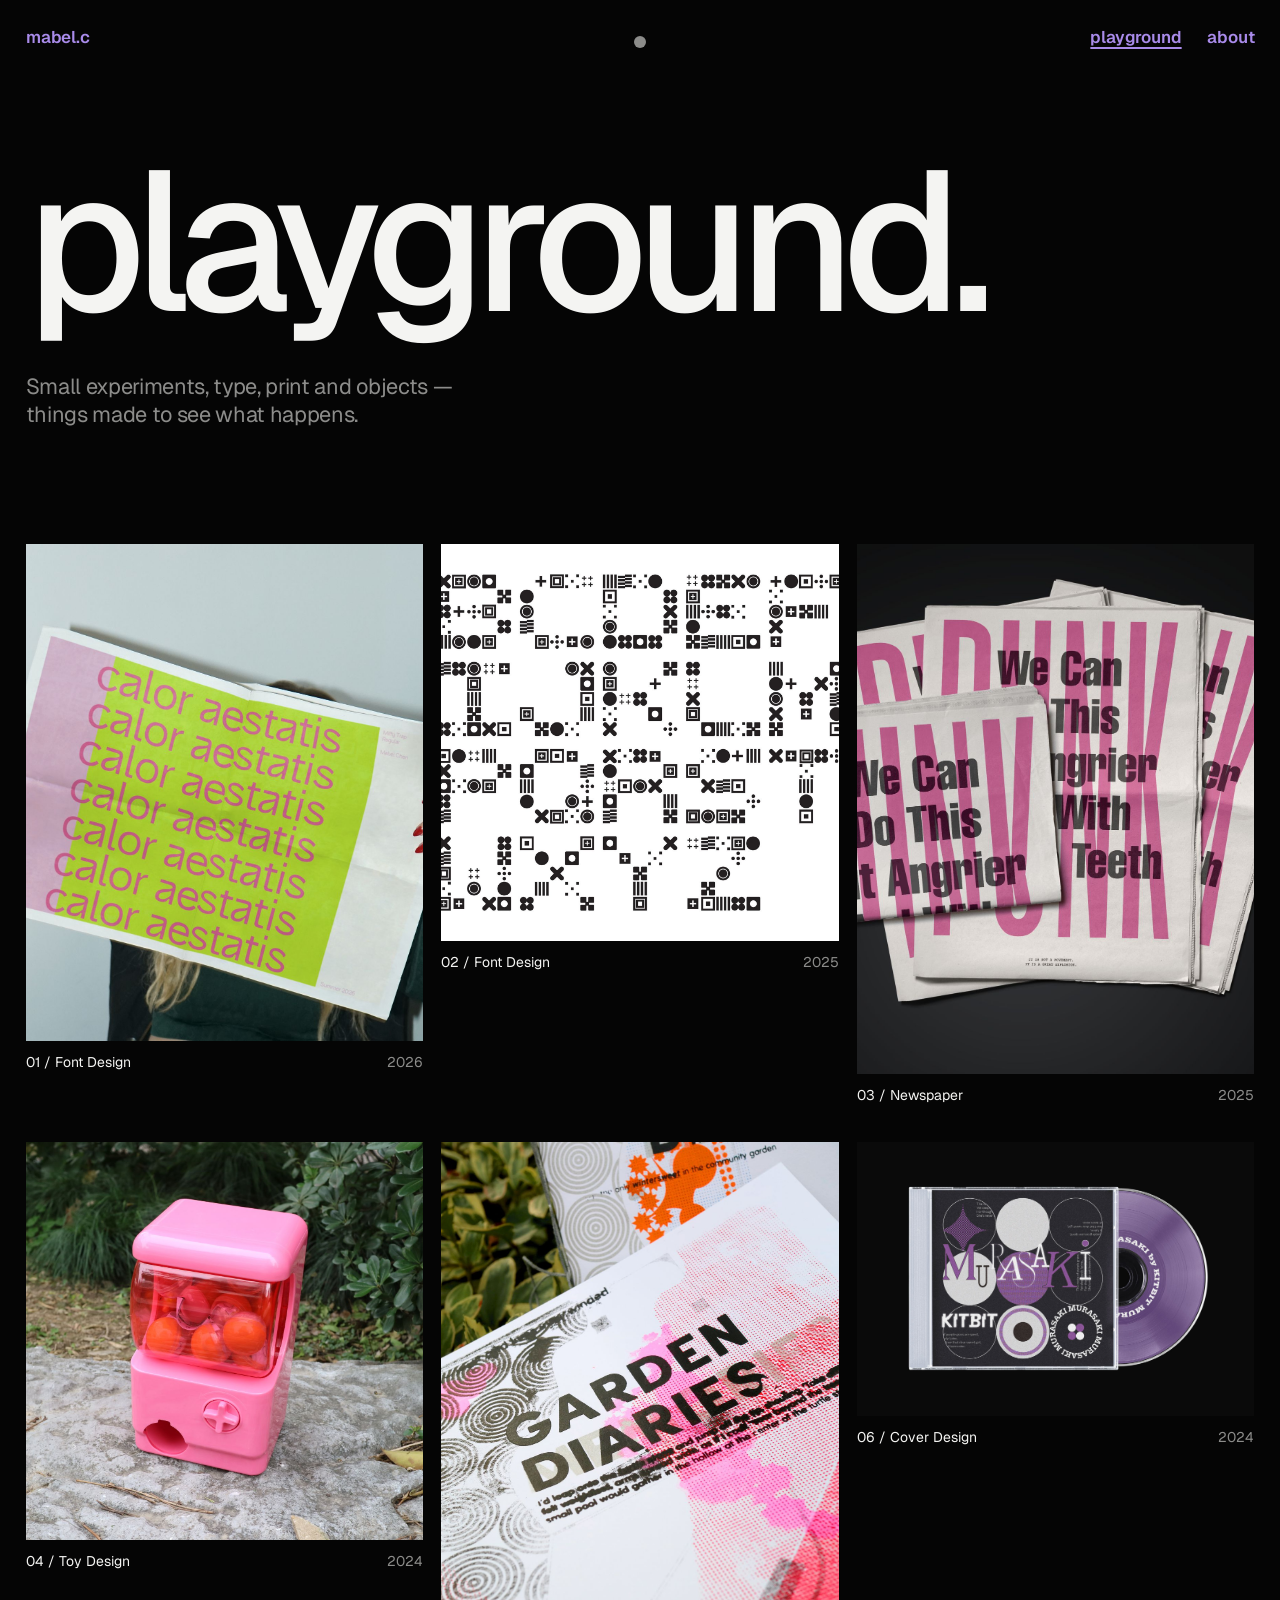
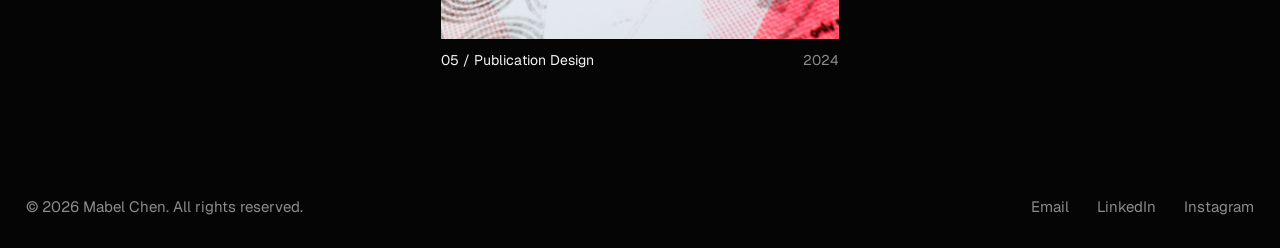
<file: playground.html>
<!doctype html>
<html lang="en">
<head>
<meta charset="utf-8">
<meta name="viewport" content="width=device-width, initial-scale=1, viewport-fit=cover">
<title>playground — mabel.chen</title>
<meta name="description" content="Experiments and side projects by Mabel Chen.">
<link rel="icon" href="favicon.ico">
<link rel="preconnect" href="https://fonts.googleapis.com">
<link rel="preconnect" href="https://fonts.gstatic.com" crossorigin>
<link rel="stylesheet" href="https://fonts.googleapis.com/css2?family=Geist:wght@400..700&display=swap">
<link rel="stylesheet" href="style.css">
<script>try{if(localStorage.getItem('mc-theme')==='light')document.documentElement.setAttribute('data-theme','light')}catch(e){}</script>
</head>
<body>
<header class="hdr">
<a class="logo" href="index.html#selected" aria-label="mabel.chen — selected work"><span aria-hidden="true" style="display:inline-flex;align-items:flex-start"><span class="cube"><span class="cube-in"><span class="f f1">mabel</span><span class="f f2">m</span></span></span><span>.</span><span class="cube"><span class="cube-in"><span class="f f1">c</span><span class="f f2 fx">chen</span></span></span></span></a>
<nav aria-label="Primary"><a href="playground.html" aria-current="page">playground</a><a href="about.html">about</a></nav>
</header>
<button type="button" class="tg" aria-label="Switch to day mode"><i></i></button>

<main class="page px">
<h1 class="big">playground.</h1>
<p class="lede">Small experiments, type, print and objects — things made to see what happens.</p>
<div class="pg-grid"><figure><a class="im" href="https://mabelchen.net/projects/miffy_trap.html" style="aspect-ratio:4 / 5"><img class="cover" src="img/pg-miffy-trap.jpg" alt="" loading="lazy"></a><figcaption><span>01 / Font Design</span><span>2026</span></figcaption></figure><figure><a class="im" href="https://mabelchen.net/projects/random_glyph.html" style="aspect-ratio:1 / 1"><img class="cover" src="img/pg-random-glyph.jpg" alt="" loading="lazy"></a><figcaption><span>02 / Font Design</span><span>2025</span></figcaption></figure><figure><a class="im" href="https://mabelchen.net/projects/punk.html" style="aspect-ratio:3 / 4"><img class="cover" src="img/pg-punk.jpg" alt="" loading="lazy"></a><figcaption><span>03 / Newspaper</span><span>2025</span></figcaption></figure><figure><a class="im" href="https://mabelchen.net/projects/gatcha_box.html" style="aspect-ratio:1 / 1"><img class="cover" src="img/pg-gatcha.jpg" alt="" loading="lazy"></a><figcaption><span>04 / Toy Design</span><span>2024</span></figcaption></figure><figure><a class="im" href="https://mabelchen.net/projects/garden_diaries.html" style="aspect-ratio:4 / 5"><img class="cover" src="img/pg-garden.jpg" alt="" loading="lazy"></a><figcaption><span>05 / Publication Design</span><span>2024</span></figcaption></figure><figure><a class="im" href="https://mabelchen.net/projects/album_cover.html" style="aspect-ratio:16 / 11"><img class="cover" src="img/pg-album.jpg" alt="" loading="lazy"></a><figcaption><span>06 / Cover Design</span><span>2024</span></figcaption></figure></div>
</main>
<footer class="contact" id="contact" style="padding-top:clamp(96px,10vw,160px)">
<div class="foot"><span>© 2026 Mabel Chen. All rights reserved.</span><nav><a href="mailto:aestatis511@gmail.com">Email</a><a href="https://www.linkedin.com/in/mabel-chen-61757a385/" target="_blank" rel="noopener">LinkedIn</a><a href="https://www.instagram.com/aestatis_mare?igsh=OGQ5ZDc2ODk2ZA==" target="_blank" rel="noopener">Instagram</a></nav></div>
</footer>
<div class="cur" aria-hidden="true"><i></i></div>
<script src="main.js"></script>
</body>
</html>
</file>
<file: style.css>
/* mabel.c — v2 */
:root {
  --bg: #050505; --fg: #F4F4F2; --muted: #8C8C8A; --line: #2A2A2A;
  --block: #D9D9D9; --hover: #111111; --pill: #1C1C1C; --accent: #A98BEA;
  --pad: clamp(16px, 2vw, 32px);
  --ease: cubic-bezier(.22, 1, .36, 1);
}
html[data-theme="light"] {
  --bg: #F4F4F1; --fg: #0A0A0A; --muted: #6E6E6B; --line: #D4D4D0;
  --block: #CFCFCB; --hover: #EAEAE6; --pill: #E3E3DF; --accent: #7C5BD6;
}
* { box-sizing: border-box; }
html, body { margin: 0; }
body {
  background: var(--bg); color: var(--fg);
  font-family: 'Geist', 'Helvetica Neue', Helvetica, Arial, sans-serif;
  -webkit-font-smoothing: antialiased;
  transition: background-color .5s ease, color .5s ease;
}
a { color: inherit; text-decoration: none; }
a:hover { opacity: .7; }
a:focus-visible, button:focus-visible { outline: 2px solid currentColor; outline-offset: 4px; }
img { display: block; max-width: 100%; }
.ph { background: var(--block); }
.cover { width: 100%; height: 100%; object-fit: cover; }
.sr { position: absolute; width: 1px; height: 1px; overflow: hidden; clip-path: inset(50%); white-space: nowrap; margin: 0; }

/* ---------- header ---------- */
.hdr {
  position: fixed; z-index: 40; top: 0; left: 0; right: 0;
  padding: 28px var(--pad) 0; display: flex; justify-content: space-between; align-items: flex-start;
  transition: opacity .3s ease;
}
.hdr a, .logo { font-size: 17px; font-weight: 600; letter-spacing: -0.01em; line-height: 1.1; color: var(--accent); }
.hdr nav { display: flex; gap: clamp(16px, 2vw, 28px); }
.hdr nav a[aria-current="page"] { text-decoration: underline; text-underline-offset: 4px; text-decoration-thickness: 1.5px; }
.logo { display: inline-flex; align-items: flex-start; }
.logo:hover { opacity: 1; }
.cube { display: inline-grid; perspective: 8em; vertical-align: top; }
.cube-in { position: relative; display: grid; transform-style: preserve-3d; transform: translateZ(-0.55em); transition: transform .7s cubic-bezier(.65,0,.35,1); }
.cube:hover .cube-in { transform: translateZ(-0.55em) rotateX(90deg); }
.f { grid-area: 1 / 1; display: block; line-height: 1.1em; height: 1.1em; backface-visibility: hidden; -webkit-backface-visibility: hidden; justify-self: start; }
.f1 { transform: translateZ(0.55em); }
.f2 { transform: rotateX(-90deg) translateZ(0.55em); color: var(--fg); }
.fx { position: absolute; left: 0; top: 0; white-space: nowrap; }

.tg {
  position: fixed; z-index: 50; top: 26px; left: 50%; transform: translateX(-50%);
  width: 32px; height: 32px; padding: 0; border: 0; background: transparent; color: var(--muted);
  display: flex; align-items: center; justify-content: center;
}
.tg i { width: 12px; height: 12px; border-radius: 50%; background: currentColor; }

/* ---------- cursor ---------- */
.cur { display: none; }
@media (hover: hover) and (pointer: fine) {
  .cur { display: block; position: fixed; left: 0; top: 0; z-index: 9999; pointer-events: none; mix-blend-mode: difference; opacity: 0; transition: opacity .2s; will-change: transform; }
  .cur i { display: block; width: 12px; height: 12px; margin: -6px 0 0 -6px; border-radius: 50%; background: #fff; transition: transform .45s cubic-bezier(.22,1.2,.36,1); }
  * { cursor: none !important; }
}

/* ---------- hero (home) ---------- */
.hero { position: relative; height: calc(100vh * 7.1); }
.stage { position: sticky; top: 0; height: 100vh; overflow: hidden; }
.layer { position: absolute; inset: 0; padding: 0 var(--pad); display: flex; flex-direction: column; pointer-events: none; }
.intro {
  position: absolute; inset: 0; z-index: 3; border: 0; margin: 0; padding: 0; background: var(--bg);
  display: flex; align-items: center; justify-content: center; font-family: inherit;
}
.intro .logo { font-size: clamp(28px, 3.4vw, 56px); }

.sent { padding-top: clamp(120px, 17vh, 230px); }
.sent-grid { display: grid; width: 100%; font-weight: 600; font-size: clamp(30px, 8.4vw, 420px); line-height: 1; letter-spacing: -0.03em; white-space: nowrap; }
.row { display: flex; align-items: flex-start; }
.sb { display: block; flex: none; width: 1.82em; height: 1em; overflow: hidden; }
.sb img { width: 100%; height: 100%; object-fit: cover; }
[data-k] { opacity: 0; }

.vals { justify-content: center; padding-top: clamp(72px, 8vh, 120px); padding-bottom: clamp(64px, 10vh, 160px); }
.vals-in { font-weight: 500; font-size: clamp(64px, min(15.5vw, 18vh), 640px); line-height: 0.8; letter-spacing: -0.06em; white-space: nowrap; }
.vals-in > span { display: block; }
.emo { position: absolute; left: 0.02em; bottom: calc(100% + 0.033em); height: min(calc(clamp(30px, 8.4vw, 420px) * 2.4), 1.68em); aspect-ratio: 1.82 / 2.4; overflow: hidden; }

.zoom { position: absolute; z-index: 2; overflow: hidden; display: none; pointer-events: none; }
.zoom .zi { position: absolute; inset: 0; overflow: hidden; }
.zoom .zi img { position: absolute; inset: 0; width: 100%; height: 100%; object-fit: cover; }
.zoom .cap {
  position: absolute; left: 0; right: 0; bottom: 0; padding: 60px var(--pad) 28px;
  display: flex; justify-content: space-between; align-items: baseline;
  font-size: 17px; font-weight: 600; letter-spacing: -0.01em; color: #fff;
  background: linear-gradient(to top, rgba(0,0,0,.35), rgba(0,0,0,0));
}
.zoom:hover { opacity: 1; }

/* ---------- marquee ---------- */
.mq-wrap { position: relative; padding: clamp(200px, 32vh, 380px) 0 clamp(220px, 36vh, 420px); overflow: hidden; }
.mq-wrap .trail { position: absolute; inset: 0; width: 100%; height: 100%; pointer-events: none; z-index: 0; }
.mq-wrap h2 { position: relative; z-index: 1; margin: 0; font-weight: 500; font-size: clamp(64px, 15.5vw, 640px); line-height: 1; letter-spacing: -0.06em; white-space: nowrap; }
.mq { display: inline-flex; will-change: transform; }
.mq span { padding-right: 0.5em; flex: none; }

/* ---------- stacked cards ---------- */
.cards { --tt: clamp(32px, min(7.4vw, 10vh), 300px); --strip: calc(var(--tt) * 1.12 + 30px); position: relative; }
.cards-hold { height: 35vh; }
.card {
  position: sticky; top: calc(72px + var(--i) * var(--strip));
  padding: 14px var(--pad) var(--pad); display: grid; grid-template-columns: minmax(0, 1.1fr) minmax(0, 0.9fr);
  align-content: start; gap: var(--pad);
}
.card-l { display: flex; flex-direction: column; justify-content: space-between; gap: 32px; min-width: 0; }
.card h3 { margin: 0; font-size: var(--tt); font-weight: 500; line-height: 1; letter-spacing: -0.045em; white-space: nowrap; }
.card-b { display: flex; flex-wrap: wrap; align-items: flex-end; gap: 24px clamp(24px, 4vw, 72px); }
.card-b p { margin: 0; flex: 1 1 280px; max-width: 26ch; font-size: clamp(18px, 1.8vw, 34px); line-height: 1.18; letter-spacing: -0.02em; }
.card-b ul { margin: 0; padding: 0; list-style: none; font-size: clamp(14px, 1.05vw, 18px); line-height: 1.45; }
.card-img { align-self: start; width: 100%; aspect-ratio: 3 / 2; max-height: 100%; border-radius: 6px; overflow: hidden; }
.card-img:hover { opacity: 1; }
.card-img img { width: 100%; height: 100%; object-fit: cover; transition: transform .8s var(--ease); }
.card-img:hover img { transform: scale(1.03); }

/* ---------- footer ---------- */
.contact { padding: clamp(160px, 26vh, 320px) var(--pad) 32px; display: flex; flex-direction: column; gap: 64px; }
.contact .mail { font-size: clamp(34px, 5.6vw, 92px); font-weight: 600; letter-spacing: -0.03em; line-height: 1; }
.foot { display: flex; justify-content: space-between; flex-wrap: wrap; gap: 16px; font-size: 15px; color: var(--muted); }
.foot nav { display: flex; gap: 28px; }

/* ---------- inner pages ---------- */
.page { padding-top: clamp(120px, 18vh, 220px); }
.big { margin: 0; font-weight: 500; font-size: clamp(64px, 15.5vw, 640px); line-height: 0.8; letter-spacing: -0.06em; }
.big3 { margin: 0; font-weight: 500; font-size: clamp(44px, 9.6vw, 380px); line-height: 0.9; letter-spacing: -0.055em; white-space: nowrap; }
.big3 span { display: block; }
.lede { margin: clamp(32px, 4vw, 56px) 0 0; max-width: 34ch; font-size: clamp(18px, 1.7vw, 26px); line-height: 1.3; letter-spacing: -0.015em; color: var(--muted); }
.px { padding-left: var(--pad); padding-right: var(--pad); }
.pg-grid { display: grid; grid-template-columns: repeat(auto-fill, minmax(min(380px, 100%), 1fr)); gap: clamp(32px, 3vw, 48px) clamp(12px, 1.4vw, 20px); align-items: start; margin-top: clamp(72px, 9vw, 140px); }
.pg-grid figure { margin: 0; display: flex; flex-direction: column; gap: 12px; }
.pg-grid .im { overflow: hidden; }
.pg-grid figcaption { display: flex; justify-content: space-between; font-size: 14px; }
.pg-grid figcaption span + span { color: var(--muted); }
.rows { display: flex; flex-direction: column; border-top: 1px solid var(--line); font-size: 15px; line-height: 1.4; }
.rows > div { display: grid; grid-template-columns: minmax(110px, 1fr) 3fr; gap: 16px; padding: 16px 0; border-bottom: 1px solid var(--line); }
.rows .k { color: var(--muted); }
.mini { margin-top: 2px; color: var(--muted); }

/* ---------- project page ---------- */
.p-title { margin: 0; font-weight: 500; font-size: clamp(56px, 9vw, 300px); line-height: 0.95; letter-spacing: -0.05em; }
.p-sub { margin: 0.25em 0 0; max-width: 22ch; font-size: clamp(26px, 3vw, 56px); line-height: 1.08; letter-spacing: -0.03em; font-weight: 500; color: var(--muted); }
.meta { display: grid; grid-template-columns: repeat(auto-fit, minmax(180px, 1fr)); gap: 24px; margin-top: clamp(56px, 8vh, 112px); padding-top: 20px; border-top: 1px solid var(--line); font-size: 15px; line-height: 1.45; }
.meta dt { color: var(--muted); }
.meta dd { margin: 0; }
.media { overflow: hidden; background: var(--block); }
.media img { width: 100%; height: 100%; object-fit: cover; }
.split { display: grid; grid-template-columns: repeat(auto-fit, minmax(300px, 1fr)); gap: 24px var(--pad); }
.stmt { margin: 0; font-size: clamp(28px, 3.2vw, 60px); line-height: 1.04; letter-spacing: -0.035em; font-weight: 600; max-width: 18ch; }
.stmt-s { margin: 0; font-size: clamp(24px, 2.4vw, 44px); line-height: 1.06; letter-spacing: -0.03em; font-weight: 600; max-width: 24ch; }
.body { margin: 0; max-width: 42ch; font-size: clamp(16px, 1.2vw, 20px); line-height: 1.45; color: var(--muted); }
.label { margin: 0; font-size: clamp(20px, 1.8vw, 32px); font-weight: 600; letter-spacing: -0.02em; color: var(--muted); }
.stack { display: flex; flex-direction: column; align-items: flex-start; gap: clamp(24px, 3vw, 40px); }
.tcol { display: flex; flex-direction: column; justify-content: space-between; gap: 48px; padding: clamp(8px, 2vw, 40px) 0; }
.pair { display: flex; flex-wrap: wrap; align-items: flex-end; gap: var(--pad); }
.small-h { margin: 0; font-size: 15px; font-weight: 500; color: var(--muted); }
.desc { margin: 0 0 1em; max-width: 60ch; font-size: clamp(17px, 1.3vw, 22px); line-height: 1.5; }

/* justified image rows */
.gal { display: flex; flex-direction: column; gap: var(--pad); }
.jrow { display: flex; gap: var(--pad); align-items: flex-start; }
.jrow .media { min-width: 0; }
.film { display: block; width: 100%; height: auto; background: var(--block); }
@media (max-width: 720px) {
  .jrow { flex-wrap: wrap; }
  .jrow .media { flex: 1 1 100% !important; }
}

/* prev / next */
.pn { display: flex; justify-content: space-between; align-items: flex-start; flex-wrap: wrap; gap: 32px; padding-top: clamp(160px, 26vh, 340px); }
.pn a { display: flex; flex-direction: column; font-size: clamp(40px, 5.4vw, 120px); font-weight: 600; line-height: 0.98; letter-spacing: -0.05em; color: var(--muted); transition: color .3s ease; }
.pn a:last-child { align-items: flex-end; }
.pn a:hover { opacity: 1; color: var(--fg); }
.pn u { text-decoration-thickness: 0.06em; text-underline-offset: 0.1em; }

/* project footer */
.pfoot { padding-top: clamp(180px, 30vh, 380px); gap: clamp(28px, 4vh, 48px); }
.page ~ .pfoot { padding-top: clamp(88px, 12vh, 160px); }
.foot-logo { font-size: clamp(48px, 7.5vw, 150px); letter-spacing: -0.04em; align-self: flex-start; }
.foot-logo .f2 { color: var(--fg); }

/* read more pill */
.rm { display: inline-flex; align-items: center; height: 48px; padding: 0 15px; border: 0; border-radius: 999px; background: var(--pill); color: var(--fg); font-family: inherit; font-size: 17px; font-weight: 600; letter-spacing: -0.02em; transition: background-color .3s ease; }
.rm-l { display: inline-block; max-width: 0; opacity: 0; overflow: hidden; white-space: nowrap; transition: max-width .45s var(--ease), opacity .3s ease, margin .45s var(--ease); }
.rm:hover .rm-l, .rm:focus-visible .rm-l { max-width: 110px; opacity: 1; margin: 0 12px 0 6px; }

/* drawer */
.drawer { position: fixed; inset: 0; z-index: 60; pointer-events: none; }
.drawer.open { pointer-events: auto; }
.drawer .dim { position: absolute; inset: 0; background: rgba(0,0,0,.6); opacity: 0; transition: opacity .5s ease; }
.drawer.open .dim { opacity: 1; }
.drawer aside {
  position: absolute; top: 0; right: 0; bottom: 0; width: min(720px, 100%); overflow-y: auto;
  background: #F4F4F1; color: #0A0A0A; padding: clamp(28px, 4vw, 64px) clamp(24px, 5vw, 96px) 80px;
  transform: translateX(100%); transition: transform .65s var(--ease);
}
.drawer.open aside { transform: none; }
.dx { position: absolute; top: clamp(20px, 3vw, 40px); right: clamp(20px, 3vw, 40px); width: 56px; height: 56px; border: 0; border-radius: 50%; background: #E8E8E4; color: #0A0A0A; display: flex; align-items: center; justify-content: center; }
.drawer h2 { margin: clamp(32px, 4vw, 56px) 0 0; font-size: clamp(48px, 5vw, 96px); font-weight: 500; line-height: 1; letter-spacing: -0.045em; }
.drawer .d-lead { margin: clamp(32px, 4vw, 56px) 0 0; font-size: clamp(24px, 2.2vw, 36px); line-height: 1.15; letter-spacing: -0.025em; font-weight: 600; max-width: 26ch; }
.drawer h3 { margin: clamp(72px, 10vh, 140px) 0 0; font-size: clamp(18px, 1.4vw, 22px); font-weight: 600; letter-spacing: -0.01em; }
.drawer .d-body p { margin: 22px 0 0; font-size: clamp(18px, 1.4vw, 22px); line-height: 1.4; max-width: 40ch; }
.drawer .d-body h4 { margin: 40px 0 0; font-size: 15px; font-weight: 600; color: #6E6E6B; }

@media (max-width: 600px) {
  .tg { top: auto; bottom: calc(16px + env(safe-area-inset-bottom, 0px)); left: auto; right: 12px; transform: none; }
}
@media (max-width: 720px) {
  .card { grid-template-columns: 1fr; }
  .card-img { display: none; }
}
@media (prefers-reduced-motion: reduce) {
  .cube-in, .drawer aside, .drawer .dim, .rm-l { transition: none; }
}
</file>
